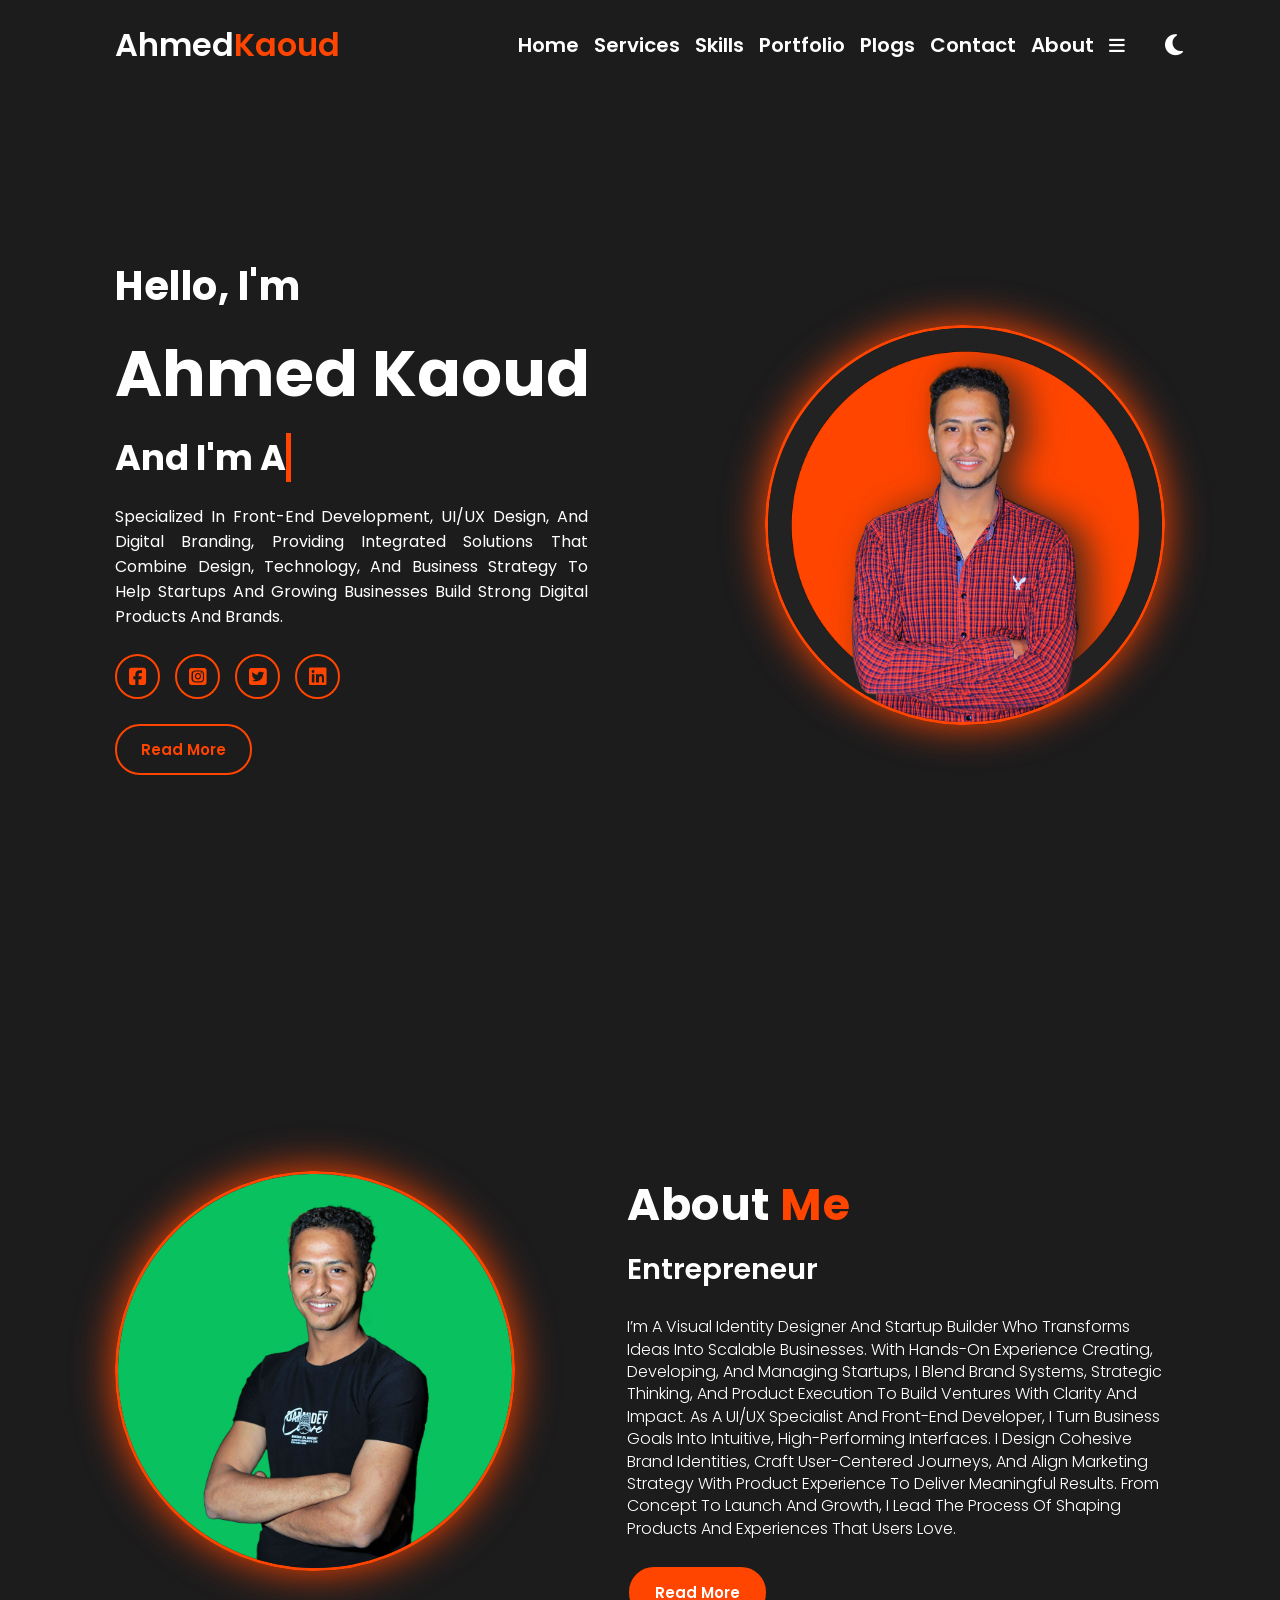
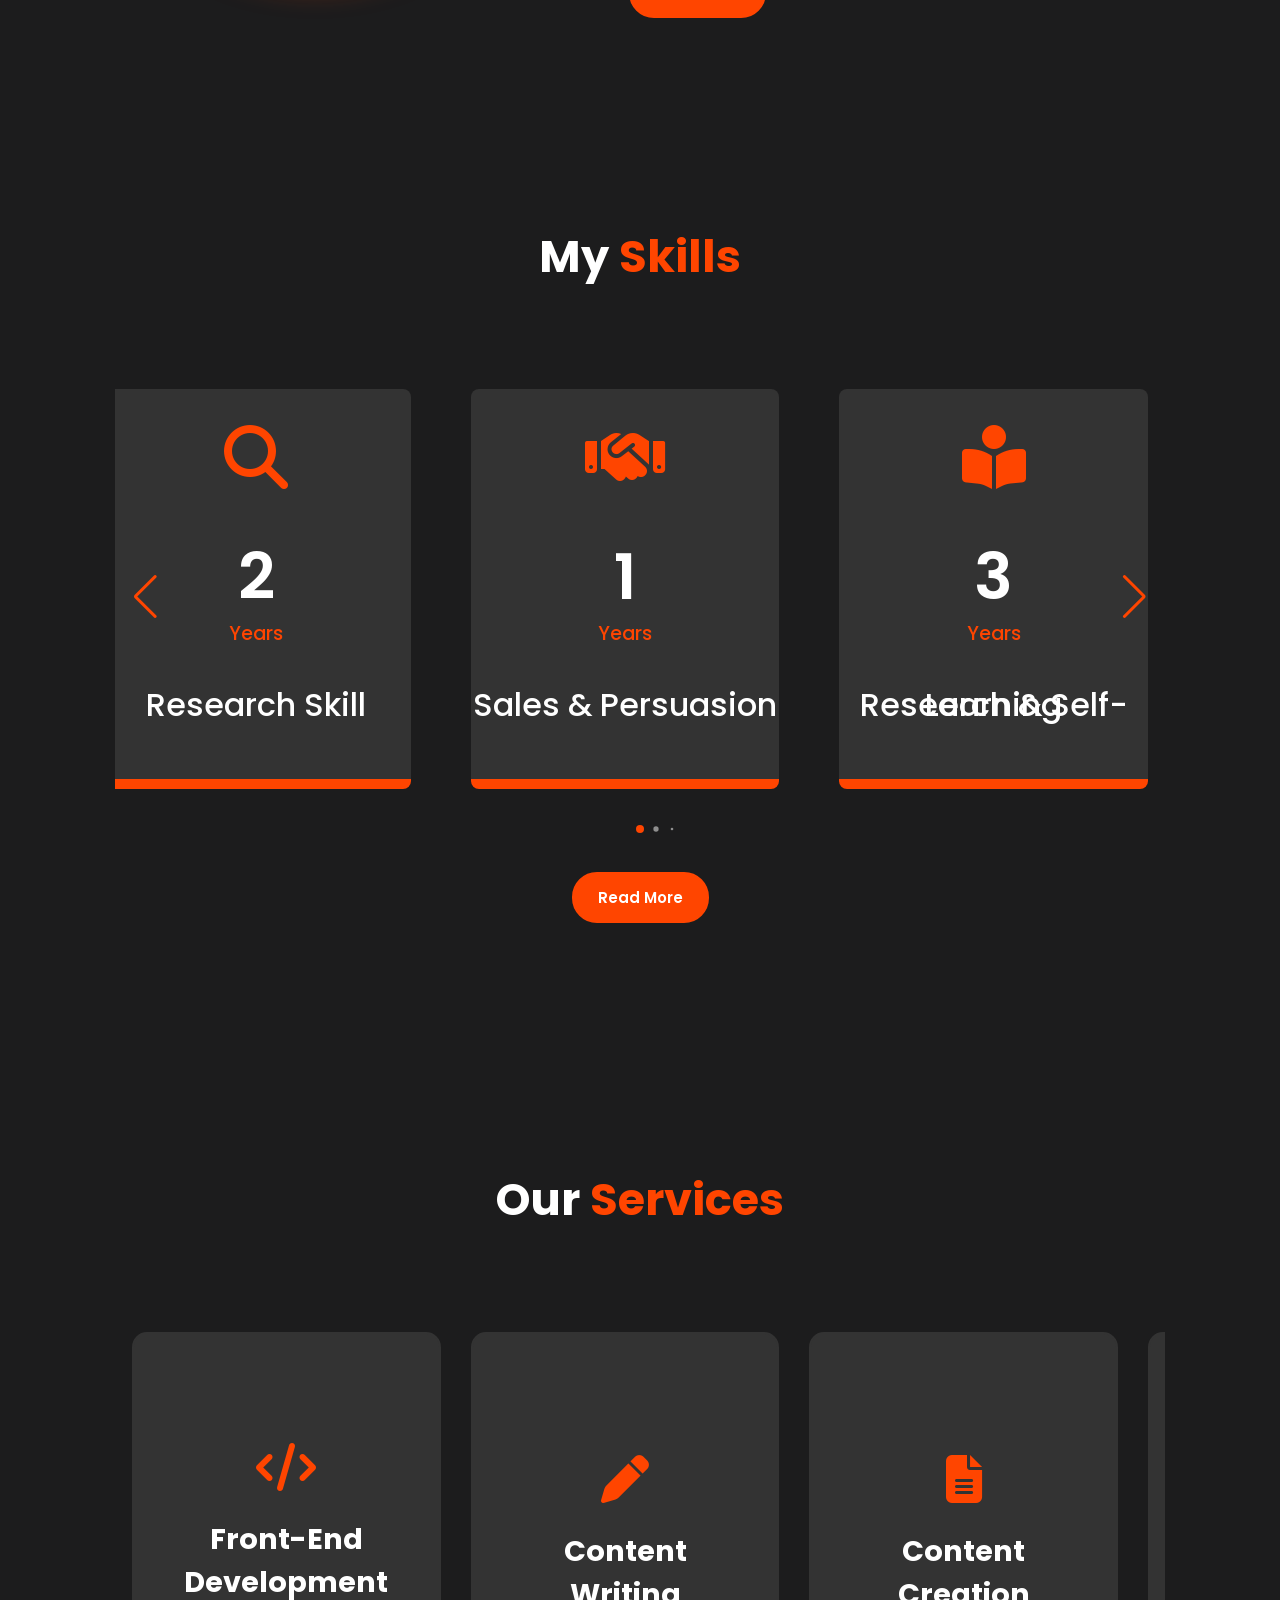
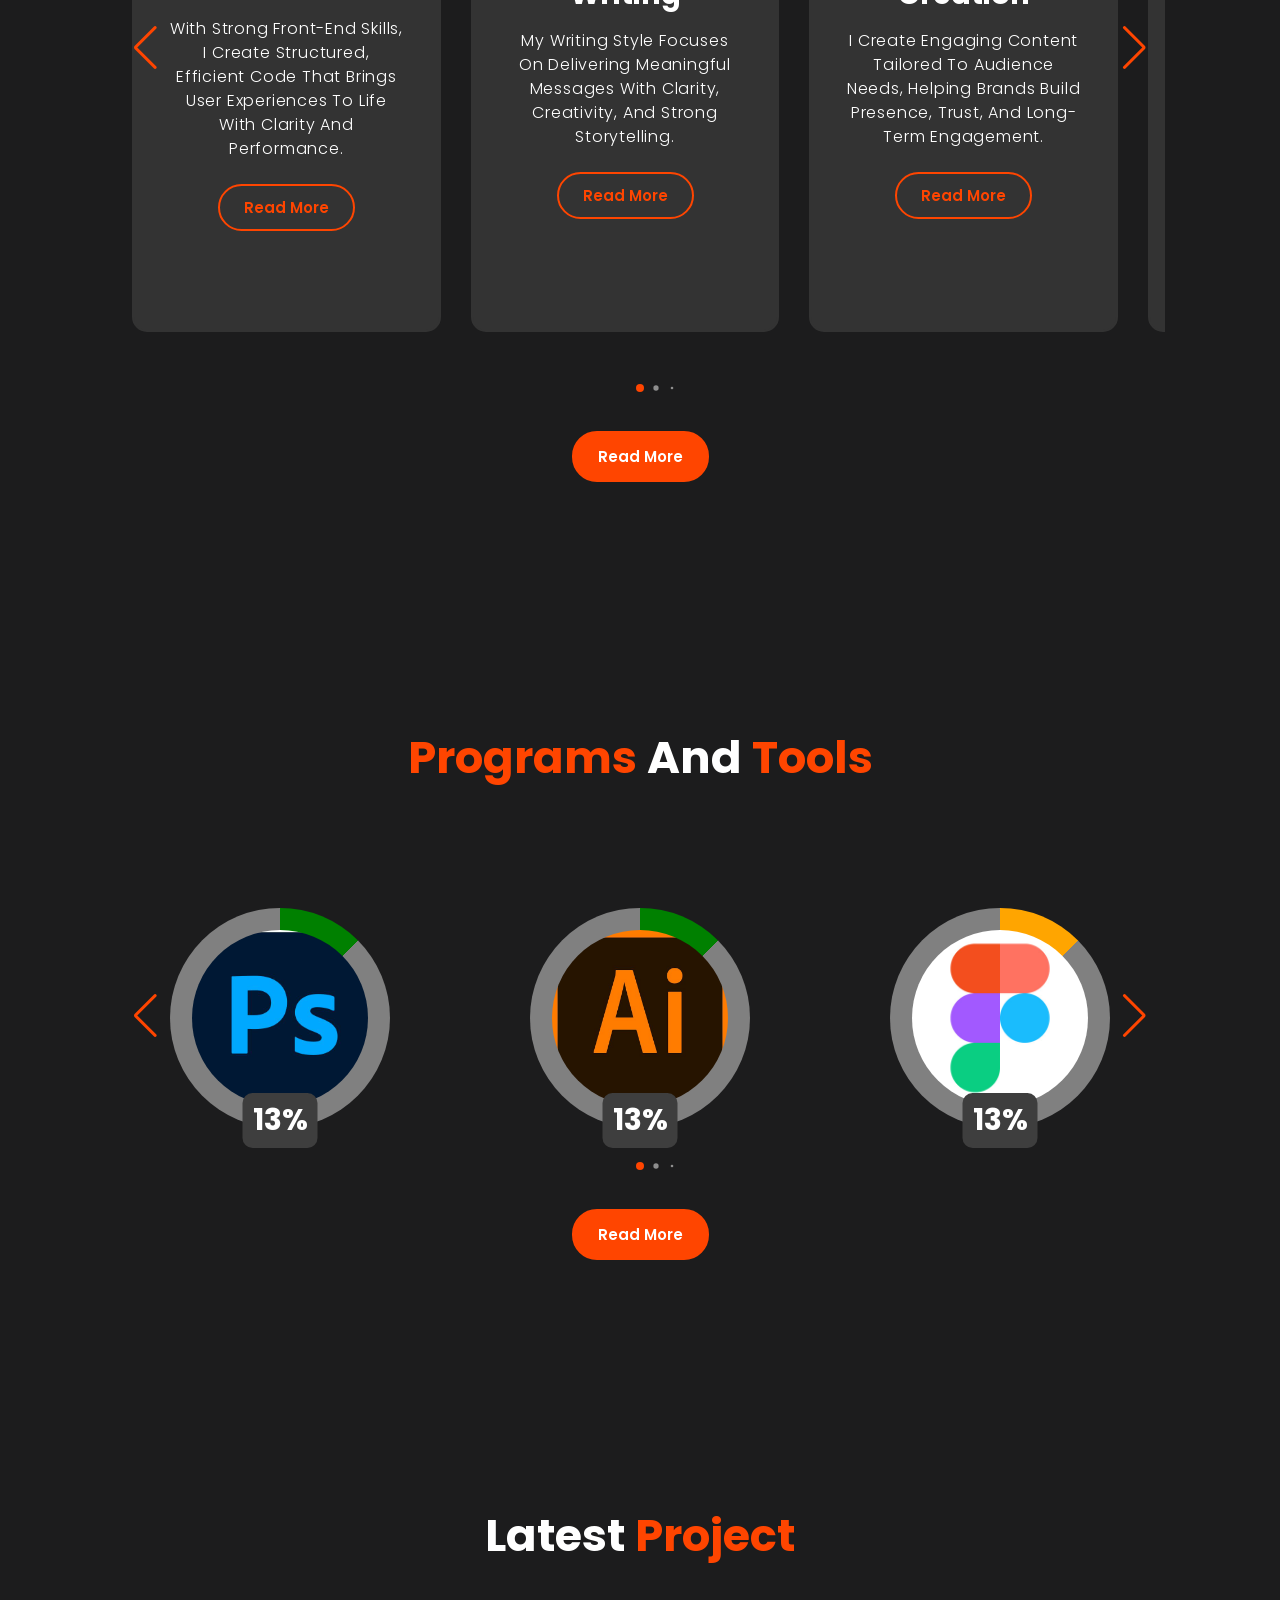
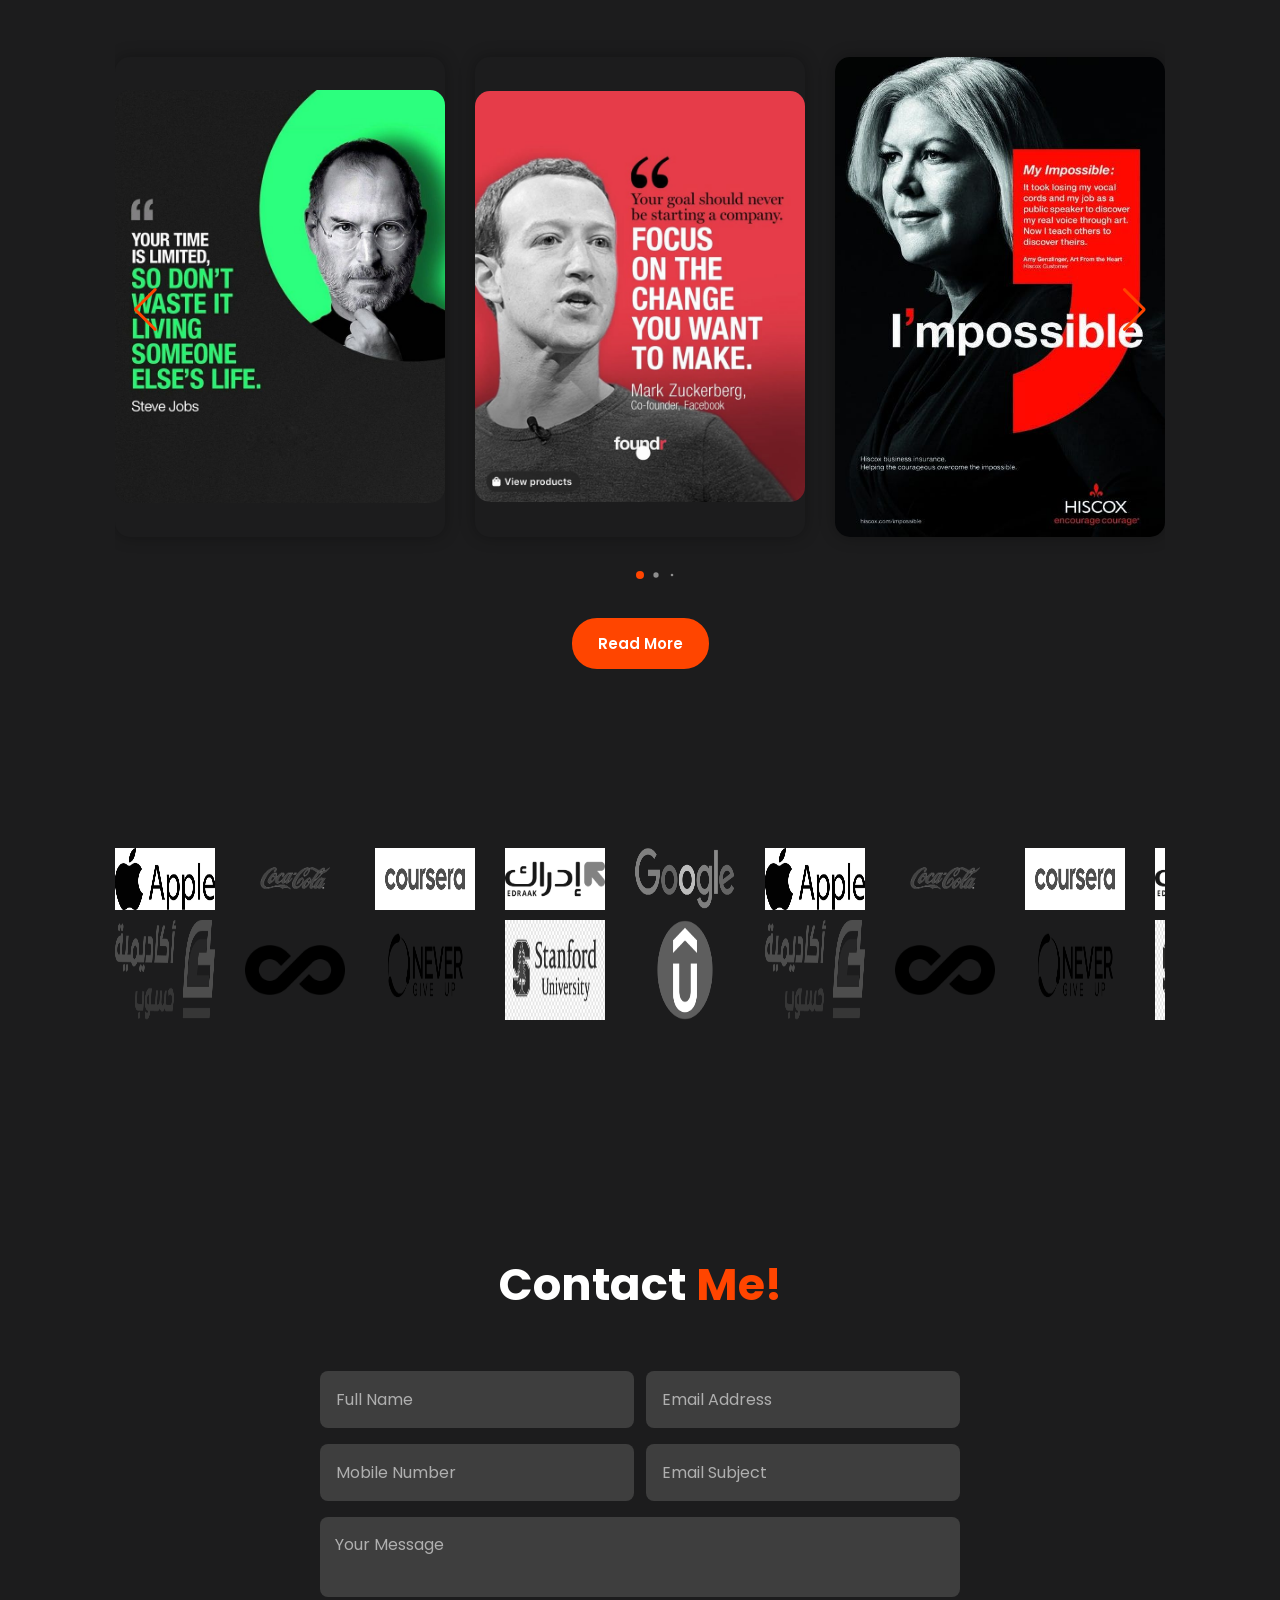
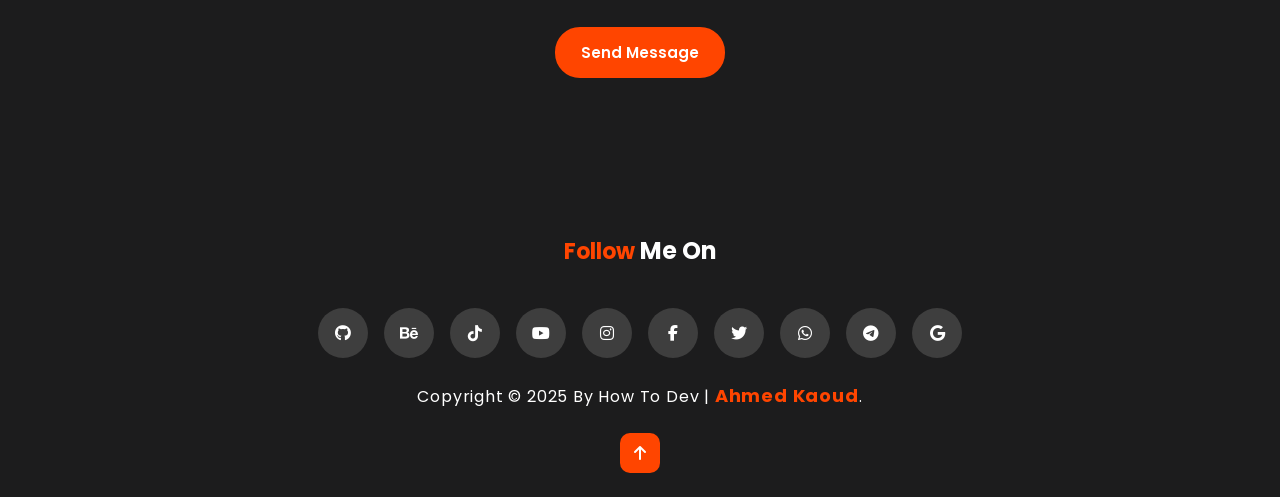
<file: index.html>
<!-- الموقع القديم -->
<!DOCTYPE html>
<html lang="en">
    <head>
        <meta charset="UTF-8">
        <meta name="viewport" content="width=device-width, initial-scale=1.0">
        <title>Ahmed Kaoud</title>
            <!-- ملف css الخاص بالثوابت -->
            <link rel="stylesheet" href="assets/css/all.css/all.css">
            <!-- ملف تنسيق skills -->
            <link rel="stylesheet" href="assets/css/lists/list_skills/style.css">
        <!-- ملف css الرئيسي -->
        <link rel="stylesheet" href="assets/css/home/home.css">
        <!-- ملف css الخاص بالسلايدر -->
        <link rel="stylesheet" href="assets/css/all.css/swiper-bundle.min.css">
        <!-- رابط مكتبة سلايدر css -->
        <link rel="stylesheet" href="https://unpkg.com/swiper/swiper-bundle.min.css" />
        <!-- رابط مكتبة الايقونات -->
        <link rel="stylesheet" href="https://cdnjs.cloudflare.com/ajax/libs/font-awesome/6.7.1/css/all.min.css" />
        <!-- ملف ايقونة الموقع التي تظهر في نافظة المتصفح -->
        <link rel="icon" href="">
        <meta name="description" content="">
        <meta name="keywords" content="">
        <meta name="robots" content="index, follow">
        <meta name="author" content="Ahmed Kaoud">
        <!-- عناصر المشاركة -->
        <meta property="og:title" content="Ahmed Kaoud">
        <meta property="og:image" content="">
        <meta property="og:image:type" content="image/png">
        <meta property="og:image:width" content="436">
        <meta property="og:image:height" content="228">
        <meta property="og:description" content="">
        <meta property="og:url" content="">
        <meta property="og:type" content="">
        <!-- Logout Modal CSS -->
        <link rel="stylesheet" href="./assets/css/logout-modal.css" />
    </head>
    <body>
        <!-- header -->
        <header>
            <div class="container">
                <nav>
                    <!-- Logo -->
                    <div class="logo">
                        <a href="#">Ahmed<span>Kaoud</span></a>
                    </div>
                    <!-- list-darkmode-menu -->
                    <div class="list-darkmode-menu">
                        <!-- list -->
                        <ul style="display:flex; align-items:center; gap:15px; list-style:none;">
                            <li><a href="index.html">Home</a></li>
                            <li><a href="list_experiences.html">Services</a></li>
                            <li><a href="list_skills.html">Skills</a></li>
                            <li class="heddin"><a href="list_work.html">Portfolio</a></li>
                            <li ><a href="blogs.html">Plogs</a></li>
                            <li class="heddin"><a href="#contact">Contact</a></li>
                            <li class="heddin"><a href="about.html">About</a></li>
                                <!-- menu screen -->
                            <div class="menu_screen">
                                <i class="fa fa-bars" aria-hidden="true" style="color: white;"></i>
                                <ul class="menu_screen_list" style="display:none;">
                                    <li><a href="#contact">Contact</a></li>
                                    <li><a href="about.html">About</a></li>
                                    <li><a href="list_work.html">Portfolio</a></li>
                                 </ul>
                             </div>
                        </ul>
                        <!-- زر الوضع -->
                        <label class="mode">
                            <input type="checkbox" checked="checked" id="darkModeButton"/>
                            <i class="fa-solid fa-sun"></i>
                            <i class="fa-solid fa-moon"></i>
                        </label>
                        <!-- زر القائمة -->
                        <button class="hamburger">
                            <div class="bar"></div>
                        </button>
                    </div>
                </nav>
            </div>
        </header>
        <!-- الواجهة الرئيسية للموقع -->
        <section id="home" class="home">
        <div class="container">
        <div class="home-info">
            <div class="left">
                <h3>hello, I'm</h3>
                <h1>Ahmed Kaoud</h1>
                <h4>And I'm a <span id="multiple"></span></h4>
                <!-- <p>Specialized in web development, graphic design, and digital marketing; creator of content, pioneer in business, and Chief Executive Officer of Duroobx Educational Academy.</p> -->
                <p>Specialized in front-end development, UI/UX design, and digital branding, providing integrated solutions that combine design, technology, and business strategy to help startups and growing businesses build strong digital products and brands.</p>
                <div class="social">
                <a target="_blank" href="https://www.facebook.com/share/15nQ9gTgBS/"><i class="fa-brands fa-square-facebook"></i></a>
                <a target="_blank" href="https://www.instagram.com/a7medka3oud?igsh=MWt4ZjdmczA4czh6ag=="><i class="fa-brands fa-square-instagram"></i></a>
                <a target="_blank" href="https://x.com/a7medka3oud?t=_A5jmuHr7HmIzL0HLKx5Rg&s=09"><i class="fa-brands fa-square-twitter"></i></a>
                <a target="_blank" href="#"><i class="fa-brands fa-linkedin"></i></a>
            </div>
             <a href="./assets/fils/my_cv.pdf" target="_blank" class="btn">
            <button>Read More</button>
            </a>       
            </div>
            <div class="right">
                <div class="profile">
                    <img src="./assets/images/about/my_image.jpg" alt="">
                </div>
            </div>
        </div>
        </div>
        </section>
        <!-- about me -->
        <section id="about" class="about">
        <div class="container">
        <d class="about-wrapper">
            <div class="about-left">
                <div class="about-img">
                    <img src="./assets/images/about/my_image2.jpg" alt="">
                </div>
            </div>
            <div class="about-right">
                <div class="about-info">
                    <h2>About <span>Me</span></h2>
                    <h3>Entrepreneur</h3>
                    <p>I’m a visual identity designer and startup builder who transforms ideas into scalable businesses. With hands-on experience creating, developing, and managing startups, I blend brand systems, strategic thinking, and product execution to build ventures with clarity and impact.
                        As a UI/UX specialist and front-end developer, I turn business goals into intuitive, high-performing interfaces. I design cohesive brand identities, craft user-centered journeys, and align marketing strategy with product experience to deliver meaningful results. From concept to launch and growth, I lead the process of shaping products and experiences that users love.</p>
                    <!-- <button class="button"><a href="about.html"></a>Read More</button> -->
                    <a href="about.html" target="_blank" id="btn">
                        <button>Read More</button>
                    </a>
                    
                </div>
            </div>
        </d>
        </div>
        </section>
        <!--my skills-->
        <section class="skills">
        <h2>my <span>skills</span></h2>
        <div class="skills-content swiper swiper-container"> <!--هنا-->
        <div class="skills-wrapper swiper-wrapper">
            <div class="skills-box swiper-slide">
                <div class="front">
                    <i class="fa-solid fa-gears"></i>
                    <div class="center-years">
                        <span class="num" data-val="3">000</span>
                        <span class="years">years</span>
                    </div>
                    <span class="text">Strategic Thinking</span>
                </div>
                <div class="back">
                    <i class="fa-solid fa-gears"></i>
                    <h3>Strategic Thinking</h3>
                    <p>Strategic Thinking enables me to analyze complex situations, anticipate future challenges, and develop clear, effective plans that drive long-term success. I use this skill to align decisions with overall goals and ensure every action contributes to sustainable growth.</p>
                </div>
            </div>
            <div class="skills-box swiper-slide">
                <div class="front">
                    <i class="fa-brands fa-black-tie"></i>
                    <div class="center-years">
                        <span class="num" data-val="3">000</span>
                        <span class="years">years</span>
                    </div>
                    <span class="text">Leadership</span>
                </div>
                <div class="back">
                    <i class="fa-brands fa-black-tie"></i>
                    <h3>Leadership</h3>
                    <p>Leadership allows me to guide teams with clarity, motivate individuals to perform at their best, and create an environment where collaboration and growth thrive. I focus on empowering others, setting clear direction, and driving projects toward successful outcomes.</p>
                </div>
            </div>
            <div class="skills-box swiper-slide">
                <div class="front">
                    <i class="fa-solid fa-circle-exclamation"></i>
                    <div class="center-years">
                        <span class="num" data-val="3">000</span>
                        <span class="years">years</span>
                    </div>
                    <span class="text">Problem Solving</span>
                </div>
                <div class="back">
                    <i class="fa-solid fa-circle-exclamation"></i>
                    <h3>Problem Solving</h3>
                    <p>Problem-solving enables me to analyze challenges from multiple perspectives, identify root causes, and develop effective solutions that improve performance and drive consistent results.</p>
                </div>
            </div>
            <div class="skills-box swiper-slide">
                <div class="front">
                    <i class="fa-solid fa-comments"></i>
                    <div class="center-years">
                        <span class="num" data-val="5">000</span>
                        <span class="years">years</span>
                    </div>
                    <span class="text">communication</span>
                </div>
                <div class="back">
                    <i class="fa-solid fa-comments"></i>
                    <h3>Communication</h3>
                    <p>With strong communication skills, I collaborate confidently, share ideas seamlessly, and create an environment where teamwork and understanding thrive.</p>
                </div>
            </div>
            <div class="skills-box swiper-slide">
                <div class="front">
                    <i class="fa-solid fa-magnifying-glass"></i>
                    <div class="center-years">
                        <span class="num" data-val="4">000</span>
                        <span class="years">years</span>
                    </div>
                    <span class="text">research skill</span>
                </div>
                <div class="back">
                    <i class="fa-solid fa-magnifying-glass"></i>
                    <h3>research skill</h3>
                    <p>مهارة في التواصل الفعال مع الفريق.</p>
                </div>
            </div>
            <div class="skills-box swiper-slide">
                <div class="front">
                    <i class="fa-solid fa-handshake"></i>
                    <div class="center-years">
                        <span class="num" data-val="3">000</span>
                        <span class="years">years</span>
                    </div>
                    <span class="text">Sales & Persuasion</span>
                </div>
                <div class="back">
                    <i class="fa-solid fa-handshake"></i>
                    <h3>Sales & Persuasion</h3>
                    <p>Sales and persuasion skills enable me to understand customer needs, communicate value effectively, and guide clients toward confident purchasing decisions that benefit both sides.</p>
                </div>
            </div>
            <div class="skills-box swiper-slide">
                <div class="front">
                    <i class="fa-solid fa-book-open-reader"></i>
                    <div class="center-years">
                        <span class="num" data-val="6">000</span>
                        <span class="years">years</span>
                    </div>
                    <span class="text">Research & Self-Learning</span>
                </div>
                <div class="back">
                    <i class="fa-solid fa-book-open-reader"></i>
                    <h3>Research & Self-Learning</h3>
                    <p>With strong research and self-learning abilities, I stay curious, seek reliable information, and continuously develop my skills to keep growing both personally and professionally.</p>
                </div>
            </div>
            <div class="skills-box  swiper-slide">
                <div class="front">
                    <i class="fa-solid fa-compass-drafting"></i>
                    <div class="center-years">
                        <span class="num" data-val="3">000</span>
                        <span class="years">years</span>
                    </div>
                    <span class="text">Design Thinking</span>
                </div>
                <div class="back">
                    <i class="fa-solid fa-compass-drafting"></i>
                    <h3>Design Thinking</h3>
                    <p>Through a Design Thinking approach, I use creative design to explore problems from multiple angles, prototype innovative ideas, and refine solutions that balance aesthetics, usability, and real-world impact.</p>
                </div>
            </div>
            <div class="skills-box swiper-slide">
                <div class="front">
                    <i class="fa-brands fa-html5"></i>
                    <div class="center-years">
                        <span class="num" data-val="2">000</span>
                        <span class="years">years</span>
                    </div>
                    <span class="text">HTML</span>
                </div>
                <div class="back">
                    <i class="fa-brands fa-html5"></i>
                    <h3>HTML</h3>
                    <p>I use HTML to build well-structured, accessible, and responsive web pages. My understanding of semantic markup helps improve usability, SEO performance, and overall front-end quality.</p>
                </div>
            </div>
            <div class="skills-box swiper-slide">
                <div class="front">
                    <i class="fa-brands fa-css3-alt"></i>
                    <div class="center-years">
                        <span class="num" data-val="2">000</span>
                        <span class="years">years</span>
                    </div>
                    <span class="text">CSS</span>
                </div>
                <div class="back">
                    <i class="fa-brands fa-css3-alt"></i>
                    <h3>CSS</h3>
                    <p>With strong CSS skills, I bring ideas to life through precise styling, smooth animations, and responsive design systems that adapt seamlessly to any screen.</p>
                </div>
            </div>
            <div class="skills-box swiper-slide">
                <div class="front">
                    <i class="fa-brands fa-react"></i>
                    <div class="center-years">
                        <span class="num" data-val="2">000</span>
                        <span class="years">years</span>
                    </div>
                    <span class="text">React</span>
                </div>
                <div class="back">
                    <i class="fa-brands fa-react"></i>
                    <h3>React</h3>
                    <p>I use React to build dynamic, scalable, and high-performance web applications. With a strong understanding of components, state management, and reusable UI structures, I deliver efficient and maintainable front-end solutions.</p>
                </div>
            </div>

            <!-- باقي الشرائح هنا -->
        </div>
            <!-- أزرار التنقل -->
            <div class="swiper-button-next">
                <i class="ri-arrow-right-s-line"></i>
            </div>
            <div class="swiper-button-prev">
                <i class="ri-arrow-left-s-line"></i>
            </div>
            <!-- نقاط التصفح -->
            <div class="swiper-pagination"></div>
        </div>
        <!-- <button>view all</button> -->
        <a href="list_skills.html" target="_blank" id="btn">
            <button>Read More</button>
        </a>
        </section>
        <!-- my services -->
        <section id="services" class="services">
        <h2>Our <span>services</span></h2>
        <div class="card_container swiper">
        <div class="services-wrapper swiper-container">    <!--هنا-->
            <div class="services-box swiper-wrapper">
            <div class="box swiper-slide">
                <div class="icon">
                    <i class="fa-solid fa-pen-fancy"></i>
                </div>
                <h3>Graphic Design</h3>
                <p>I provide creative graphic design solutions that transform ideas into visually compelling designs, helping brands communicate clearly and stand out in competitive markets.</p>

                <div class="services-btn">
                    <button onclick="window.location.href='./services/graphic_design.html'">
                    Read More
                    </button>
                </div>
            </div>
            <div class="box swiper-slide">
                <div class="icon">
                    <i class="fa-solid fa-chart-column"></i>
                </div>
                <h3>Digital Marketing</h3>
                <p>I provide creative graphic design solutions that transform ideas into visually compelling designs, helping brands communicate clearly and stand out in competitive markets.</p>
                <div class="services-btn">
                    <button>Read More</button>
                </div>
            </div>
            <div class="box swiper-slide">
                <div class="icon">
                    <i class="fa-solid fa-code"></i>
                </div>
                <h3>Front-End Development</h3>
                <p>With strong front-end skills, I create structured, efficient code that brings user experiences to life with clarity and performance.</p>
                <div class="services-btn">
                    <button>Read More</button>
                </div>
            </div>
            <div class="box swiper-slide">
                <div class="icon">
                    <i class="fa-solid fa-pen"></i>
                </div>
                <h3>Content Writing</h3>
                <p>My writing style focuses on delivering meaningful messages with clarity, creativity, and strong storytelling.</p>
                <div class="services-btn">
                    <button>Read More</button>
                </div>
            </div>
            <div class="box swiper-slide">
                <div class="icon">
                    <i class="fa-sharp fa-solid fa-file-lines"></i>
                </div>
                <h3>Content Creation</h3>
                <p>I create engaging content tailored to audience needs, helping brands build presence, trust, and long-term engagement.</p>
                <div class="services-btn">
                    <button>Read More</button>
                </div>
            </div>
            <div class="box swiper-slide">
                <div class="icon">
                    <i class="fa-solid fa-film"></i>
                </div>
                <h3>Video Editing</h3>
                <p>I edit videos with a strong focus on storytelling, pacing, and visual flow to create professional, impactful content.</p>
                <div class="services-btn">
                    <button>Read More</button>
                </div>
            </div>
            <div class="box swiper-slide">
            <div class="icon">
                <i class="fa-solid fa-earth-americas"></i>
            </div>
            <h3>Startup Creation & Development</h3>
            <p>I help entrepreneurs create and develop successful startups by transforming ideas into structured business models, building strong brand foundations, and guiding them through strategy, planning, and early-stage execution. My goal is to support scalable growth and long-term sustainability.</p>
            <div class="services-btn">
                <button>Read More</button>
            </div>
            </div>
            
            </div>
            <!-- navigation buttons -->
            <div class="swiper-button-prev">
                <i class="ri-arrow-left-s-line"></i>
            </div>
            <div class="swiper-button-next">
                <i class="ri-arrow-right-s-line"></i>
            </div>
            <!-- pagination -->
            <div class="swiper-pagination"></div>
            </div>
        </div>
        <a href="list_experiences.html" target="_blank" id="btn">
            <button>Read More</button>
        </a>
        </div>
        </section>
        <!-- tools -->
        <section class="Tools">
        <h2><span>Programs</span> And <span>Tools</span></h2>
        <!-- السلايدر -->
        <div class="swiper portfolio-wrapper swiper-container">
        <!-- العناصر البرامج والادوات -->
        <div class="swiper-wrapper">
            <!-- الشريحة الأولى -->
            <div class="swiper-slide">
                <div class="progress-circle" data-percentage="85">
                    <div class="image-container">
                        <img src="./assets/images/programs and tools/Photoshop.jpeg" alt="Photoshop">
                    </div>
                    <span class="percentage-text">0%</span>
                </div>
            </div>

            <!-- الشريحة الثانية -->
            <div class="swiper-slide">
                <div class="progress-circle" data-percentage="82">
                    <div class="image-container">
                        <img src="./assets/images/programs and tools/illustrator.jpeg" alt="illustrator">
                    </div>
                    <span class="percentage-text">0%</span>
                </div>
            </div>

            <!-- الشريحة الثالثة -->
            <div class="swiper-slide">
                <div class="progress-circle" data-percentage="75">
                    <div class="image-container">
                        <img src="./assets/images/programs and tools/Figma.jpeg" alt="Figma">
                    </div>
                    <span class="percentage-text">0%</span>
                </div>
            </div>
            <!-- الشريحة الرابعة -->
            <div class="swiper-slide">
                <div class="progress-circle" data-percentage="60">
                    <div class="image-container">
                        <img src="./assets/images/programs and tools/Git Hub.jpeg" alt="Git Hub">
                    </div>
                    <span class="percentage-text">0%</span>
                </div>
            </div>
            <!-- الشريحة الخامسة -->
            <div class="swiper-slide">
                <div class="progress-circle" data-percentage="90">
                    <div class="image-container">
                        <img src="./assets/images/programs and tools/Premiere.jpeg" alt="Notion">
                    </div>
                    <span class="percentage-text">0%</span>
                </div>
            </div>
            <!-- الشريحة السالسة -->
            <div class="swiper-slide">
                <div class="progress-circle" data-percentage="50">
                    <div class="image-container">
                        <img src="./assets/images/programs and tools/ChatGPT.jpeg" alt="Canva">
                    </div>
                    <span class="percentage-text">0%</span>
                </div>
            </div>
            <!-- الشريحة السابعة -->
            <div class="swiper-slide">
                <div class="progress-circle" data-percentage="80">
                    <div class="image-container">
                        <img src="./assets/images/programs and tools/Git.jpeg" alt="ChatGPT">
                    </div>
                    <span class="percentage-text">0%</span>
                </div>
            </div>
            <!-- الشريحة الثامنة -->
            <div class="swiper-slide">
                <div class="progress-circle" data-percentage="60">
                    <div class="image-container">
                        <img src="./assets/images/programs and tools/Canva.jpeg" alt="Git">
                    </div>
                    <span class="percentage-text">0%</span>
                </div>
            </div>
            <!-- الشريحة التاسعة -->
            <div class="swiper-slide">
                <div class="progress-circle" data-percentage="60">
                    <div class="image-container">
                        <img src="./assets/images/programs and tools/Notion.jpeg" alt="Premiere">
                    </div>
                    <span class="percentage-text">0%</span>
                </div>
            </div>
            <!-- الشريحة العاشرة -->
            <div class="swiper-slide">
                <div class="progress-circle" data-percentage="30">
                    <div class="image-container">
                        <img src="./assets/images/programs and tools/Semrush.jpeg" alt="Semrush">
                    </div>
                    <span class="percentage-text">0%</span>
                </div>
            </div>
        </div>

        <!-- Pagination -->
        <div class="swiper-pagination"></div>

        <!-- Navigation buttons -->
        <div class="swiper-button-next"></div>
        <div class="swiper-button-prev"></div>
        </div>
        <a href="list_tools.html" target="_blank" id="btn">
        <button>Read More</button>
        </a>
        </section>
        <!-- my portfolio -->
        <section id="portfolio" class="portfolio">
        <h2>latest <span>project</span></h2>
        <div class="container_portfolio swiper">
        <div class="portfolio-wrapper swiper-container"> <!-- card__content -->
            <div class="portfolio-boxes swiper-wrapper">
                <div class="portfolio-box swiper-slide"> <!--.card__article-->
                    <img src="../assets/images/my_portfolio/Steve Jobs.jpeg" alt="">
                    <div class="portfolio-info">
                        <h4>Web Design</h4>
                        <p>Lorem ipsum dolor sit amet, consectetur adipisicing elit. Rem amet quisquam explicabo praesentium corrupti esse quaerat maiores nulla sunt facilis.</p>
                        <a href="#"><i class="fa-solid fa-up-right-from-square"></i></a>
                    </div>
                </div>
                <div class="portfolio-box swiper-slide">
                    <img src="../assets/images/my_portfolio/mark.jpeg" alt="">
                    <div class="portfolio-info">
                        <h4>Web Design</h4>
                        <p>Lorem ipsum dolor sit amet, consectetur adipisicing elit. Rem amet quisquam explicabo praesentium corrupti esse quaerat maiores nulla sunt facilis.</p>
                        <a href="#"><i class="fa-solid fa-up-right-from-square"></i></a>
                    </div>
                </div>
                <div class="portfolio-box swiper-slide">
                    <img src="../assets/images/my_portfolio/women.jpeg" alt="">
                    <div class="portfolio-info">
                        <h4>Web Design</h4>
                        <p>Lorem ipsum dolor sit amet, consectetur adipisicing elit. Rem amet quisquam explicabo praesentium corrupti esse quaerat maiores nulla sunt facilis.</p>
                        <a href="#"><i class="fa-solid fa-up-right-from-square"></i></a>
                    </div>
                </div>
                <div class="portfolio-box swiper-slide">
                    <img src="../assets/images/my_portfolio/انفوجرافيك كيف تبني صورتك الذاتية؟.jpeg" alt="">
                    <div class="portfolio-info">
                        <h4>Web Design</h4>
                        <p>Lorem ipsum dolor sit amet, consectetur adipisicing elit. Rem amet quisquam explicabo praesentium corrupti esse quaerat maiores nulla sunt facilis.</p>
                        <a href="#"><i class="fa-solid fa-up-right-from-square"></i></a>
                    </div>
                </div>
                <div class="portfolio-box swiper-slide">
                    <img src="../assets/images/my_portfolio/اقتباس.jpeg" alt="">
                    <div class="portfolio-info">
                        <h4>Web Design</h4>
                        <p>Lorem ipsum dolor sit amet, consectetur adipisicing elit. Rem amet quisquam explicabo praesentium corrupti esse quaerat maiores nulla sunt facilis.</p>
                        <a href="#"><i class="fa-solid fa-up-right-from-square"></i></a>
                    </div>
                </div>
                <div class="portfolio-box swiper-slide">
                    <img src="../assets/images/my_portfolio/Post design social media.jpeg" alt="">
                    <div class="portfolio-info">
                        <h4>Web Design</h4>
                        <p>Lorem ipsum dolor sit amet, consectetur adipisicing elit. Rem amet quisquam explicabo praesentium corrupti esse quaerat maiores nulla sunt facilis.</p>
                        <a href="#"><i class="fa-solid fa-up-right-from-square"></i></a>
                    </div>
                </div>
                <div class="portfolio-box swiper-slide">
                    <img src="../assets/images/my_portfolio/post.jpeg" alt="">
                    <div class="portfolio-info">
                        <h4>Web Design</h4>
                        <p>Lorem ipsum dolor sit amet, consectetur adipisicing elit. Rem amet quisquam explicabo praesentium corrupti esse quaerat maiores nulla sunt facilis.</p>
                        <a href="#"><i class="fa-solid fa-up-right-from-square"></i></a>
                    </div>
                </div>    
            </div>
                <!-- Pagination -->
            <div class="swiper-pagination"></div>
            <!-- Navigation buttons -->
            <div class="swiper-button-next"></div>
            <div class="swiper-button-prev"></div>
        </div>
        </div>
            <!-- <div class="button">
            <input type="button" value="View All">
            </div> -->

            <a href="list_work.html" target="_blank" id="btn">
                <button>Read More</button>
            </a>

        <!-- </div> -->

        </section>
        <!-- clients -->
        <section class="logo-container">
        <div class="logo-ticker ticker-1">
        <div class="logos">
            <img src="./assets/images/clients/apple.jpg" alt="Client 1">
            <img src="./assets/images/clients/cocacola.png" alt="Client 2">
            <img src="./assets/images/clients/Coursera.png" alt="Client 3">
            <img src="./assets/images/clients/Edrak.png" alt="Client 4">
            <img src="./assets/images/clients/Google.png" alt="Client 5">


            <img src="./assets/images/clients/apple.jpg" alt="Client 1">
            <img src="./assets/images/clients/cocacola.png" alt="Client 2">
            <img src="./assets/images/clients/Coursera.png" alt="Client 3">
            <img src="./assets/images/clients/Edrak.png" alt="Client 4">
            <img src="./assets/images/clients/Google.png" alt="Client 5">
        </div>
        </div>

        <div class="logo-ticker ticker-2">
        <div class="logos">
            <img src="./assets/images/clients/HsoubAcademy.png" alt="Client 6">
            <img src="./assets/images/clients/infinity.png" alt="Client 7">
            <img src="./assets/images/clients/never.png" alt="Client 8">
            <img src="./assets/images/clients/stanford.png" alt="Client 9">
            <img src="./assets/images/clients/Udemy.png" alt="Client 10">


            <img src="./assets/images/clients/HsoubAcademy.png" alt="Client 6">
            <img src="./assets/images/clients/infinity.png" alt="Client 7">
            <img src="./assets/images/clients/never.png" alt="Client 8">
            <img src="./assets/images/clients/stanford.png" alt="Client 9">
            <img src="./assets/images/clients/Udemy.png" alt="Client 10">
        </div>
        </div>
        </section>
        <!-- customer reviews -->
        <section id="contact" class="contact">
        <div class="container">
        <h2>Contact <span>Me!</span></h2>
        <!-- فورم ارسال الرسائل -->
       <form id="contactForm" method="POST" action="/send-email">
            <div class="input-box">
                <input type="text" placeholder="Full Name" required name="name">
                <input type="email" placeholder="Email Address" required name="email">
            </div>
            <div class="input-box">
                <input type="tel" placeholder="Mobile Number" name="phone">
                <input type="text" placeholder="Email Subject" name="subject">
            </div>
            <textarea name="message" id="" placeholder="Your Message"></textarea>
            <button type="submit">Send Message</button>
        </form>
        </div>
        </section>
        <!-- scroll -->
        <div id="progress">
        <span id="progress-value">
        <i class="fa-solid fa-arrow-up"></i>
        </span>
        </div>
       <!-- footer -->
        <footer class="footer">
        <div class="container">
        <div class="footer-wrapper">
            <h2 class="footer-title"><span>follow</span> me on</h2>
            <!-- إضافة قسم أيقونات التواصل الاجتماعي -->
            <div class="social-icons">
                <a href="#" class="social-icon github" target="_blank"><i class="fab fa-github"></i></a>
                <a href="#" class="social-icon behance" target="_blank"><i class="fab fa-behance"></i></a>
                <a href="#" class="social-icon tiktok" target="_blank"><i class="fab fa-tiktok"></i></a>
                <a href="#" class="social-icon youtube" target="_blank"><i class="fab fa-youtube"></i></a>
                <a href="https://www.instagram.com/a7medka3oud?igsh=MWt4ZjdmczA4czh6ag==" class="social-icon instagram" target="_blank"><i class="fab fa-instagram"></i></a>
                <a href="https://www.facebook.com/share/15nQ9gTgBS/" class="social-icon facebook" target="_blank"><i class="fab fa-facebook-f"></i></a>
                <a href="https://x.com/a7medka3oud?t=_A5jmuHr7HmIzL0HLKx5Rg&s=09" class="social-icon twitter" target="_blank"><i class="fab fa-twitter"></i></a>
                <a href="#" class="social-icon whatsapp" target="_blank"><i class="fab fa-whatsapp"></i></a>
                <a href="#" class="social-icon telegram" target="_blank"><i class="fab fa-telegram-plane"></i></a>
                <a href="#" class="social-icon gmail" target="_blank"><i class="fab fa-google"></i></a>
            </div>
            <div class="footer-info">
                <p>Copyright &copy; 2025 by How To Dev | <span>Ahmed Kaoud</span>.</p>
            </div>
            <div class="iconTop">
                <a href="#home">
                    <i class="fa-solid fa-arrow-up"></i>
                </a>
            </div>
        </div>
        </div>
        </footer>

        <!-- ملف جافا سكريبت الاساسي -->
        <script src="assets/js/all.js/all.js"></script>
        <script src="assets/js/home.js"></script>
        <!-- ملف جافا سكريبت مكتبة سلايدر -->
        <script src="assets/js/all.js/swiper-bundle.min.js"></script>
        <!-- رابط مكتبة السلايدر رابط خارجي -->
        <script src="https://unpkg.com/swiper/swiper-bundle.min.js"></script>
        <!-- ملف جافا سكريبت للمصادقة -->
        <script src="assets/js/auth.js"></script>
        <!-- Logout Modal Script -->
        <script src="assets/js/logout-modal.js"></script>
<script>
    const seeMoreBtn = document.getElementById("seeMoreBtn");
    const seeMoreMenu = document.getElementById("seeMoreMenu");

    seeMoreBtn.addEventListener("click", (e)=>{
        e.preventDefault();
        seeMoreMenu.style.display =
            seeMoreMenu.style.display === "flex" ? "none" : "flex";
    });

    // إغلاق عند الضغط خارج القائمة
    document.addEventListener("click",(e)=>{
        if(!seeMoreBtn.contains(e.target) && !seeMoreMenu.contains(e.target)){
            seeMoreMenu.style.display = "none";
        }
    });



    //



    
</script>

<script>
    document.addEventListener("DOMContentLoaded", function () {
        // Delay to ensure auth.js elements are present before we manipulate them
        setTimeout(() => {
            const menuScreenList = document.querySelector(".menu_screen_list");
            const mobileMenuUl = document.querySelector(".list-darkmode-menu ul");
            
            function updateMenuLinks() {
                const isDesktop = window.innerWidth >= 992;
                const token = localStorage.getItem("token");
                const user = JSON.parse(localStorage.getItem("user") || "null");

                // 1. Hide auth.js generated elements (we manage auth links manually now for both views)
                const authJsElements = document.querySelectorAll("header nav .user-info, header nav .login-link");
                authJsElements.forEach(el => el.style.display = "none");

                // 2. Clear OUR previously injected links to prevent duplication
                document.querySelectorAll(".dynamic-auth-link").forEach(el => el.remove());

                const defaultImg = "https://res.cloudinary.com/ddqlt5oqu/image/upload/v1764967019/default_pi1ur8.webp";
                const imgSrc = (user && user.image) ? user.image : defaultImg;
                
                let html = "";
                
                if (isDesktop) {
                    // --- DESKTOP VIEW (>= 992px) ---
                    // Inject into .menu_screen_list
                    
                    if (token) {
                        html += `
                            <li class="dynamic-auth-link" style="display:flex; align-items:center; gap:10px;">
                                <img src="${imgSrc}" alt="Profile" style="width:30px; height:30px; border-radius:50%; object-fit:cover; border:2px solid var(--color);">
                                <a href="profile.html">Profile</a>
                            </li>
                            <li class="dynamic-auth-link"><a href="#" id="desktop-logout">Logout</a></li>
                        `;
                    } else {
                        html += `<li class="dynamic-auth-link"><a href="login.html">Login</a></li>`;
                    }
                    
                    if (menuScreenList) {
                        menuScreenList.insertAdjacentHTML('beforeend', html);
                    }
                    
                    if (token) {
                        document.getElementById("desktop-logout")?.addEventListener("click", handleLogout);
                    }

                } else {
                    // --- MOBILE VIEW (< 992px) ---
                    // Inject into .list-darkmode-menu ul (the active slide menu)
                    
                    if (token) {
                         // Using inline flex to align image and text nicely in the mobile list
                        html += `
                            <li class="dynamic-auth-link mobile-link" style="display:flex; align-items:center; gap:10px; margin-top: 10px;">
                                <img src="${imgSrc}" alt="Profile" style="width:30px; height:30px; border-radius:50%; object-fit:cover; border:2px solid var(--color);">
                                <a href="profile.html">Profile</a>
                            </li>
                            <li class="dynamic-auth-link mobile-link"><a href="#" id="mobile-logout">Logout</a></li>
                        `;
                    } else {
                        html += `<li class="dynamic-auth-link mobile-link"><a href="login.html">Login</a></li>`;
                    }

                    if (mobileMenuUl) {
                        mobileMenuUl.insertAdjacentHTML('beforeend', html);
                    }

                    if (token) {
                        document.getElementById("mobile-logout")?.addEventListener("click", handleLogout);
                    }
                }
            }

            function handleLogout(e) {
                e.preventDefault();
                localStorage.removeItem("token");
                localStorage.removeItem("user");
                window.location.href = "index.html";
            }

            // Initial Run
            updateMenuLinks();

            // Resize Listener
            window.addEventListener("resize", updateMenuLinks);
            
        }, 100); // 100ms delay to be safe
    });
</script>
    </body>
</html>
</file>
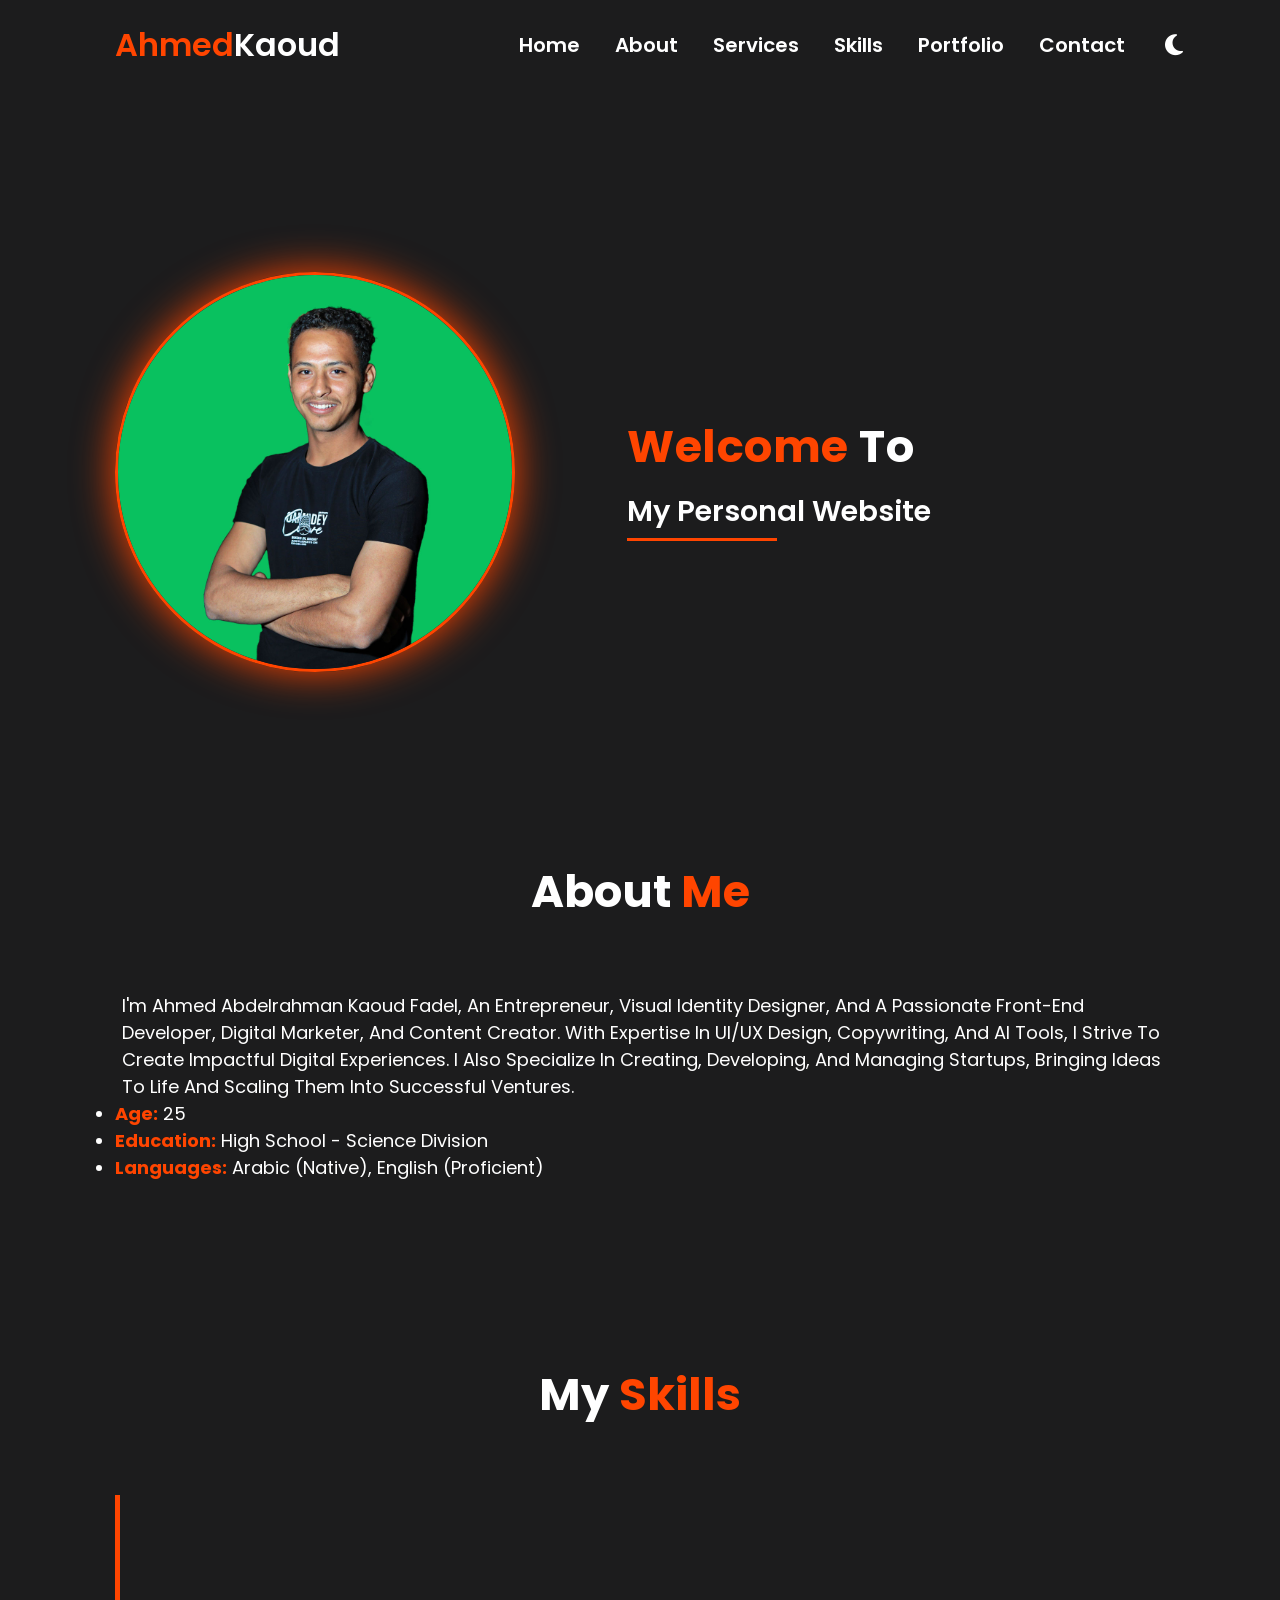
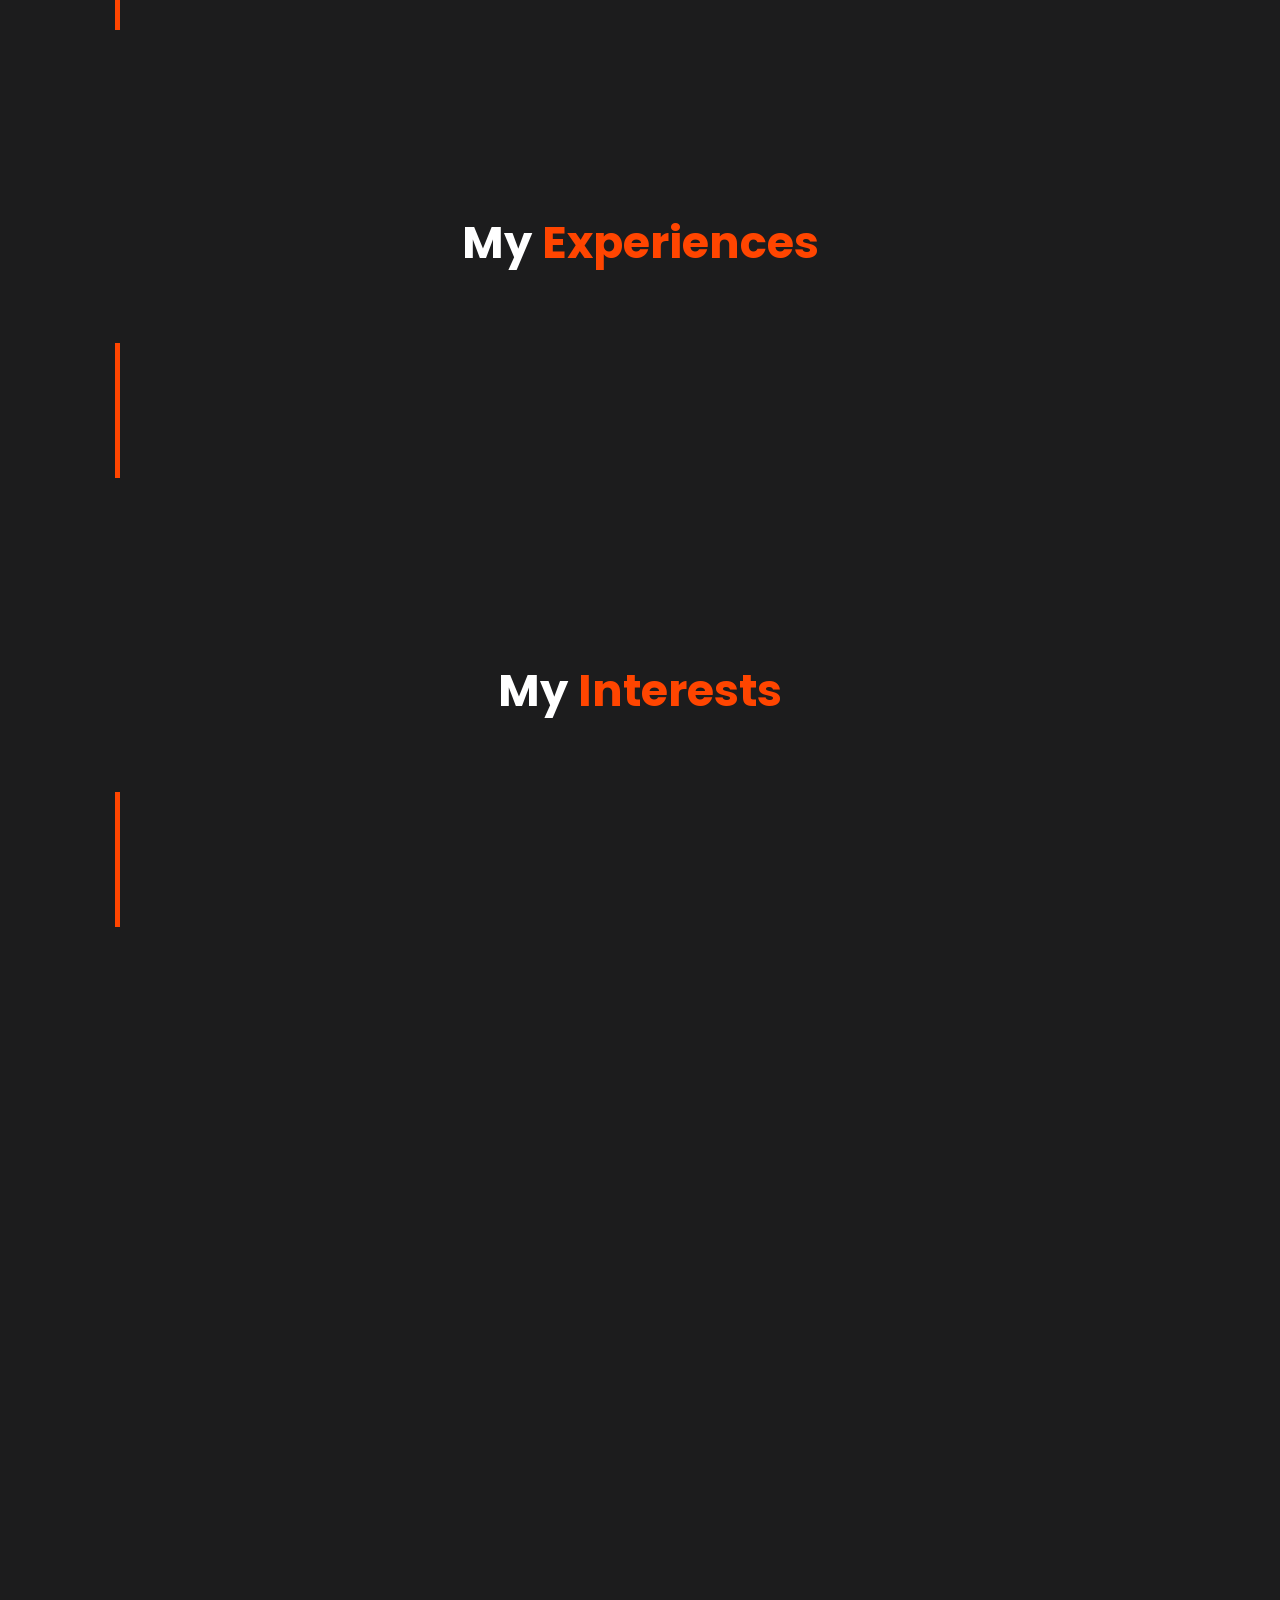
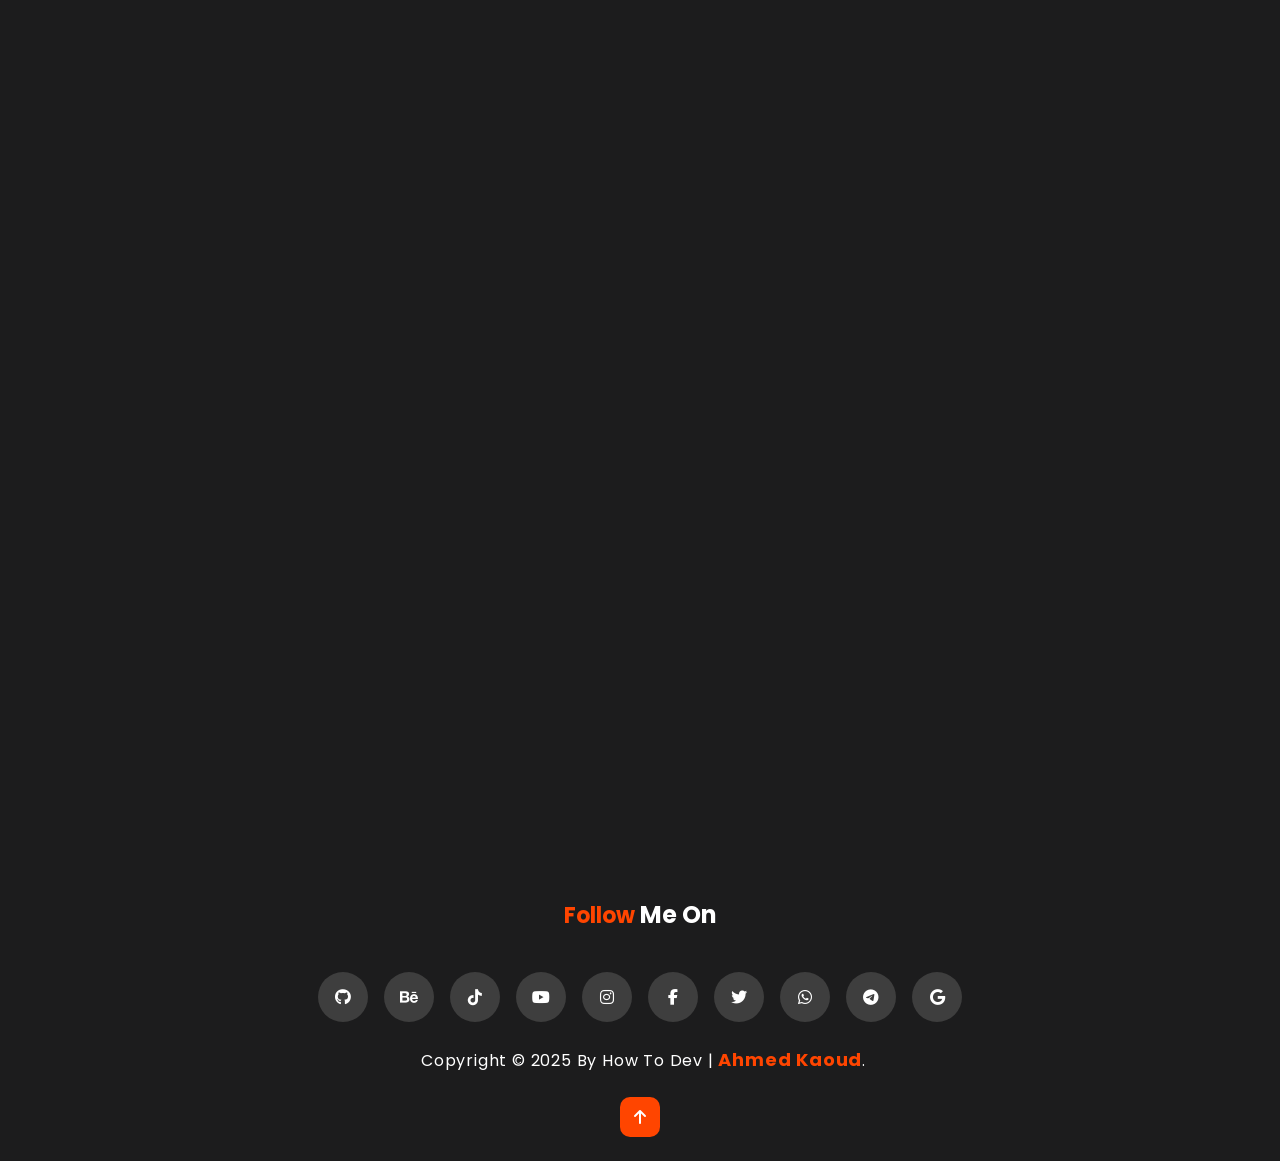
<file: about.html>
<!DOCTYPE html>
<html lang="en">
    <head>
        <meta charset="UTF-8">
        <meta name="viewport" content="width=device-width, initial-scale=1.0">
        <title>Ahmed Kaoud</title>
        <!-- ملف css الخاص بالثوابت -->
        <link rel="stylesheet" href="assets/css/all.css/all.css">
        <!-- ملف css الرئيسي -->
        <link rel="stylesheet" href="assets/css/about/about.css">
        <meta name="description" content="">
        <meta name="keywords" content="">
        <meta name="robots" content="index, follow">
        <meta name="author" content="Ahmed Kaoud">
        <link rel="stylesheet" href="https://cdnjs.cloudflare.com/ajax/libs/font-awesome/6.7.1/css/all.min.css" />
        <!-- عناصر المشاركة -->
        <meta property="og:title" content="Ahmed Kaoud">
        <meta property="og:image" content="">
        <meta property="og:image:type" content="image/png">
        <meta property="og:image:width" content="436">
        <meta property="og:image:height" content="228">
        <meta property="og:description" content="">
        <meta property="og:url" content="">
        <meta property="og:type" content="">
    </head>
    <body>
        <header>
            <div class="container">
                <nav>
                    <!-- Logo -->
                    <div class="logo">
                        <a href="#"><span>Ahmed</span>Kaoud</a>
                    </div>
                    <!-- حاوية القائمة والوصع -->
                    <div class="list-darkmode-menu">
                        <!-- القائمة -->
                        <ul>
                            <li><a href="index.html">Home</a></li>
                            <li><a href="about.html">About</a></li>
                            <li><a href="list_experiences.html">Services</a></li>
                            <li><a href="list_skills.html">skills</a></li>
                            <li><a href="list_work.html">Portfolio</a></li>
                            <li><a href="index.html#contact">Contact</a></li>
                        </ul>
                        <!-- زر الوضع -->
                        <label class="mode">
                            <input type="checkbox" checked="checked" id="darkModeButton"/>
                            <i class="fa-solid fa-sun"></i>
                            <i class="fa-solid fa-moon"></i>
                        </label>
                        <!-- زر القائمة -->
                        <button class="hamburger">
                            <div class="bar"></div>
                        </button>
                    </div>
                </nav>
            </div>
        </header>
        <section id="about" class="about">
            <div class="container">
                <div class="about-wrapper">
                    <div class="about-left">
                        <div class="about-img">
                            <img src="./assets/images/about/my_image2.jpg" alt="My Picture">
                        </div>
                    </div>
                    <div class="about-right">
                        <div class="about-info">
                            <h2><span>Welcome</span> to</h2>
                            <h3>My Personal Website</h3>
                            <div class="border-left"></div>
                            <p class="typing-text">I am a visual identity designer and brand specialist, marketing strategist, UI/UX designer, and front-end expert — crafting cohesive brands and intuitive digital experiences with impact.</p>
                        </div>
                    </div>
                    
                </div>
            </div>
        </section>
        <section class="about-me fade-slide-up" data-delay="300">
            <h2>About <span>Me</span></h2>
            <div class="content fade-slide-up" data-delay="400">
                <p>I'm Ahmed Abdelrahman Kaoud Fadel, an Entrepreneur, Visual Identity Designer, and a passionate Front-End Developer, Digital Marketer, and Content Creator. With expertise in UI/UX Design, Copywriting, and AI tools, I strive to create impactful digital experiences. I also specialize in creating, developing, and managing startups, bringing ideas to life and scaling them into successful ventures.</p>
                <ul class="fade-slide-up" data-delay="500">
                    <li><strong>Age:</strong> 25</li>
                    <li><strong>Education:</strong> High School - Science Division</li>
                    <li><strong>Languages:</strong> Arabic (Native), English (Proficient)</li>
                </ul>
            </div>
        </section>
        <section class="skills">
            <h2 class="fade-slide-up">My <span>Skills</span></h2>
        <div class="border-animation">
            <p>Art Director</p>
            <p>Digital Marketing & Media Buying</p>
            <p>Copywriting & Content Creation</p>
            <p>UI/UX Design</p>
            <p>HTML, CSS, JavaScript</p>
        </div>
        </section>
        <section class="experience">
            <h2 class="fade-slide-up">My <span>Experiences</span></h2>
        <div class="border-animation">
            <p>Startup Founder</p>
            <p>Graphic Designer</p>
            <p>Front-End Developer</p>
            <p>AI Tools Expert</p>
            <p>Digital Marketer & Account Manager</p>
        </div>
        </section>
        <section class="interests">
            <h2 class="fade-slide-up">My <span>Interests</span></h2>
        <div class="border-animation">
            <p>Traveling & Exploration</p>
            <p>Education & Learning</p>
            <p>Business Management</p>
            <p>Investing & Entrepreneurship</p>
            <p>Conducting Educational Seminars</p>
        </div>
        </section>
        <!-- <section class="interests">
            <h2 class="fade-slide-up">My <span>Interests</span></h2>
        <div class="border-animation">
            <p>Traveling & Exploration</p>
            <p>Education & Learning</p>
            <p>Business Management</p>
            <p>Investing & Entrepreneurship</p>
            <p>Conducting Educational Seminars</p>
        </div>
        </section> -->
        <section class="certificates fade-slide-up" data-delay="1200">
            <h2>My <span>Certificates</span></h2>
            <div class="certificate-gallery fade-slide-up" data-delay="1300">
                <img src="./assets/images/about/yyy.jpeg" alt="Google Digital Marketing Certificate">
                <img src="./assets/images/about/yyy.jpeg" alt="Google Digital Marketing Certificate">
                <img src="./assets/images/about/yyy.jpeg" alt="Google Digital Marketing Certificate">
                <img src="./assets/images/about/yyy.jpeg" alt="Google Digital Marketing Certificate">
                <img src="./assets/images/about/yyy.jpeg" alt="Google Digital Marketing Certificate">
                <img src="./assets/images/about/yyy.jpeg" alt="Google Digital Marketing Certificate">
                <img src="./assets/images/about/yyy.jpeg" alt="Google Digital Marketing Certificate">
                <img src="./assets/images/about/yyy.jpeg" alt="Google Digital Marketing Certificate">
            </div>
        </section>
        <section class="contact fade-slide-up" data-delay="1400">
            <h2>my<span> cv</span></h2>
            <div class="cv fade-slide-up" data-delay="1500">
                <div>
                    <a href="cv.pdf " download id="btn">
                        <button>Download My CV</button>
                    </a>
                </div>
                <div>
                    <a href="index.html#contact" download id="btn">
                        <button>contact me</button>
                    </a>
                </div>
            </div>
            <p id="p">Feel free to reach out for collaborations, inquiries, or opportunities.</p>
        </section>
        <!-- scroll -->
        <div id="progress">
        <span id="progress-value">
            <i class="fa-solid fa-arrow-up"></i>
        </span>
        </div>
        <!--footer-->
        <footer class="footer">
            <div class="container">
                <div class="footer-wrapper">
                    <h2 class="footer-title"><span>follow</span> me on</h2>
                    <!-- إضافة قسم أيقونات التواصل الاجتماعي -->
                    <div class="social-icons">
                        <a href="#" class="social-icon github" target="_blank"><i class="fab fa-github"></i></a>
                        <a href="#" class="social-icon behance" target="_blank"><i class="fab fa-behance"></i></a>
                        <a href="#" class="social-icon tiktok" target="_blank"><i class="fab fa-tiktok"></i></a>
                        <a href="#" class="social-icon youtube" target="_blank"><i class="fab fa-youtube"></i></a>
                        <a href="#" class="social-icon instagram" target="_blank"><i class="fab fa-instagram"></i></a>
                        <a href="#" class="social-icon facebook" target="_blank"><i class="fab fa-facebook-f"></i></a>
                        <a href="#" class="social-icon twitter" target="_blank"><i class="fab fa-twitter"></i></a>
                        <a href="#" class="social-icon whatsapp" target="_blank"><i class="fab fa-whatsapp"></i></a>
                        <a href="#" class="social-icon telegram" target="_blank"><i class="fab fa-telegram-plane"></i></a>
                        <a href="#" class="social-icon gmail" target="_blank"><i class="fab fa-google"></i></a>
                    </div>
                    <div class="footer-info">
                        <p>Copyright &copy; 2025 by How To Dev | <span>Ahmed Kaoud</span>.</p>
                    </div>
                    <div class="iconTop">
                        <a href="#about">
                            <i class="fa-solid fa-arrow-up"></i>
                        </a>
                    </div>
                </div>
            </div>
        </footer>
        <!-- ملف جافا سكريبت الخاص بالثوابت  -->
        <script src="assets/js/all.js/all.js"></script>
        <!-- ملف جافا سكريبت الاساسي -->
        <script src="assets/js/about.js"></script>
        <!-- ملف جافا سكريبت الخاص بالسلار اليدوي -->
        <!-- <script src="../assets/js/slider/slider.js"></script> -->
        <!-- ملف جافا سكريبت الربط -->
        <!-- <script src="../assets/js/slider/swiper-bundle.min.js"></script> -->
    </body>
</html>
</file>
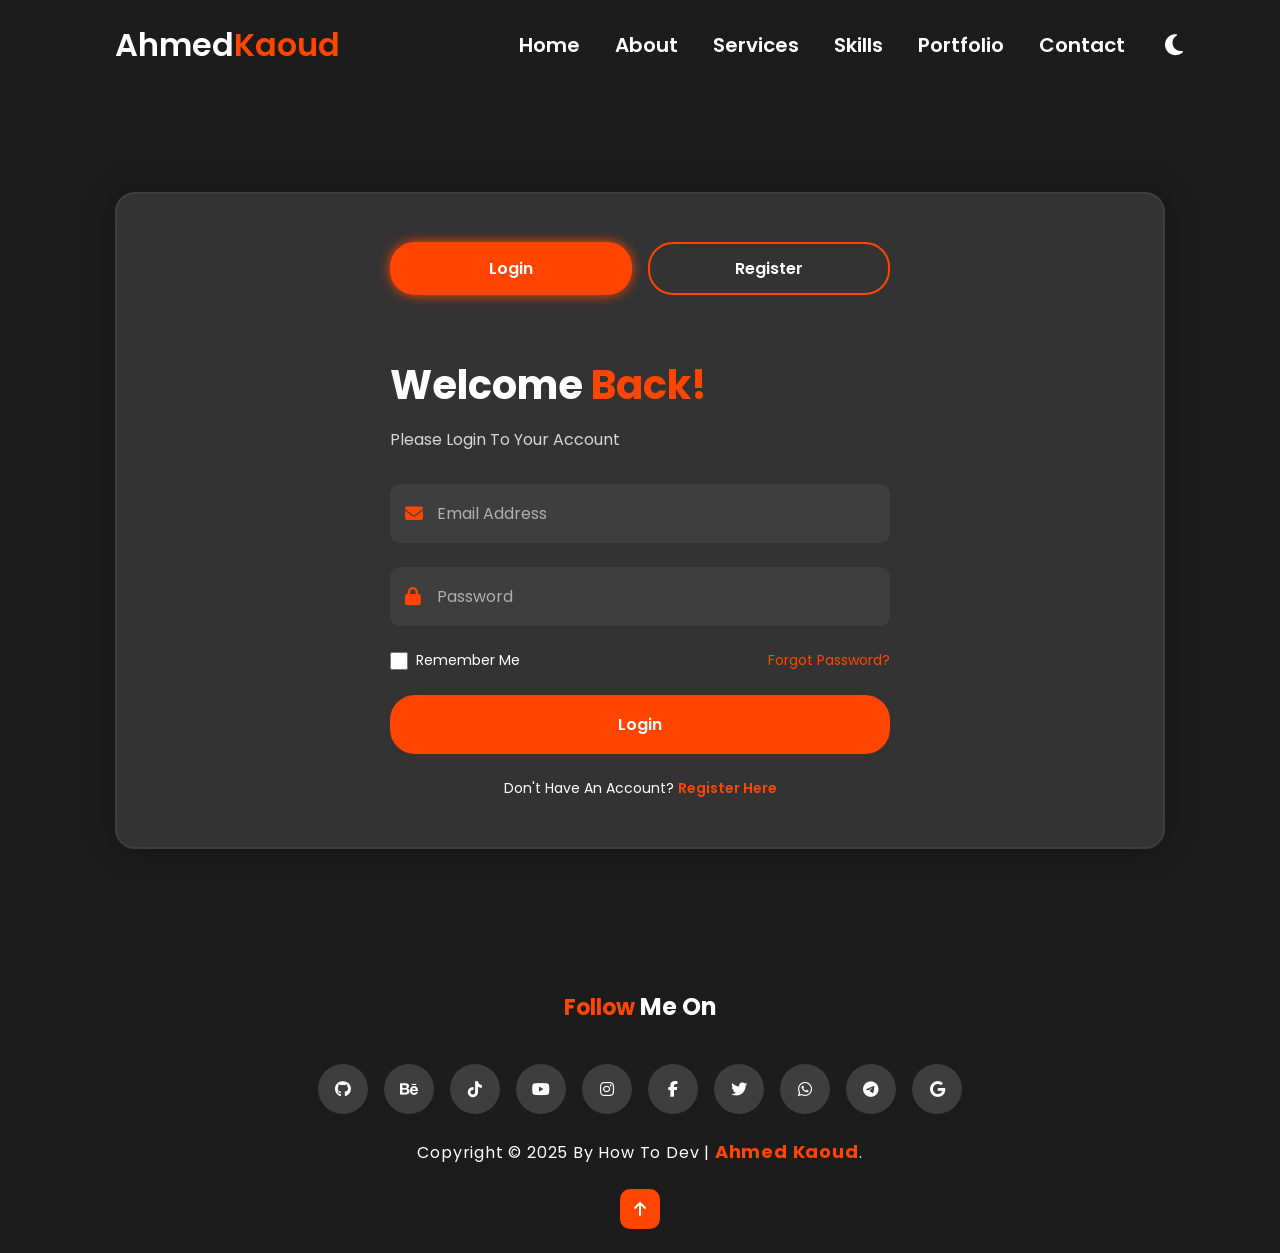
<file: blog-details.html>
<!DOCTYPE html>
<html lang="en">
  <head>
    <meta charset="UTF-8" />
    <meta name="viewport" content="width=device-width, initial-scale=1.0" />
    <title>Blog Details | Ahmed Kaoud</title>
    <!-- Main Site CSS -->
    <link rel="stylesheet" href="assets/css/all.css/all.css" />
    <link rel="stylesheet" href="assets/css/home/home.css" />
    <!-- Blog Details Specific CSS -->
    <link rel="stylesheet" href="assets/css/blog-details.css" />
    <!-- Font Awesome -->
    <link
      rel="stylesheet"
      href="https://cdnjs.cloudflare.com/ajax/libs/font-awesome/6.7.1/css/all.min.css"
    />
  </head>
  <body>
    <header>
      <div class="container">
        <nav>
          <div class="logo">
            <a href="index.html">Ahmed<span>Kaoud</span></a>
          </div>
          <div class="list-darkmode-menu">
            <ul>
              <li><a href="index.html">Home</a></li>
              <li><a href="blogs.html">Blogs</a></li>
            </ul>
            <label class="mode">
              <input type="checkbox" id="darkModeButton" />
              <i class="fa-solid fa-sun"></i>
              <i class="fa-solid fa-moon"></i>
            </label>
          </div>
        </nav>
      </div>
    </header>

    <section class="blog-details-section">
      <div class="container">
        <div class="details-wrapper">
          <button id="back-btn" class="back-btn">
            <i class="fa-solid fa-arrow-left"></i> Back to Blogs
          </button>

          <div id="blog-content" class="blog-content hidden">
            <h1 id="blog-title"></h1>
            <div class="blog-meta">
              <span id="blog-date"></span>
            </div>

            <div class="blog-image-container">
              <img id="blog-image" src="" alt="Blog Image" />
            </div>

            <div class="blog-description">
              <p id="blog-description-text"></p>
            </div>

            <div class="blog-author">
              <p>Written by: <span id="blog-footer"></span></p>
            </div>
          </div>

          <div id="loading" class="loading">Loading details...</div>
        </div>
      </div>
    </section>

    <!-- Footer -->
    <footer class="footer">
      <div class="container">
        <div class="footer-wrapper">
          <p>Copyright &copy; 2025 by How To Dev | <span>Ahmed Kaoud</span>.</p>
        </div>
      </div>
    </footer>

    <script src="assets/js/blog-details.js"></script>
  </body>
</html>
</file>
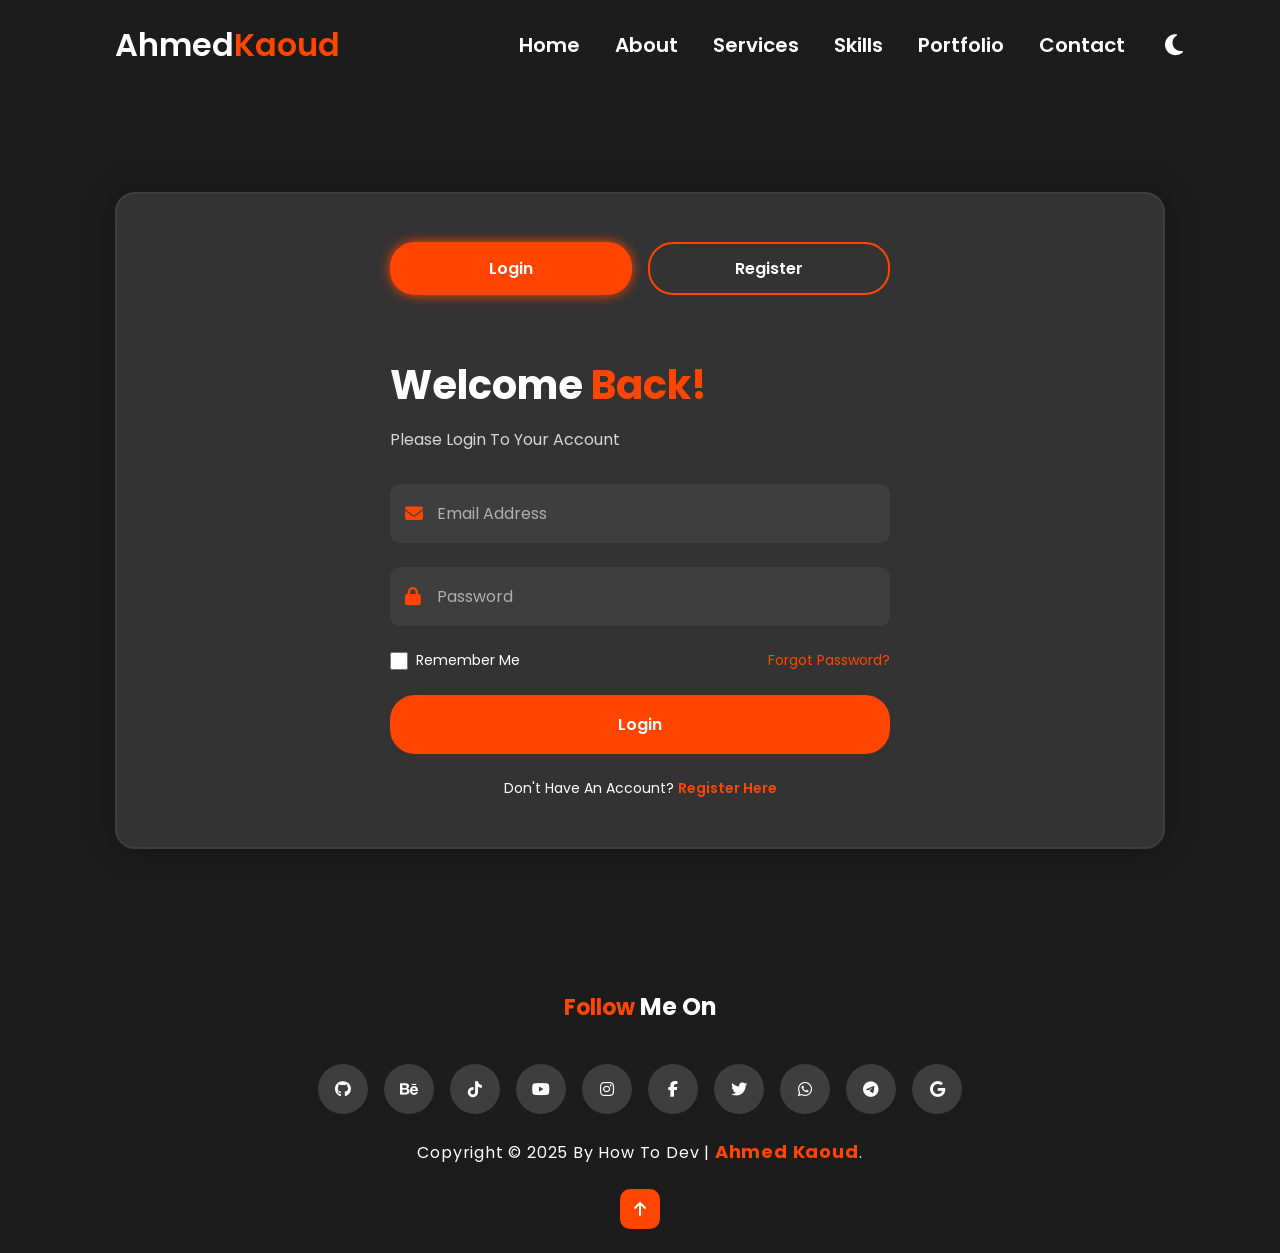
<file: blogs.html>
<!DOCTYPE html>
<html lang="en">
  <head>
    <meta charset="UTF-8" />
    <meta name="viewport" content="width=device-width, initial-scale=1.0" />
    <title>Blogs | Ahmed Kaoud</title>
    <!-- Main Site CSS -->
    <link rel="stylesheet" href="assets/css/all.css/all.css" />
    <link rel="stylesheet" href="assets/css/home/home.css" />
    <!-- Blogs Specific CSS -->
    <link rel="stylesheet" href="assets/css/blogs.css" />
    <!-- Font Awesome -->
    <link
      rel="stylesheet"
      href="https://cdnjs.cloudflare.com/ajax/libs/font-awesome/6.7.1/css/all.min.css"
    />
  </head>
  <body>
    <header>
      <div class="container">
        <nav>
          <div class="logo">
            <a href="index.html">Ahmed<span>Kaoud</span></a>
          </div>
          <div class="list-darkmode-menu">
            <ul>
              <li><a href="index.html">Home</a></li>
              <li><a href="blogs.html" class="active">Blogs</a></li>
            </ul>
            <label class="mode">
              <input type="checkbox" id="darkModeButton" />
              <i class="fa-solid fa-sun"></i>
              <i class="fa-solid fa-moon"></i>
            </label>
          </div>
        </nav>
      </div>
    </header>

    <section class="blogs-section">
      <div class="container">
        <h2>Latest <span>Blogs</span></h2>
        <div id="blogs-container" class="blogs-grid">
          <!-- Blogs will be loaded here -->
          <div class="loading">Loading blogs...</div>
        </div>
      </div>
    </section>

    <!-- Footer -->
    <footer class="footer">
      <div class="container">
        <div class="footer-wrapper">
          <p>Copyright &copy; 2025 by How To Dev | <span>Ahmed Kaoud</span>.</p>
        </div>
      </div>
    </footer>

    <script src="assets/js/blogs.js"></script>
    <!-- Auth Script for consistency if needed, but we'll handle auth in blogs.js as requested -->
  </body>
</html>
</file>
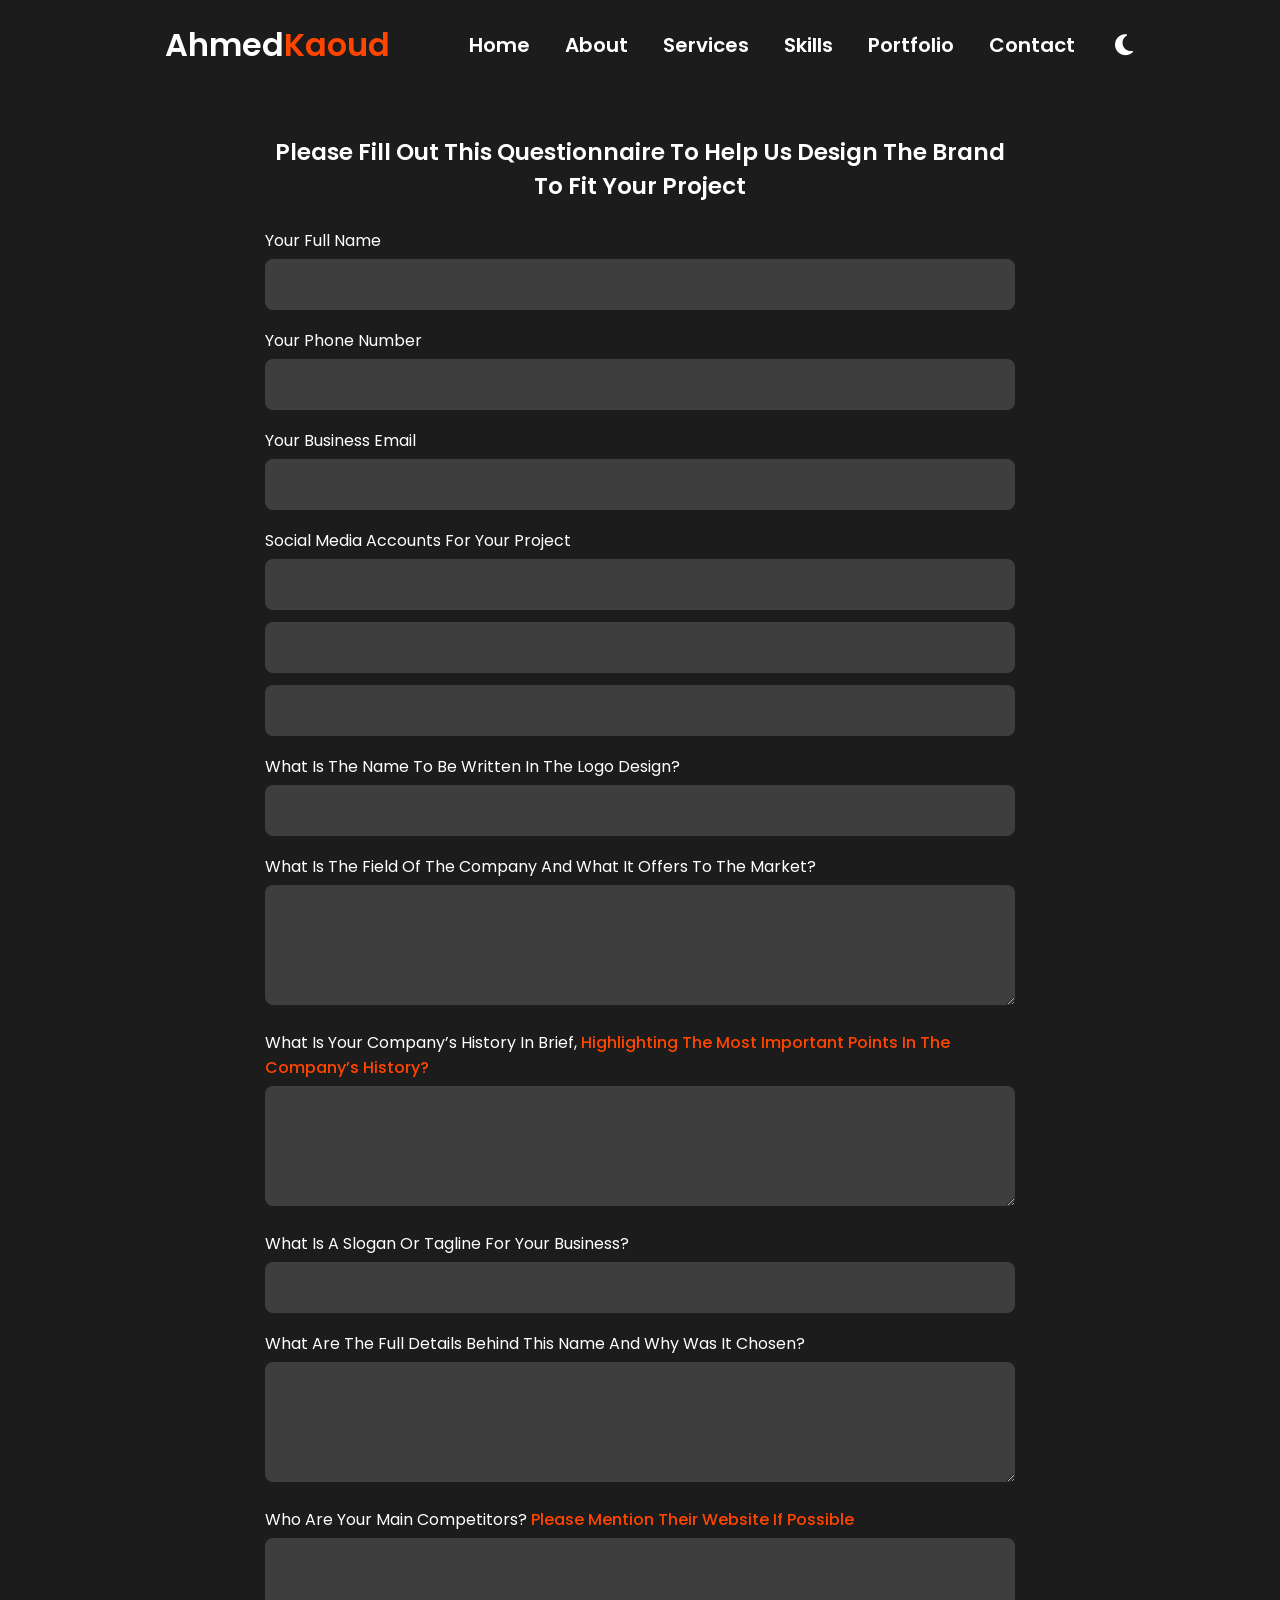
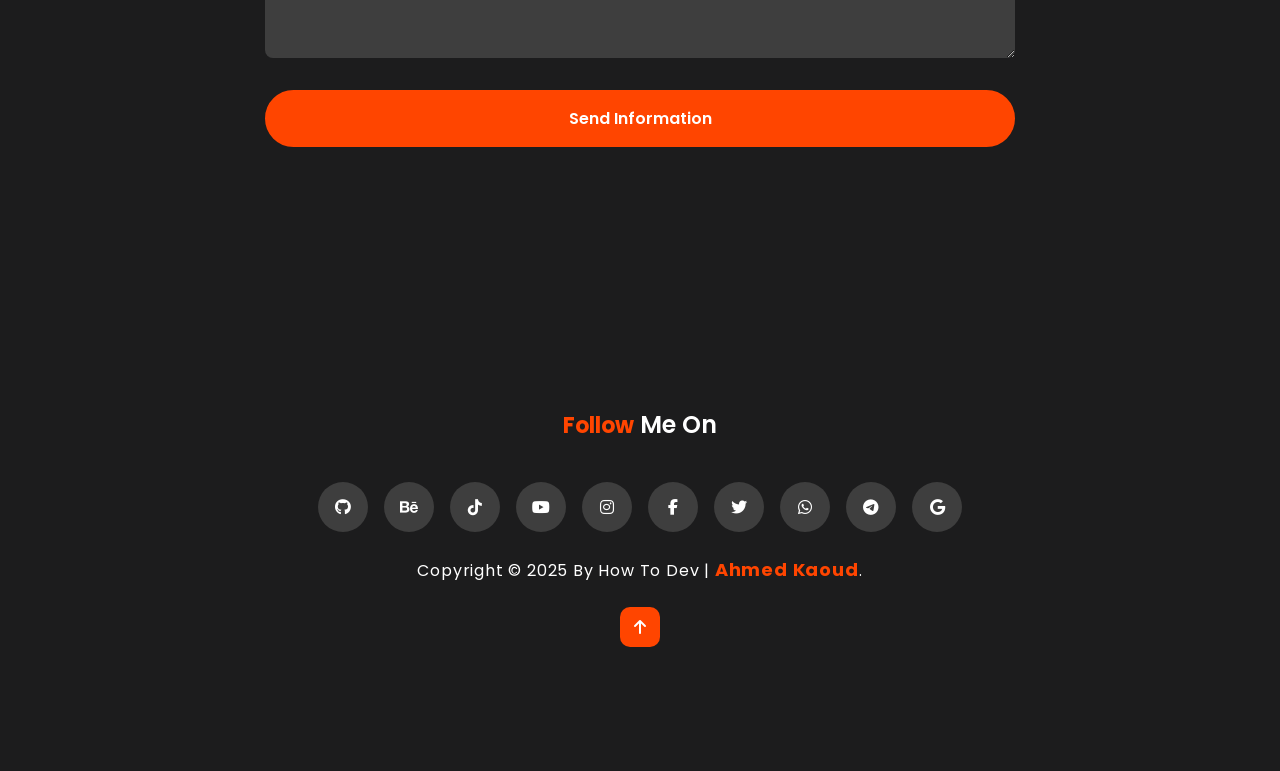
<file: brief.html>
<!DOCTYPE html>
<html lang="en">
<head>
    <meta charset="UTF-8">
    <meta name="viewport" content="width=device-width, initial-scale=1.0">
    <title>Brand Brief Form</title>
    <link rel="stylesheet" href="assets/css/all.css/all.css">
    <link rel="stylesheet" href="assets/css/brief/brief.css">
    <!-- رابط مكتبة الايقونات -->
    <link rel="stylesheet" href="https://cdnjs.cloudflare.com/ajax/libs/font-awesome/6.7.1/css/all.min.css" />
</head>
<body>
<!-- header -->
        <header>
        <div class="container">
        <nav>
            <!-- Logo -->
            <div class="logo">
                <a href="#">Ahmed<span>Kaoud</span></a>
            </div>
            <!-- حاوية القائمة والوصع -->
            <div class="list-darkmode-menu">
                <!-- القائمة -->
                <ul>
                    <li><a href="index.html">Home</a></li>
                    <li><a href="about.html">About</a></li>
                    <li><a href="list_experiences.html">Services</a></li>
                    <li><a href="list_skills.html">skills</a></li>
                    <li><a href="list_work.html">Portfolio</a></li>
                    <li><a href="#contact">Contact</a></li>
                </ul>
                <!-- زر الوضع -->
                <label class="mode">
                    <input type="checkbox" checked="checked" id="darkModeButton"/>
                    <i class="fa-solid fa-sun"></i>
                    <i class="fa-solid fa-moon"></i>
                </label>
                <!-- زر القائمة -->
                <button class="hamburger">
                    <div class="bar"></div>
                </button>
            </div>
        </nav>
        </div>
        </header>
    <div class="container" id="brief">
        <h2>Please fill out this questionnaire to help us design the brand to fit your project</h2>
        <form>

            <label>your full name</label>
            <input type="text" required name="">

            <label for="">your phone Number</label>
            <input type="tel" >

            <label>Your business email</label>
            <input type="email" required name="">

            <label>Social media accounts for your project</label>
            <input type="url" required name="" class="so">
            <input type="url" required name="" class="so" >
            <input type="url" required name="" class="so3">

            <label>What is the name to be written in the logo design?</label>
            <input type="text" required name="">

            <label>What is the field of the company and what it offers to the market?</label>
            <textarea></textarea>

            <label>What is your company’s history in brief, <span>highlighting the most important points in the company’s history?</span></label>
            <textarea></textarea>

            <label>What is a slogan or tagline for your business?</label>
            <input type="text" required name="">

            <label>What are the full details behind this name and why was it chosen?</label>
            <textarea></textarea>

            <label>Who are your main competitors? <span>Please mention their website if possible</span></label>
            <textarea></textarea>
            <button type="submit">Send information </button>
        </form>
    </div>
    <!-- footer -->
        <footer class="footer">
        <div class="container">
        <div class="footer-wrapper">
            <h2 class="footer-title"><span>follow</span> me on</h2>
            <!-- إضافة قسم أيقونات التواصل الاجتماعي -->
            <div class="social-icons">
                <a href="#" class="social-icon github" target="_blank"><i class="fab fa-github"></i></a>
                <a href="#" class="social-icon behance" target="_blank"><i class="fab fa-behance"></i></a>
                <a href="#" class="social-icon tiktok" target="_blank"><i class="fab fa-tiktok"></i></a>
                <a href="#" class="social-icon youtube" target="_blank"><i class="fab fa-youtube"></i></a>
                <a href="https://www.instagram.com/a7medka3oud?igsh=MWt4ZjdmczA4czh6ag==" class="social-icon instagram" target="_blank"><i class="fab fa-instagram"></i></a>
                <a href="https://www.facebook.com/share/15nQ9gTgBS/" class="social-icon facebook" target="_blank"><i class="fab fa-facebook-f"></i></a>
                <a href="https://x.com/a7medka3oud?t=_A5jmuHr7HmIzL0HLKx5Rg&s=09" class="social-icon twitter" target="_blank"><i class="fab fa-twitter"></i></a>
                <a href="#" class="social-icon whatsapp" target="_blank"><i class="fab fa-whatsapp"></i></a>
                <a href="#" class="social-icon telegram" target="_blank"><i class="fab fa-telegram-plane"></i></a>
                <a href="#" class="social-icon gmail" target="_blank"><i class="fab fa-google"></i></a>
            </div>
            <div class="footer-info">
                <p>Copyright &copy; 2025 by How To Dev | <span>Ahmed Kaoud</span>.</p>
            </div>
            <div class="iconTop">
                <a href="#brief">
                    <i class="fa-solid fa-arrow-up"></i>
                </a>
            </div>
        </div>
        </div>
        </footer>
        <script src="assets/js/all.js/all.js"></script>
</body>
</html>
</file>
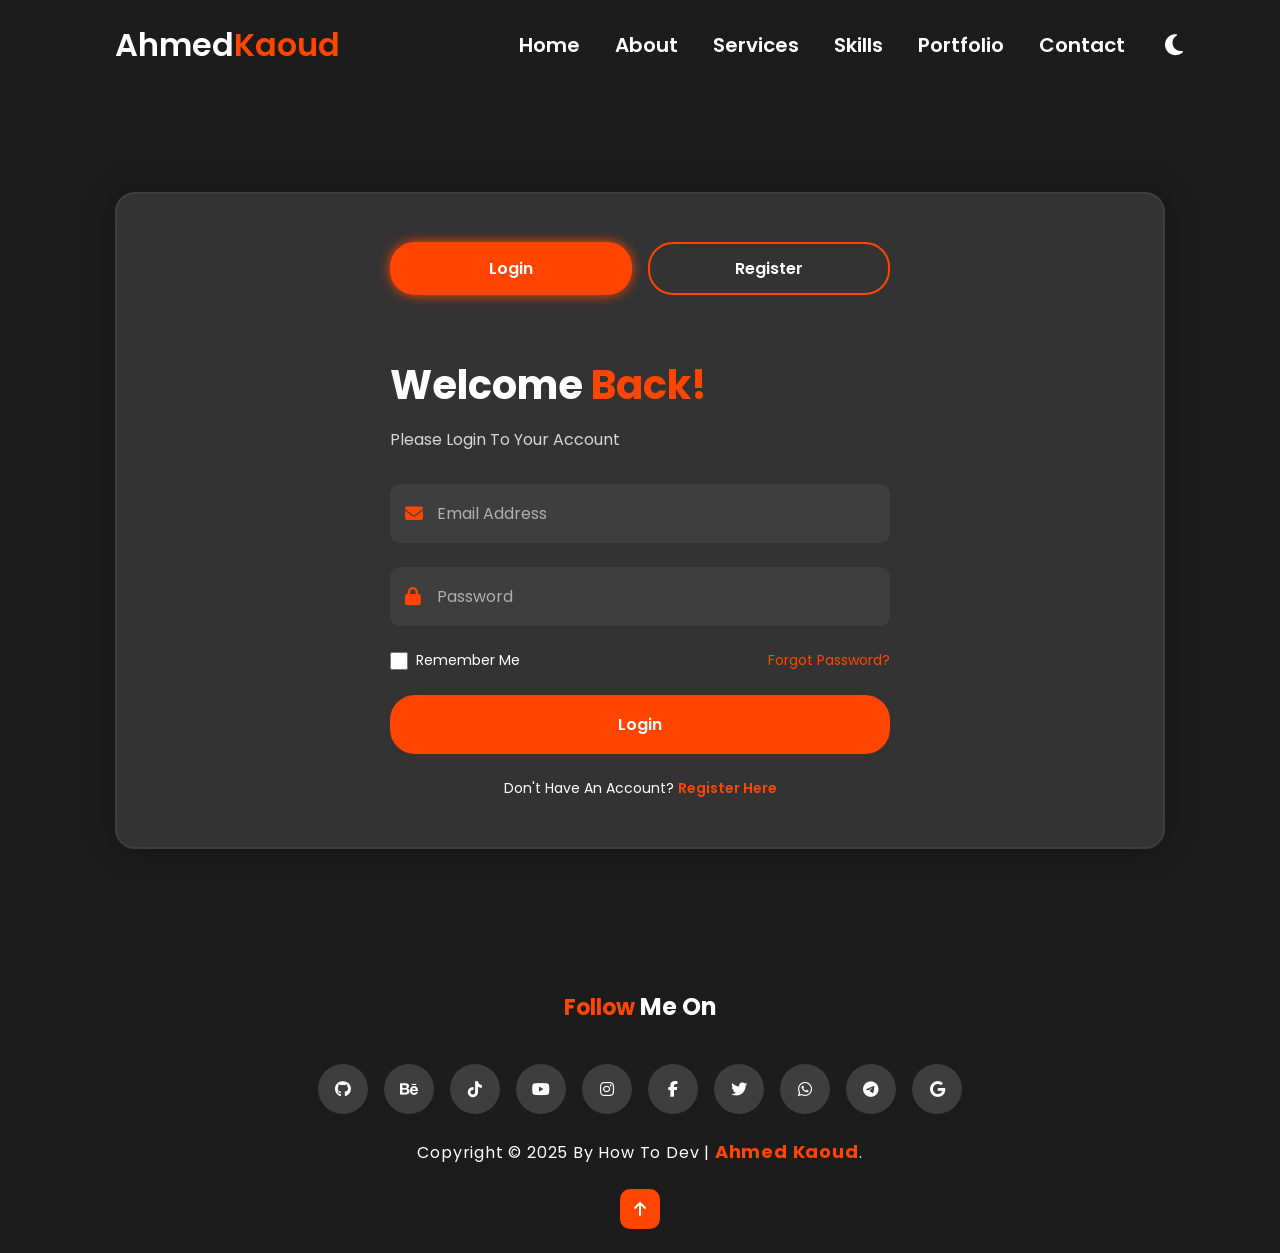
<file: dashboard.html>
<!DOCTYPE html>
<html lang="en">
  <head>
    <meta charset="UTF-8" />
    <meta name="viewport" content="width=device-width, initial-scale=1.0" />
    <link rel="stylesheet" href="style.css" />
    <title>Document</title>
    <link
      rel="stylesheet"
      href="https://cdnjs.cloudflare.com/ajax/libs/font-awesome/6.0.0-beta3/css/all.min.css"
    />
    <link rel="stylesheet" href="assets/css/logout-modal.css" />
  </head>
  <body>
    <div class="menu">
      <ul>
        <li class="profile">
          <div class="img-box">
            <img
              src="Image/cheerful_man_with_hands_crossed_transparent_background_g_1_3_1.jpg"
              alt="image profile"
            />
          </div>
          <h2>Ahmed kaoud</h2>
        </li>
        <hr />
        <li>
          <a class="active" href="#">
            <i class="fas fa-home"></i>
            <p>dashboard</p>
          </a>
        </li>
         <li>
          <a href="index.html">
            <i class="fas fa-home"></i>
            <p>Home</p>
          </a>
        </li>
        <li>
          <a href="dashboard_users.html">
            <i class="fas fa-user-group"></i>
            <p>clients</p>
          </a>
        </li>
       
        <li>
          <a href="#">
            <i class="fas fa-table"></i>
            <p>products</p>
          </a>
        </li>
        <li>
          <a href="#">
            <i class="fas fa-chart-pie"></i>
            <p>charts</p>
          </a>
        </li>
        <li>
          <a href="dashboard_plogs.html">
            <i class="fas fa-pen"></i>
            <p>posts</p>
          </a>
        </li>
        <li>
          <a href="#">
            <i class="fas fa-star"></i>
            <p>favorite</p>
          </a>
        </li>
        <li>
          <a href="#">
            <i class="fas fa-cog"></i>
            <p>settings</p>
          </a>
        </li>

        <!-- logout -->
        <li class="log-out">
          <a href="#">
            <i class="fas fa-sign-out"></i>
            <p>log out</p>
          </a>
        </li>
      </ul>
    </div>
    <div class="content">
      <div class="title-info">
        <p>dashboard</p>
        <i class="fas fa-chart-bar"></i>
      </div>
      <div class="data-info">
        <div class="box">
          <i class="fas fa-user"></i>
          <div class="data">
            <p>user</p>
            <span class="user_count">100</span>
          </div>
        </div>
        <div class="box">
          <i class="fas fa-pen"></i>
          <div class="data">
            <p>posts</p>
            <span class="post_count">260</span>
          </div>
        </div>
        <div class="box">
          <i class="fas fa-table"></i>
          <div class="data">
            <p>products</p>
            <span>130</span>
          </div>
        </div>
        <div class="box">
          <i class="fas fa-dollar"></i>
          <div class="data">
            <p>revenwe</p>
            <span>82%</span>
          </div>
        </div>
      </div>
      <div class="title-info">
        <p>products</p>
        <i class="fas fa-table"></i>
      </div>

      <table>
        <thead>
          <tr>
            <th>product</th>
            <th>price</th>
            <th>count</th>
          </tr>
        </thead>
        <tbody>
          <tr>
            <td>tv</td>
            <td><span class="price">$123</span></td>
            <td><span class="count">265</span></td>
          </tr>
          <tr>
            <td>tv</td>
            <td><span class="price">$123</span></td>
            <td><span class="count">265</span></td>
          </tr>
          <tr>
            <td>tv</td>
            <td><span class="price">$123</span></td>
            <td><span class="count">265</span></td>
          </tr>
          <tr>
            <td>tv</td>
            <td><span class="price">$123</span></td>
            <td><span class="count">265</span></td>
          </tr>
          <tr>
            <td>tv</td>
            <td><span class="price">$123</span></td>
            <td><span class="count">265</span></td>
          </tr>
        </tbody>
      </table>
    </div>

    <!-- Authentication Script -->
    <script src="assets/js/auth.js"></script>
    <script src="assets/js/dashboard/dashboard.js"></script>
    <script src="assets/js/logout-modal.js"></script>
    <script>
      // Check authentication and role on page load
      document.addEventListener("DOMContentLoaded", function () {
        const userStr = localStorage.getItem("user");

        if (!userStr) {
          // Not logged in, redirect to login
          alert("Please login to access the dashboard");
          window.location.href = "login.html";
          return;
        }

        const user = JSON.parse(userStr);

        // Check if user has admin or owner role
        if (user.role !== "admin" && user.role !== "owner") {
          // Not authorized, redirect to home
          alert("Access denied. Admin or Owner role required.");
          window.location.href = "index.html";
          return;
        }
      });
    </script>
  </body>
</html>
</file>
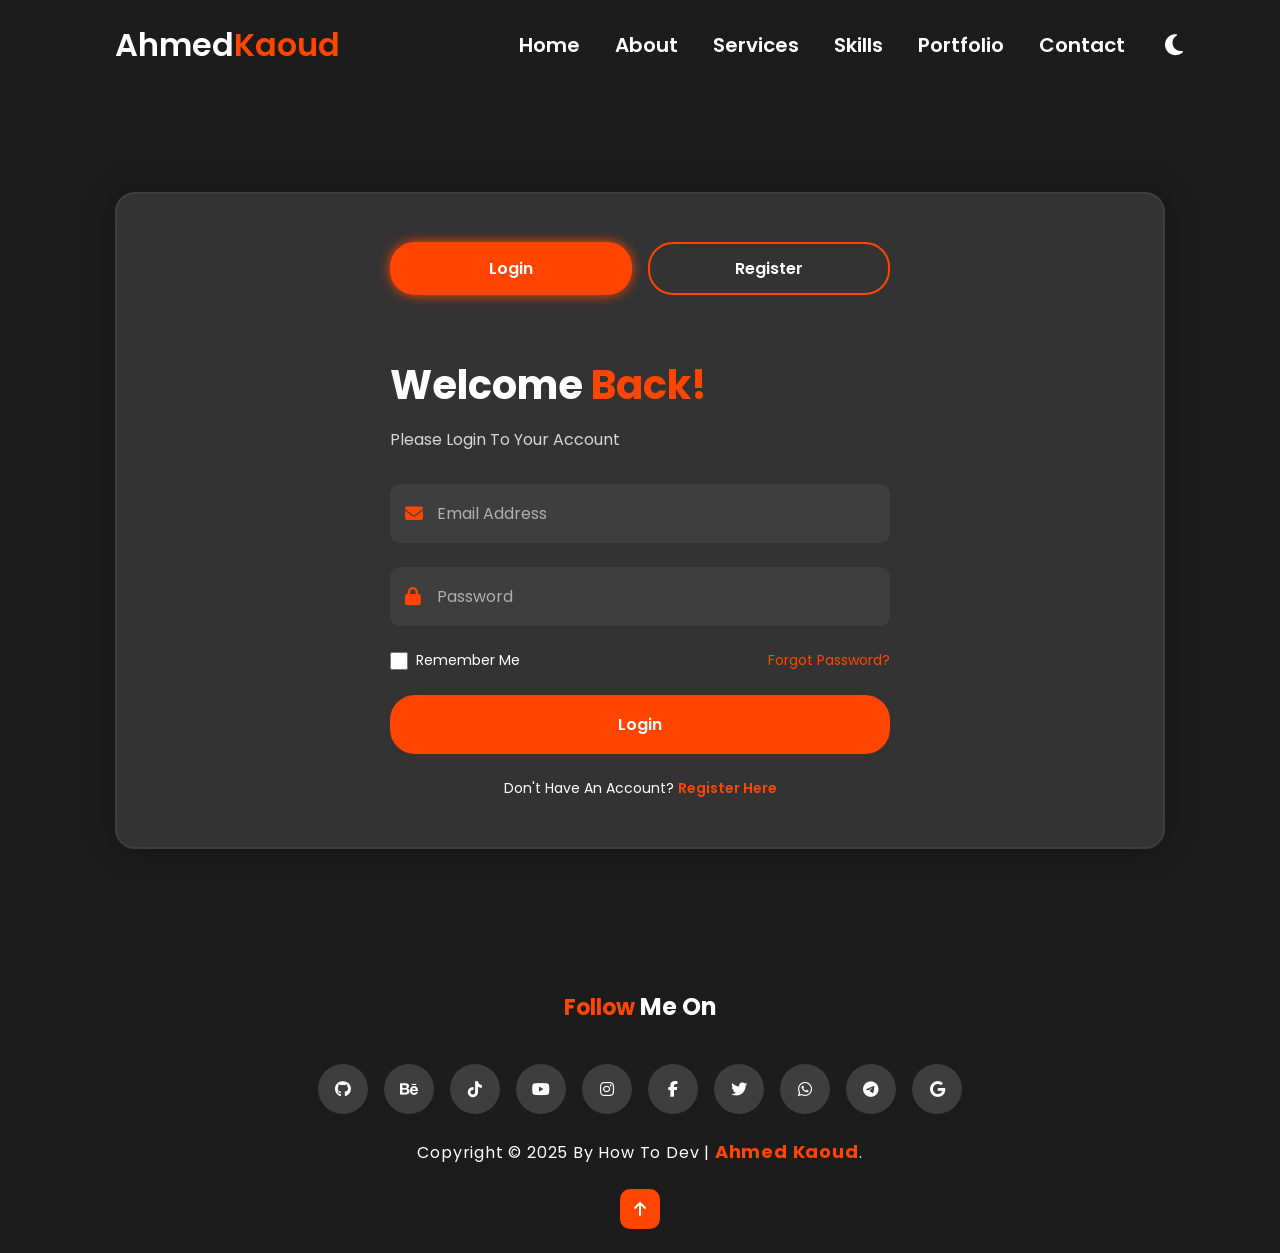
<file: dashboard_users.html>
<!DOCTYPE html>
<html lang="en">
  <head>
    <meta charset="UTF-8" />
    <meta name="viewport" content="width=device-width, initial-scale=1.0" />
    <link rel="stylesheet" href="style.css" />
    <link rel="stylesheet" href="assets/css/dashboard_users.css" />
    <title>Users Management - Dashboard</title>
    <link
      rel="stylesheet"
      href="https://cdnjs.cloudflare.com/ajax/libs/font-awesome/6.0.0-beta3/css/all.min.css"
    />
    <link rel="stylesheet" href="assets/css/logout-modal.css" />
  </head>
  <body>
    <div class="menu">
      <ul>
        <li class="profile">
          <div class="img-box">
            <img
              src="Image/cheerful_man_with_hands_crossed_transparent_background_g_1_3_1.jpg"
              alt="image profile"
            />
          </div>
          <h2>Ahmed kaoud</h2>
        </li>
        <hr />
        <li>
          <a href="dashboard.html">
            <i class="fas fa-home"></i>
            <p>dashboard</p>
          </a>
        </li>
         <li>
          <a href="index.html">
            <i class="fas fa-home"></i>
            <p>Home</p>
          </a>
        </li>
        <li>
          <a class="active" href="dashboard_users.html">
            <i class="fas fa-user-group"></i>
            <p>clients</p>
          </a>
        </li>
        
        <li>
          <a href="#">
            <i class="fas fa-table"></i>
            <p>products</p>
          </a>
        </li>
        <li>
          <a href="#">
            <i class="fas fa-chart-pie"></i>
            <p>charts</p>
          </a>
        </li>
        <li>
          <a href="dashboard_plogs.html">
            <i class="fas fa-pen"></i>
            <p>posts</p>
          </a>
        </li>
        <li>
          <a href="#">
            <i class="fas fa-star"></i>
            <p>favorite</p>
          </a>
        </li>
        <li>
          <a href="#">
            <i class="fas fa-cog"></i>
            <p>settings</p>
          </a>
        </li>
        <li class="log-out">
          <a href="#">
            <i class="fas fa-sign-out"></i>
            <p>log out</p>
          </a>
        </li>
      </ul>
    </div>
    <div class="content">
      <div class="title-info">
        <p>Users Management</p>
        <i class="fas fa-user-group"></i>
      </div>

      <!-- User Form Section (Only visible for owner) -->
      <div class="user-form-container" id="userFormContainer">
        <h3 id="formTitle">Create New User</h3>
        <form id="userForm">
          <div class="form-grid">
            <div class="form-group">
              <label for="userName">Name</label>
              <input type="text" id="userName" name="name" required />
            </div>
            <div class="form-group">
              <label for="userEmail">Email</label>
              <input type="email" id="userEmail" name="email" required />
            </div>
            <div class="form-group">
              <label for="userPassword">Password</label>
              <input
                type="password"
                id="userPassword"
                name="password"
                required
                minlength="6"
              />
            </div>
            <div class="form-group">
              <label for="userRole">Role</label>
              <select id="userRole" name="role" required>
                <option value="user">User</option>
                <option value="admin">Admin</option>
                <option value="owner">Owner</option>
              </select>
            </div>
            <div class="form-group">
              <label for="userImage">Profile Image (Optional)</label>
              <input type="file" id="userImage" name="image" accept="image/*" />
              <small style="color: #666; font-size: 12px"
                >Leave empty to use default image</small
              >
            </div>
          </div>
          <!-- Image Preview -->
          <div
            id="imagePreviewContainer"
            style="display: none; margin-top: 15px"
          >
            <label>Image Preview:</label>
            <div style="display: flex; align-items: center; gap: 15px">
              <img
                id="imagePreview"
                src=""
                alt="Preview"
                style="
                  width: 80px;
                  height: 80px;
                  border-radius: 50%;
                  object-fit: cover;
                  border: 2px solid #ddd;
                "
              />
              <button
                type="button"
                id="clearImageBtn"
                class="btn btn-secondary"
                style="padding: 8px 16px"
              >
                <i class="fas fa-times"></i> Clear Image
              </button>
            </div>
          </div>
          <div class="form-actions">
            <button type="submit" class="btn btn-primary" id="submitBtn">
              <i class="fas fa-user-plus"></i> Create User
            </button>
            <button
              type="button"
              class="btn btn-secondary"
              id="cancelBtn"
              style="display: none"
            >
              <i class="fas fa-times"></i> Cancel
            </button>
          </div>
        </form>
      </div>

      <!-- Users Table Section -->
      <div class="title-info">
        <p>All Users</p>
        <i class="fas fa-users"></i>
      </div>

      <div class="table-container">
        <table id="usersTable">
          <thead>
            <tr>
              <th>#</th>
              <th>Image</th>
              <th>Name</th>
              <th>Email</th>
              <th>Role</th>
              <th>Actions</th>
            </tr>
          </thead>
          <tbody id="usersTableBody">
            <tr>
              <td colspan="6" class="loading-cell">
                <i class="fas fa-spinner fa-spin"></i> Loading users...
              </td>
            </tr>
          </tbody>
        </table>
      </div>
    </div>

    <!-- Authentication Script -->
    <script src="assets/js/auth.js"></script>
    <script src="assets/js/dashboard/dashboard.js"></script>
    <script src="assets/js/dashboard_users.js"></script>
    <script src="assets/js/logout-modal.js"></script>
  </body>
</html>
</file>
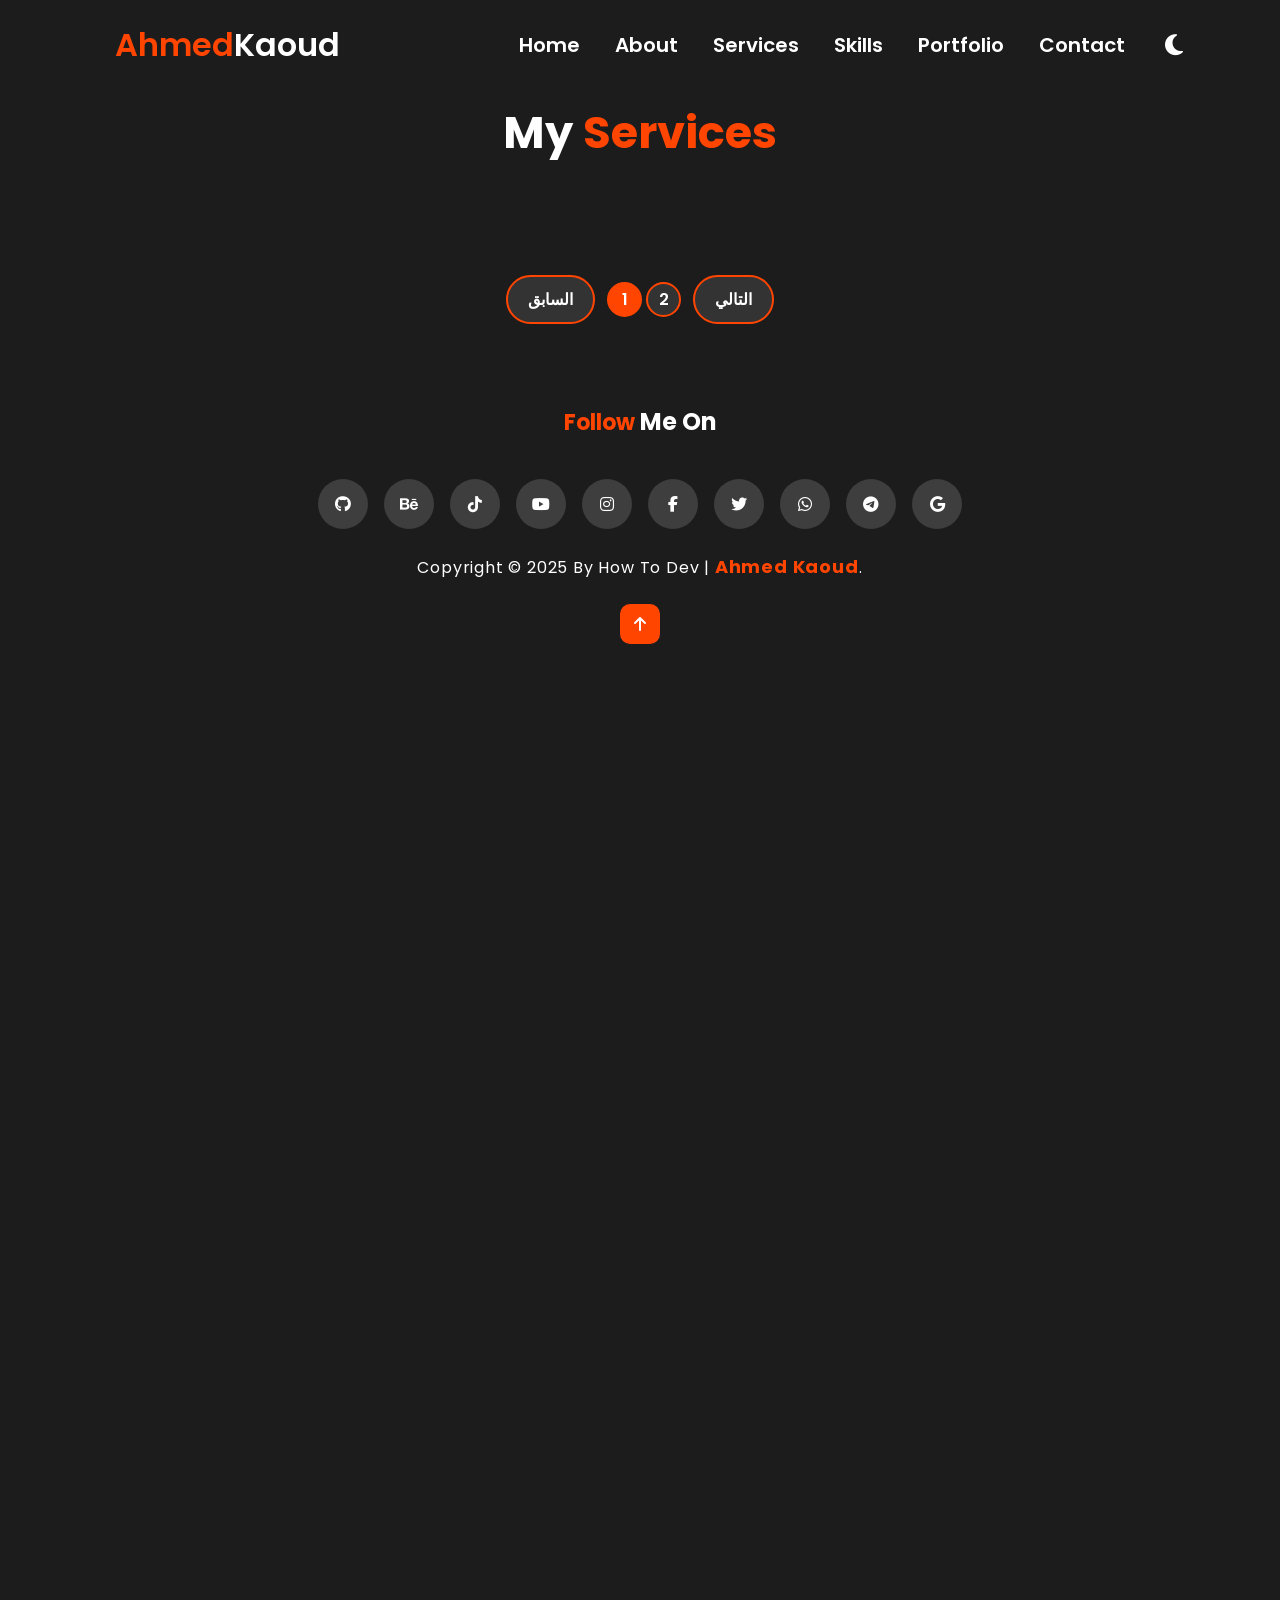
<file: list_experiences.html>
<!DOCTYPE html>
<html lang="ar">
    <head>
        <meta charset="UTF-8">
        <meta name="viewport" content="width=device-width, initial-scale=1.0">
        <title>Ahmed Kaoud</title>
            <!-- ملف css الخاص بالثوابت -->
            <link rel="stylesheet" href="assets/css/all.css/all.css">
        <!-- ملف css الرئيسي -->
        <link rel="stylesheet" href="assets/css/lists/list_experiences/experiences.css">
        <meta name="description" content="">
        <meta name="keywords" content="">
        <meta name="robots" content="index, follow">
        <meta name="author" content="Ahmed Kaoud">
        <link rel="stylesheet" href="https://cdnjs.cloudflare.com/ajax/libs/font-awesome/6.7.1/css/all.min.css" />
        <!-- عناصر المشاركة -->
        <meta property="og:title" content="Ahmed Kaoud">
        <meta property="og:image" content="">
        <meta property="og:image:type" content="image/png">
        <meta property="og:image:width" content="436">
        <meta property="og:image:height" content="228">
        <meta property="og:description" content="">
        <meta property="og:url" content="">
        <meta property="og:type" content="">
    </head>
    <body>
    <!-- header -->
    <header>
    <div class="container">
        <nav>
            <!-- Logo -->
            <div class="logo">
                <a href="#"><span>Ahmed</span>Kaoud</a>
            </div>
            <!-- حاوية القائمة والوصع -->
            <div class="list-darkmode-menu">
                <!-- القائمة -->
                <ul>
                    <li><a href="index.html">Home</a></li>
                    <li><a href="about.html">About</a></li>
                    <li><a href="list_experiences.html">Services</a></li>
                    <li><a href="list_skills.html">skills</a></li>
                    <li><a href="list_work.html">Portfolio</a></li>
                    <li><a href="index.html#contact">Contact</a></li>
                </ul>
                <!-- زر الوضع -->
                <label class="mode">
                    <input type="checkbox" checked="checked" id="darkModeButton"/>
                    <i class="fa-solid fa-sun"></i>
                    <i class="fa-solid fa-moon"></i>
                </label>
                <!-- زر القائمة -->
                <button class="hamburger">
                    <div class="bar"></div>
                </button>
            </div>
        </nav>
    </div>
    </header>
    <section id="services" class="services">
        <h2>my <span>services</span></h2>
        <div class="services-box">
            <div class="box">
                <div class="icon">
                    <i class="fa-solid fa-code"></i>
                </div>
                <h3>Web Development</h3>
                <p>Lorem ipsum dolor, sit amet consectetur adipisicing elit. Corrupti nihil ratione quidem incidunt iste eligendi odio, fugit laborum dolorum eaque.</p>
                <div class="services-btn">
                    <button>Read More</button>
                </div>
            </div>
            <div class="box">
                <div class="icon">
                    <i class="fa-solid fa-pen-fancy"></i>
                </div>
                <h3>Graphic Design</h3>
                <p>Lorem ipsum dolor, sit amet consectetur adipisicing elit. Corrupti nihil ratione quidem incidunt iste eligendi odio, fugit laborum dolorum eaque.</p>
                <div class="services-btn">
                    <button>Read More</button>
                </div>
            </div>
            <div class="box">
                <div class="icon">
                    <i class="fa-solid fa-chart-column"></i>
                </div>
                <h3>Digital Marketing</h3>
                <p>Lorem ipsum dolor, sit amet consectetur adipisicing elit. Corrupti nihil ratione quidem incidunt iste eligendi odio, fugit laborum dolorum eaque.</p>
                <div class="services-btn">
                    <button>Read More</button>
                </div>
            </div>
            <div class="box">
                <div class="icon">
                    <i class="fa-solid fa-code"></i>
                </div>
                <h3>Web Development</h3>
                <p>Lorem ipsum dolor, sit amet consectetur adipisicing elit. Corrupti nihil ratione quidem incidunt iste eligendi odio, fugit laborum dolorum eaque.</p>
                <div class="services-btn">
                    <button>Read More</button>
                </div>
            </div>
            <div class="box">
                <div class="icon">
                    <i class="fa-solid fa-pen-fancy"></i>
                </div>
                <h3>Graphic Design</h3>
                <p>Lorem ipsum dolor, sit amet consectetur adipisicing elit. Corrupti nihil ratione quidem incidunt iste eligendi odio, fugit laborum dolorum eaque.</p>
                <div class="services-btn">
                    <button>Read More</button>
                </div>
            </div>
            <div class="box">
                <div class="icon">
                    <i class="fa-solid fa-chart-column"></i>
                </div>
                <h3>Digital Marketing</h3>
                <p>Lorem ipsum dolor, sit amet consectetur adipisicing elit. Corrupti nihil ratione quidem incidunt iste eligendi odio, fugit laborum dolorum eaque.</p>
                <div class="services-btn">
                    <button>Read More</button>
                </div>
            </div>
            <div class="box">
                <div class="icon">
                    <i class="fa-solid fa-code"></i>
                </div>
                <h3>Web Development</h3>
                <p>Lorem ipsum dolor, sit amet consectetur adipisicing elit. Corrupti nihil ratione quidem incidunt iste eligendi odio, fugit laborum dolorum eaque.</p>
                <div class="services-btn">
                    <button>Read More</button>
                </div>
            </div>
            <div class="box">
                <div class="icon">
                    <i class="fa-solid fa-pen-fancy"></i>
                </div>
                <h3>Graphic Design</h3>
                <p>Lorem ipsum dolor, sit amet consectetur adipisicing elit. Corrupti nihil ratione quidem incidunt iste eligendi odio, fugit laborum dolorum eaque.</p>
                <div class="services-btn">
                    <button>Read More</button>
                </div>
            </div>
            <div class="box">
                <div class="icon">
                    <i class="fa-solid fa-chart-column"></i>
                </div>
                <h3>Digital Marketing</h3>
                <p>Lorem ipsum dolor, sit amet consectetur adipisicing elit. Corrupti nihil ratione quidem incidunt iste eligendi odio, fugit laborum dolorum eaque.</p>
                <div class="services-btn">
                    <button>Read More</button>
                </div>
            </div>
            <div class="box">
                <div class="icon">
                    <i class="fa-solid fa-code"></i>
                </div>
                <h3>Web Development</h3>
                <p>Lorem ipsum dolor, sit amet consectetur adipisicing elit. Corrupti nihil ratione quidem incidunt iste eligendi odio, fugit laborum dolorum eaque.</p>
                <div class="services-btn">
                    <button>Read More</button>
                </div>
            </div>
            <div class="box">
                <div class="icon">
                    <i class="fa-solid fa-pen-fancy"></i>
                </div>
                <h3>Graphic Design</h3>
                <p>Lorem ipsum dolor, sit amet consectetur adipisicing elit. Corrupti nihil ratione quidem incidunt iste eligendi odio, fugit laborum dolorum eaque.</p>
                <div class="services-btn">
                    <button>Read More</button>
                </div>
            </div>
            <div class="box">
                <div class="icon">
                    <i class="fa-solid fa-chart-column"></i>
                </div>
                <h3>Digital Marketing</h3>
                <p>Lorem ipsum dolor, sit amet consectetur adipisicing elit. Corrupti nihil ratione quidem incidunt iste eligendi odio, fugit laborum dolorum eaque.</p>
                <div class="services-btn">
                    <button>Read More</button>
                </div>
            </div>
            <div class="box">
                <div class="icon">
                    <i class="fa-solid fa-code"></i>
                </div>
                <h3>Web Development</h3>
                <p>Lorem ipsum dolor, sit amet consectetur adipisicing elit. Corrupti nihil ratione quidem incidunt iste eligendi odio, fugit laborum dolorum eaque.</p>
                <div class="services-btn">
                    <button>Read More</button>
                </div>
            </div>
            <div class="box">
                <div class="icon">
                    <i class="fa-solid fa-pen-fancy"></i>
                </div>
                <h3>Graphic Design</h3>
                <p>Lorem ipsum dolor, sit amet consectetur adipisicing elit. Corrupti nihil ratione quidem incidunt iste eligendi odio, fugit laborum dolorum eaque.</p>
                <div class="services-btn">
                    <button>Read More</button>
                </div>
            </div>
            <div class="box">
                <div class="icon">
                    <i class="fa-solid fa-chart-column"></i>
                </div>
                <h3>Digital Marketing</h3>
                <p>Lorem ipsum dolor, sit amet consectetur adipisicing elit. Corrupti nihil ratione quidem incidunt iste eligendi odio, fugit laborum dolorum eaque.</p>
                <div class="services-btn">
                    <button>Read More</button>
                </div>
            </div>
        </div>
    </section>
    <div id="pagination">
        <button id="prev-btn">السابق</button>
        <span id="page-indicators"></span>
        <button id="next-btn">التالي</button>
    </div>
    <!-- scroll -->
    <div id="progress">
        <span id="progress-value">
            <i class="fa-solid fa-arrow-up"></i>
        </span>
    </div>
    <!-- footer -->
    <footer class="footer">
    <div class="container">
        <div class="footer-wrapper">
            <h2 class="footer-title"><span>follow</span> me on</h2>
            <!-- إضافة قسم أيقونات التواصل الاجتماعي -->
            <div class="social-icons">
                <a href="#" class="social-icon github" target="_blank"><i class="fab fa-github"></i></a>
                <a href="#" class="social-icon behance" target="_blank"><i class="fab fa-behance"></i></a>
                <a href="#" class="social-icon tiktok" target="_blank"><i class="fab fa-tiktok"></i></a>
                <a href="#" class="social-icon youtube" target="_blank"><i class="fab fa-youtube"></i></a>
                <a href="#" class="social-icon instagram" target="_blank"><i class="fab fa-instagram"></i></a>
                <a href="#" class="social-icon facebook" target="_blank"><i class="fab fa-facebook-f"></i></a>
                <a href="#" class="social-icon twitter" target="_blank"><i class="fab fa-twitter"></i></a>
                <a href="#" class="social-icon whatsapp" target="_blank"><i class="fab fa-whatsapp"></i></a>
                <a href="#" class="social-icon telegram" target="_blank"><i class="fab fa-telegram-plane"></i></a>
                <a href="#" class="social-icon gmail" target="_blank"><i class="fab fa-google"></i></a>
            </div>
            <div class="footer-info">
                <p>Copyright &copy; 2025 by How To Dev | <span>Ahmed Kaoud</span>.</p>
            </div>
            <div class="iconTop">
                <a href="#services">
                    <i class="fa-solid fa-arrow-up"></i>
                </a>
            </div>
        </div>
    </div>
    </footer>
    <!-- ملف جافا سكريبت الخاص بالثوابت  -->
    <script src="assets/js/all.js/all.js"></script>
    <!-- ملف جافا سكريبت الاساسي -->
    <script src="assets/js/listes/list_experiences.js"></script>
    </body>
</html>
</file>
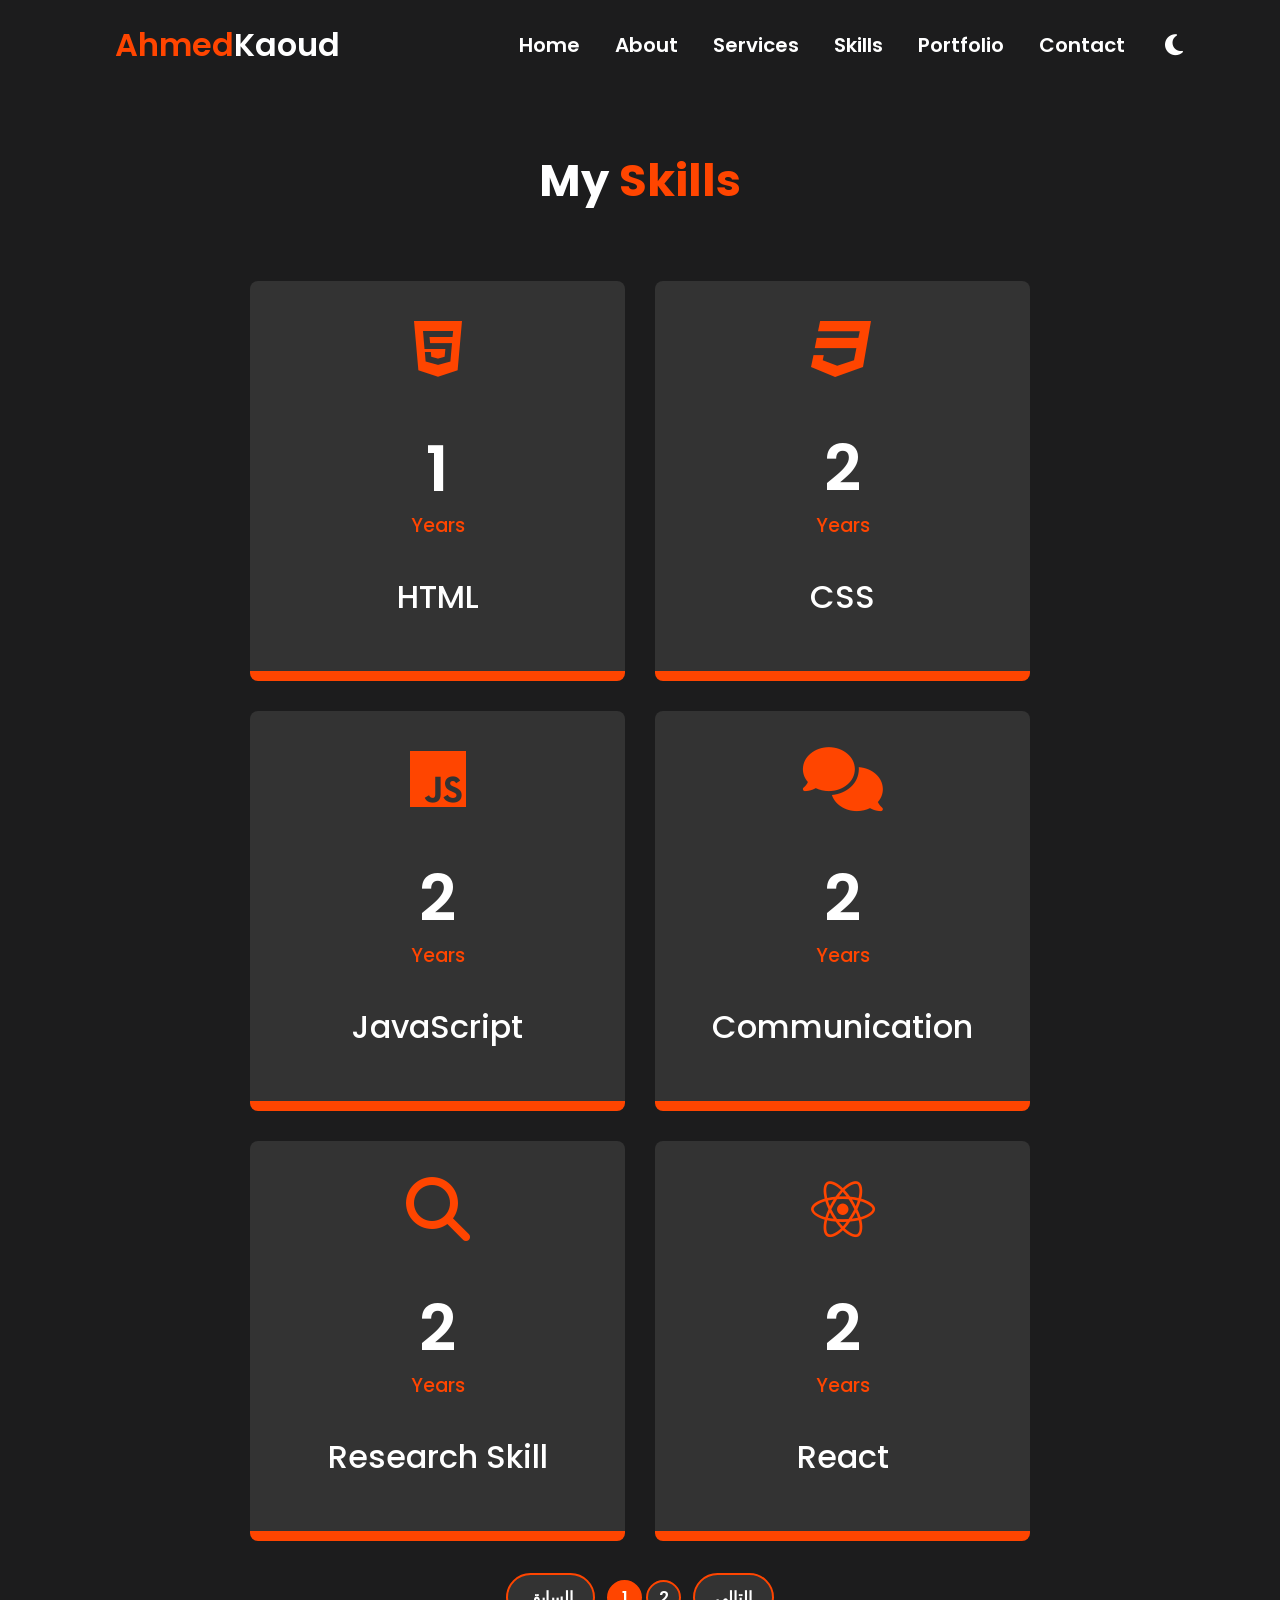
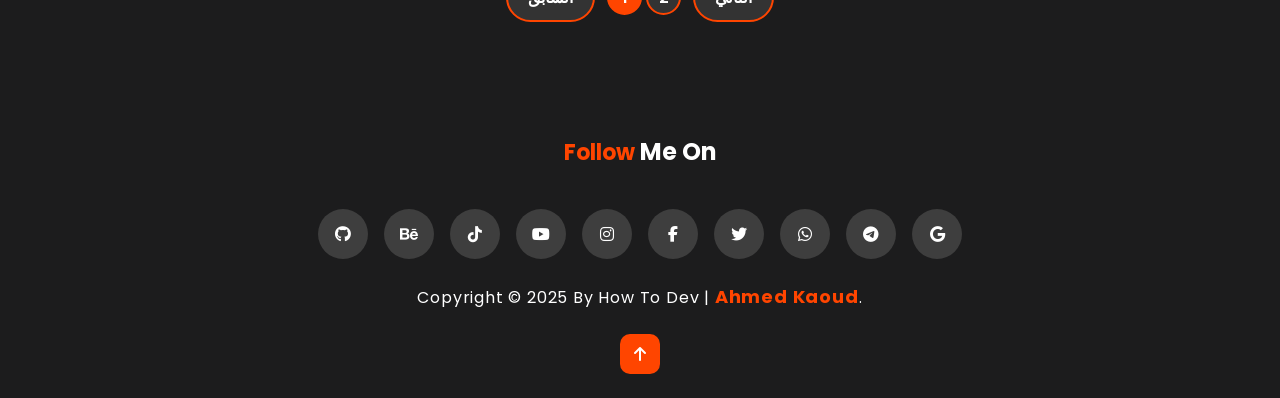
<file: list_skills.html>
<!DOCTYPE html>
<html lang="ar">
    <head>
        <meta charset="UTF-8">
        <meta name="viewport" content="width=device-width, initial-scale=1.0">
        <title>Ahmed Kaoud</title>
        <link rel="stylesheet" href="./assets/css/all.css/all.css">
        <link rel="stylesheet" href="./assets/css/lists/list_skills/style.css">
        <meta name="description" content="">
        <meta name="keywords" content="">
        <meta name="robots" content="index, follow">
        <meta name="author" content="Ahmed Kaoud">
        <link rel="stylesheet" href="https://cdnjs.cloudflare.com/ajax/libs/font-awesome/6.7.1/css/all.min.css" />
        <!-- عناصر المشاركة -->
        <meta property="og:title" content="Ahmed Kaoud">
        <meta property="og:image" content="">
        <meta property="og:image:type" content="image/png">
        <meta property="og:image:width" content="436">
        <meta property="og:image:height" content="228">
        <meta property="og:description" content="">
        <meta property="og:url" content="">
        <meta property="og:type" content="">
    </head>
    <body>
        <header>
            <div class="container">
                <nav>
                    <!-- Logo -->
                    <div class="logo">
                        <a href="#"><span>Ahmed</span>Kaoud</a>
                    </div>
                    <!-- حاوية القائمة والوصع -->
                    <div class="list-darkmode-menu">
                        <!-- القائمة -->
                        <ul>
                            <li><a href="index.html">Home</a></li>
                            <li><a href="about.html">About</a></li>
                            <li><a href="list_experiences.html">Services</a></li>
                            <li><a href="list_skills.html">skills</a></li>
                            <li><a href="list_work.html">Portfolio</a></li>
                            <li><a href="index.html#contact">Contact</a></li>
                        </ul>
                        <!-- زر الوضع -->
                        <label class="mode">
                            <input type="checkbox" checked="checked" id="darkModeButton"/>
                            <i class="fa-solid fa-sun"></i>
                            <i class="fa-solid fa-moon"></i>
                        </label>
                        <!-- زر القائمة -->
                        <button class="hamburger">
                            <div class="bar"></div>
                        </button>
                    </div>
                </nav>
            </div>
            </header>
        <!-- skills -->
        <section class="skills">
            <h2>my <span>skills</span></h2>
            <div class="skills-content">
                <div class="skills-wrapper">
                    <div class="skills-box">
                        <div class="front">
                            <i class="fa-brands fa-html5"></i>
                            <div class="center-years">
                                <span class="num" data-val="2">000</span>
                                <span class="years">years</span>
                            </div>
                            <span class="text">HTML</span>
                        </div>
                        <div class="back">
                            <i class="fa-brands fa-html5"></i>
                            <h3>HTML</h3>
                            <p>مهارة في تطوير الهيكل الأساسي للمواقع.</p>
                        </div>
                    </div>
                    <div class="skills-box">
                        <div class="front">
                            <i class="fa-brands fa-css3"></i>
                            <div class="center-years">
                                <span class="num" data-val="3">000</span>
                                <span class="years">years</span>
                            </div>
                            <span class="text">CSS</span>
                        </div>
                        <div class="back">
                            <i class="fa-brands fa-css3"></i>
                            <h3>CSS</h3>
                            <p>Lorem ipsum dolor sit amet, consectetur adipisicing elit. Numquam perspiciatis reprehenderit, expedita atque accusantium voluptatem! Dolores, repudiandae magni, velit unde accusantium.</p>
                        </div>
                    </div>
                    <div class="skills-box">
                        <div class="front">
                            <i class="fa-brands fa-js"></i>
                            <div class="center-years">
                                <span class="num" data-val="3">000</span>
                                <span class="years">years</span>
                            </div>
                            <span class="text">JavaScript</span>
                        </div>
                        <div class="back">
                            <i class="fa-brands fa-js"></i>
                            <h3>JavaScript</h3>
                            <p>Lorem ipsum dolor sit, amet consectetur adipisicing elit. Deleniti eveniet esse delectus eum distinctio accusantium, optio porro iure libero nihil possimus doloremque animi quod quidem, minima fugit quaerat dolore voluptate.</p>
                        </div>
                    </div>
                    <div class="skills-box">
                        <div class="front">
                            <i class="fa-solid fa-comments"></i>
                            <div class="center-years">
                                <span class="num" data-val="3">000</span>
                                <span class="years">years</span>
                            </div>
                            <span class="text">communication</span>
                        </div>
                        <div class="back">
                            <i class="fa-solid fa-comments"></i>
                            <h3>Communication</h3>
                            <p>مهارة في التواصل الفعال مع الفريق.</p>
                        </div>
                    </div>
                    <div class="skills-box">
                        <div class="front">
                            <i class="fa-solid fa-magnifying-glass"></i>
                            <div class="center-years">
                                <span class="num" data-val="3">000</span>
                                <span class="years">years</span>
                            </div>
                            <span class="text">research skill</span>
                        </div>
                        <div class="back">
                            <i class="fa-solid fa-magnifying-glass"></i>
                            <h3>research skill</h3>
                            <p>مهارة في التواصل الفعال مع الفريق.</p>
                        </div>
                    </div><div class="skills-box">
                        <div class="front">
                            <i class="fa-brands fa-react"></i>
                            <div class="center-years">
                                <span class="num" data-val="3">000</span>
                                <span class="years">years</span>
                            </div>
                            <span class="text">React</span>
                        </div>
                        <div class="back">
                            <i class="fa-brands fa-react"></i>
                            <h3>React</h3>
                            <p>مهارة في التواصل الفعال مع الفريق.</p>
                        </div>
                    </div><div class="skills-box">
                        <div class="front">
                            <i class="fas fa-utensils"></i>
                            <div class="center-years">
                                <span class="num" data-val="3">000</span>
                                <span class="years">years</span>
                            </div>
                            <span class="text">Meals Deliverd</span>
                        </div>
                        <div class="back">
                            <i class="fas fa-utensils"></i>
                            <h3>Meals Deliverd</h3>
                            <p>مهارة في التواصل الفعال مع الفريق.</p>
                        </div>














                        
                    </div><div class="skills-box">
                        <div class="front">
                            <i class="fa-solid fa-comments"></i>
                            <div class="center-years">
                                <span class="num" data-val="3">000</span>
                                <span class="years">years</span>
                            </div>
                            <span class="text">communication</span>
                        </div>
                        <div class="back">
                            <i class="fa-solid fa-comments"></i>
                            <h3>Communication</h3>
                            <p>مهارة في التواصل الفعال مع الفريق.</p>
                        </div>
                    </div><div class="skills-box">
                        <div class="front">
                            <i class="fa-solid fa-comments"></i>
                            <div class="center-years">
                                <span class="num" data-val="3">000</span>
                                <span class="years">years</span>
                            </div>
                            <span class="text">communication</span>
                        </div>
                        <div class="back">
                            <i class="fa-solid fa-comments"></i>
                            <h3>Communication</h3>
                            <p>مهارة في التواصل الفعال مع الفريق.</p>
                        </div>
                    </div>
                    <!-- باقي العناصر بنفس الهيكل -->
                </div>
                <div id="pagination">
                    <button id="prev-btn">السابق</button>
                    <span id="page-indicators"></span>
                    <button id="next-btn">التالي</button>
                </div>
            </div>
        </section>
        <!-- scroll -->
        <div id="progress">
            <span id="progress-value">
                <i class="fa-solid fa-arrow-up"></i>
            </span>
        </div>
        <!-- footer -->
        <footer class="footer">
            <div class="container">
                <div class="footer-wrapper">
                    <h2 class="footer-title"><span>follow</span> me on</h2>
                    <!-- إضافة قسم أيقونات التواصل الاجتماعي -->
                    <div class="social-icons">
                        <a href="#" class="social-icon github" target="_blank"><i class="fab fa-github"></i></a>
                        <a href="#" class="social-icon behance" target="_blank"><i class="fab fa-behance"></i></a>
                        <a href="#" class="social-icon tiktok" target="_blank"><i class="fab fa-tiktok"></i></a>
                        <a href="#" class="social-icon youtube" target="_blank"><i class="fab fa-youtube"></i></a>
                        <a href="#" class="social-icon instagram" target="_blank"><i class="fab fa-instagram"></i></a>
                        <a href="#" class="social-icon facebook" target="_blank"><i class="fab fa-facebook-f"></i></a>
                        <a href="#" class="social-icon twitter" target="_blank"><i class="fab fa-twitter"></i></a>
                        <a href="#" class="social-icon whatsapp" target="_blank"><i class="fab fa-whatsapp"></i></a>
                        <a href="#" class="social-icon telegram" target="_blank"><i class="fab fa-telegram-plane"></i></a>
                        <a href="#" class="social-icon gmail" target="_blank"><i class="fab fa-google"></i></a>
                    </div>
                    <div class="footer-info">
                        <p>Copyright &copy; 2025 by How To Dev | <span>Ahmed Kaoud</span>.</p>
                    </div>
                    <div class="iconTop">
                        <a href="#home">
                            <i class="fa-solid fa-arrow-up"></i>
                        </a>
                    </div>
                </div>
            </div>
        </footer>
        <script src="./assets/js/all.js/all.js"></script>
        <script src="./assets/js/listes/list_skills.js"></script>
    </body>
</html>
</file>
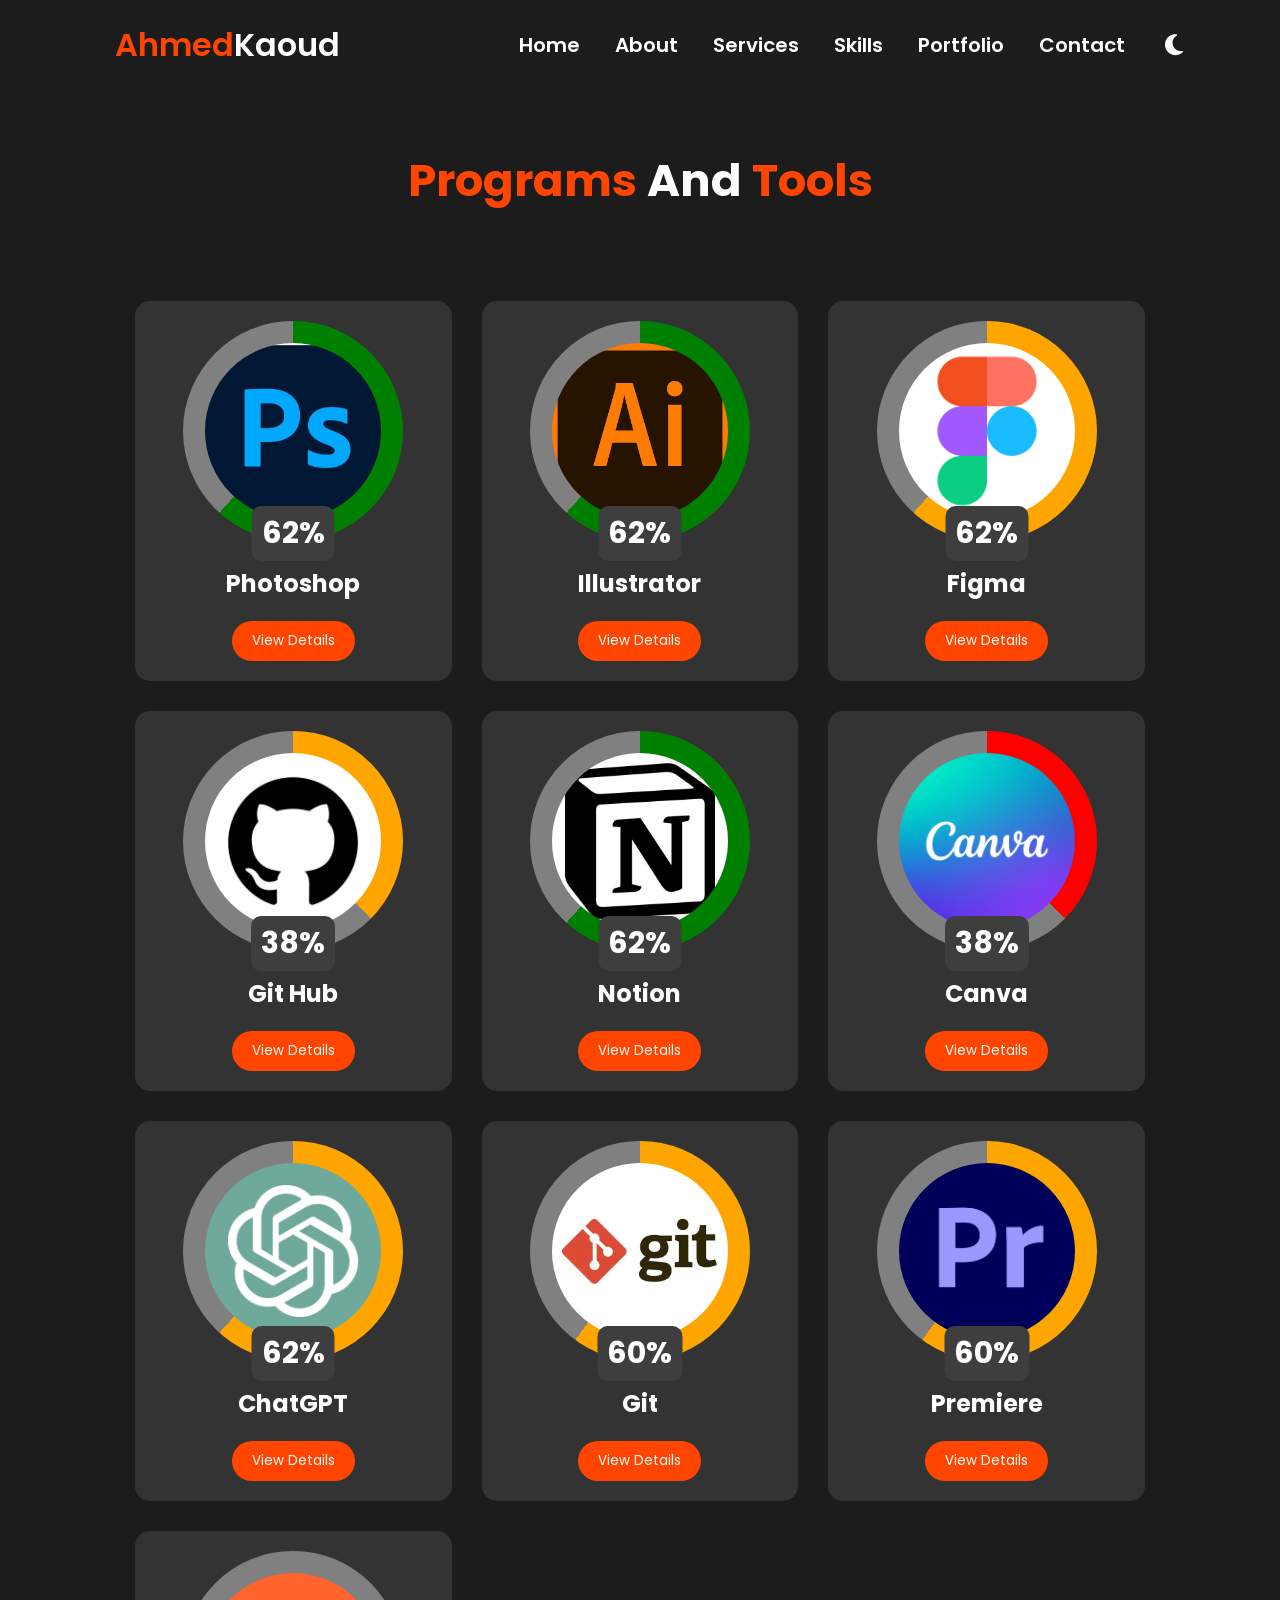
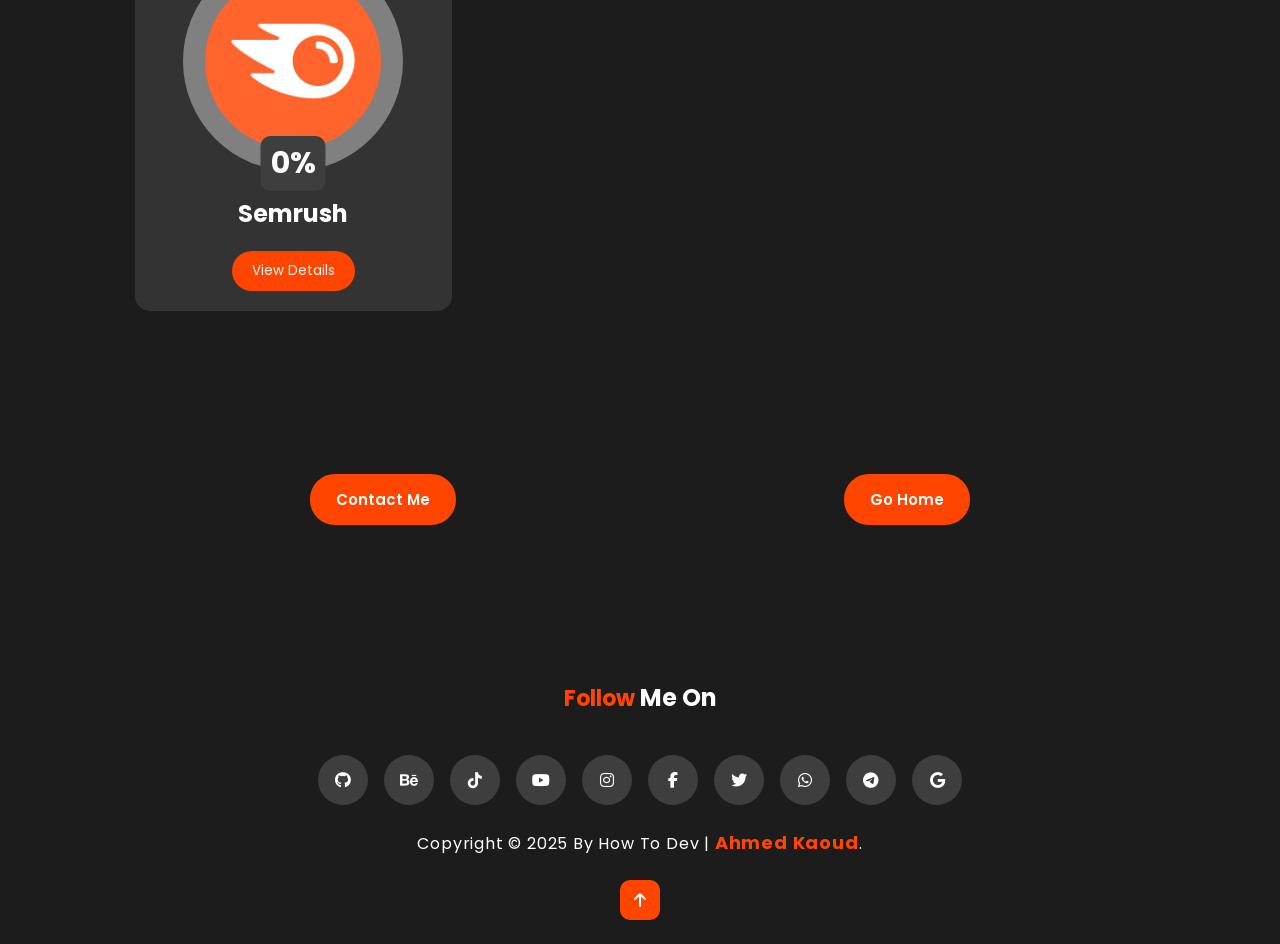
<file: list_tools.html>
<!DOCTYPE html>
<html lang="en">
    <head>
        <meta charset="UTF-8">
        <meta name="viewport" content="width=device-width, initial-scale=1.0">
        <title>Ahmed Kaoud</title>
        <link rel="stylesheet" href="./assets/css/all.css/all.css">
        <link rel="stylesheet" href="./assets/css/lists/list_tools/style.css">
        <link rel="stylesheet" href="https://cdnjs.cloudflare.com/ajax/libs/font-awesome/6.7.1/css/all.min.css" />
        <meta name="description" content="">
        <meta name="keywords" content="">
        <meta name="robots" content="index, follow">
        <meta name="author" content="Ahmed Kaoud">
        <meta property="og:title" content="Ahmed Kaoud">
        <meta property="og:image" content="">
        <meta property="og:image:type" content="image/png">
        <meta property="og:image:width" content="436">
        <meta property="og:image:height" content="228">
        <meta property="og:description" content="">
        <meta property="og:url" content="">
        <meta property="og:type" content="">
    </head>
    <body>
        <!-- header -->
        <header>
        <div class="container">
        <nav>
            <!-- Logo -->
            <div class="logo">
                <a href="#"><span>Ahmed</span>Kaoud</a>
            </div>
            <!-- حاوية القائمة والوصع -->
            <div class="list-darkmode-menu">
                <!-- القائمة -->
                <ul>
                    <li><a href="index.html">Home</a></li>
                    <li><a href="about.html">About</a></li>
                    <li><a href="list_experiences.html">Services</a></li>
                    <li><a href="list_skills.html">skills</a></li>
                    <li><a href="list_work.html">Portfolio</a></li>
                    <li><a href="index.html#contact">Contact</a></li>
                </ul>
                <!-- زر الوضع -->
                <label class="mode">
                    <input type="checkbox" checked="checked" id="darkModeButton"/>
                    <i class="fa-solid fa-sun"></i>
                    <i class="fa-solid fa-moon"></i>
                </label>
                <!-- زر القائمة -->
                <button class="hamburger">
                    <div class="bar"></div>
                </button>
            </div>
        </nav>
        </div>
        </header>
        <!-- قسم البرامج والادوات -->
        <section class="Tools">
        <h2><span>Programs</span> And <span>Tools</span></h2>
        <!-- العناصر البرامج والادوات -->
        <div class="tools-container">
            <!-- العنصر الأول -->
            <div class="tool-box">
                <div class="progress-circle" data-percentage="85">
                    <div class="image-container">
                        <img src="./assets/images/liste_tools/Photoshop.jpeg" alt="Photoshop">
                    </div>
                    <span class="percentage-text">0%</span>
                </div>
                <h3>Photoshop</h3>
                <button class="details-btn">View Details</button>
            </div>

            <!-- العنصر الثاني -->
            <div class="tool-box">
                <div class="progress-circle" data-percentage="82">
                    <div class="image-container">
                        <img src="./assets/images/liste_tools/illustrator.jpeg" alt="illustrator">
                    </div>
                    <span class="percentage-text">0%</span>
                </div>
                <h3>Illustrator</h3>
                <button class="details-btn">View Details</button>
            </div>

            <!-- العنصر الثالث -->
            <div class="tool-box">
                <div class="progress-circle" data-percentage="75">
                    <div class="image-container">
                        <img src="./assets/images/liste_tools/Figma.jpeg" alt="Figma">
                    </div>
                    <span class="percentage-text">0%</span>
                </div>
                <h3>Figma</h3>
                <button class="details-btn">View Details</button>
            </div>

            <!-- العنصر الرابع -->
            <div class="tool-box">
                <div class="progress-circle" data-percentage="60">
                    <div class="image-container">
                        <img src="./assets/images/liste_tools/Git Hub.jpeg" alt="Git Hub">
                    </div>
                    <span class="percentage-text">0%</span>
                </div>
                <h3>Git Hub</h3>
                <button class="details-btn">View Details</button>
            </div>

            <!-- العنصر الخامس -->
            <div class="tool-box">
                <div class="progress-circle" data-percentage="90">
                    <div class="image-container">
                        <img src="./assets/images/liste_tools/Notion.jpeg" alt="Notion">
                    </div>
                    <span class="percentage-text">0%</span>
                </div>
                <h3>Notion</h3>
                <button class="details-btn">View Details</button>
            </div>

            <!-- العنصر السادس -->
            <div class="tool-box">
                <div class="progress-circle" data-percentage="50">
                    <div class="image-container">
                        <img src="./assets/images/liste_tools/Canva.jpeg" alt="Canva">
                    </div>
                    <span class="percentage-text">0%</span>
                </div>
                <h3>Canva</h3>
                <button class="details-btn">View Details</button>
            </div>

            <!-- العنصر السابع -->
            <div class="tool-box">
                <div class="progress-circle" data-percentage="80">
                    <div class="image-container">
                        <img src="./assets/images/liste_tools/ChatGPT.jpeg" alt="ChatGPT">
                    </div>
                    <span class="percentage-text">0%</span>
                </div>
                <h3>ChatGPT</h3>
                <button class="details-btn">View Details</button>
            </div>

            <!-- العنصر الثامن -->
            <div class="tool-box">
                <div class="progress-circle" data-percentage="60">
                    <div class="image-container">
                        <img src="./assets/images/liste_tools/Git.jpeg" alt="Git">
                    </div>
                    <span class="percentage-text">0%</span>
                </div>
                <h3>Git</h3>
                <button class="details-btn">View Details</button>
            </div>

            <!-- العنصر التاسع -->
            <div class="tool-box">
                <div class="progress-circle" data-percentage="60">
                    <div class="image-container">
                        <img src="./assets/images/liste_tools/Premiere.jpeg" alt="Premiere">
                    </div>
                    <span class="percentage-text">0%</span>
                </div>
                <h3>Premiere</h3>
                <button class="details-btn">View Details</button>
            </div>

            <!-- العنصر العاشر -->
            <div class="tool-box">
                <div class="progress-circle" data-percentage="30">
                    <div class="image-container">
                        <img src="./assets/images/liste_tools/Semrush.jpeg" alt="Semrush">
                    </div>
                    <span class="percentage-text">0%</span>
                </div>
                <h3>Semrush</h3>
                <button class="details-btn">View Details</button>
            </div>
        </div>
        </section>
        <!-- ازرار التنقل بين الصفحات -->
        <section class="buttons">
        <div>
        <a href="list_experiences.html" target="_blank" id="btn">
            <button>contact me</button>
        </a>
        </div>
        <div>
            <a href="list_experiences.html" target="_blank" id="btn">
                <button>go home</button>
            </a>
            </div>
        </section>
        <!-- scroll -->
        <div id="progress">
        <span id="progress-value">
            <i class="fa-solid fa-arrow-up"></i>
        </span>
        </div>
        <!-- footer -->
        <footer class="footer">
        <div class="container">
            <div class="footer-wrapper">
                <h2 class="footer-title"><span>follow</span> me on</h2>
                <!-- إضافة قسم أيقونات التواصل الاجتماعي -->
                <div class="social-icons">
                    <a href="#" class="social-icon github" target="_blank"><i class="fab fa-github"></i></a>
                    <a href="#" class="social-icon behance" target="_blank"><i class="fab fa-behance"></i></a>
                    <a href="#" class="social-icon tiktok" target="_blank"><i class="fab fa-tiktok"></i></a>
                    <a href="#" class="social-icon youtube" target="_blank"><i class="fab fa-youtube"></i></a>
                    <a href="#" class="social-icon instagram" target="_blank"><i class="fab fa-instagram"></i></a>
                    <a href="#" class="social-icon facebook" target="_blank"><i class="fab fa-facebook-f"></i></a>
                    <a href="#" class="social-icon twitter" target="_blank"><i class="fab fa-twitter"></i></a>
                    <a href="#" class="social-icon whatsapp" target="_blank"><i class="fab fa-whatsapp"></i></a>
                    <a href="#" class="social-icon telegram" target="_blank"><i class="fab fa-telegram-plane"></i></a>
                    <a href="#" class="social-icon gmail" target="_blank"><i class="fab fa-google"></i></a>
                </div>
                <div class="footer-info">
                    <p>Copyright &copy; 2025 by How To Dev | <span>Ahmed Kaoud</span>.</p>
                </div>
                <div class="iconTop">
                    <a href="#home">
                        <i class="fa-solid fa-arrow-up"></i>
                    </a>
                </div>
            </div>
        </div>
        </footer>
        <script src="./assets/js/listes/liste_tools.js"></script>
        <script src="./assets/js/all.js/all.js"></script>
    </body>
</html>
</file>
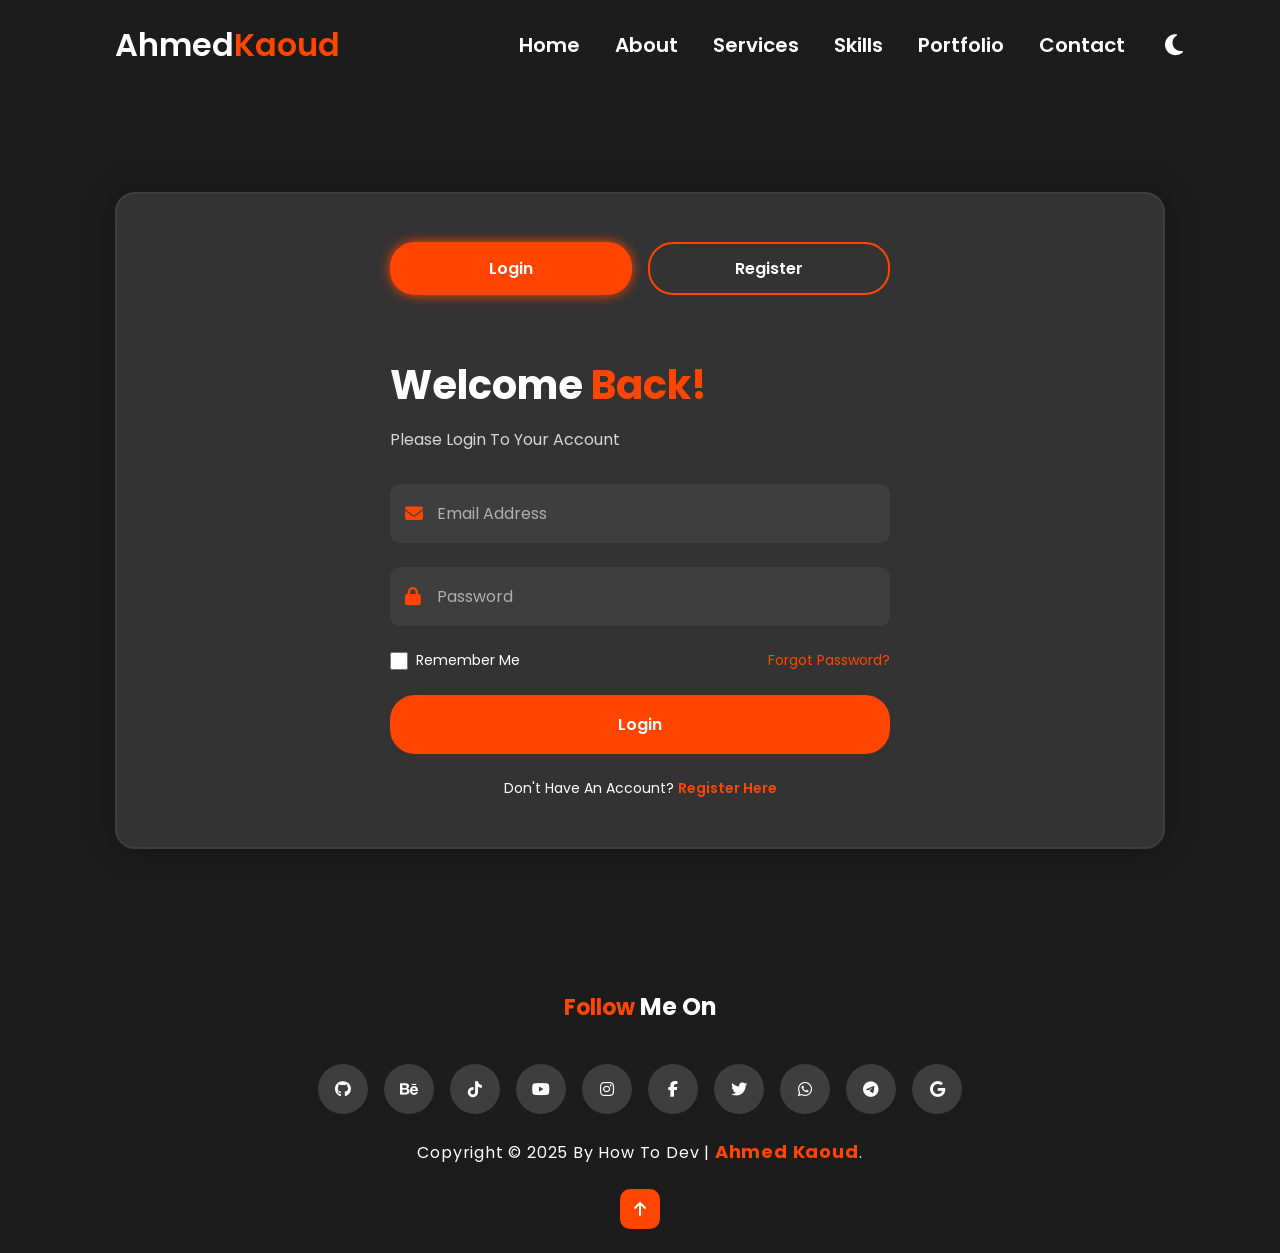
<file: login.html>
<!DOCTYPE html>
<html lang="en">
  <head>
    <meta charset="UTF-8" />
    <meta name="viewport" content="width=device-width, initial-scale=1.0" />
    <title>Login & Register - Ahmed Kaoud</title>
    <!-- ملف css الخاص بالثوابت -->
    <link rel="stylesheet" href="assets/css/all.css/all.css" />
    <!-- ملف css الخاص بصفحة تسجيل الدخول -->
    <link rel="stylesheet" href="assets/css/login/login.css" />
    <!-- رابط مكتبة الايقونات -->
    <link
      rel="stylesheet"
      href="https://cdnjs.cloudflare.com/ajax/libs/font-awesome/6.7.1/css/all.min.css"
    />
    <!-- ملف ايقونة الموقع التي تظهر في نافظة المتصفح -->
    <link rel="icon" href="" />
    <meta name="description" content="" />
    <meta name="keywords" content="" />
    <meta name="robots" content="index, follow" />
    <meta name="author" content="Ahmed Kaoud" />
  </head>
  <body>
    <!-- header -->
    <header>
      <div class="container">
        <nav>
          <!-- Logo -->
          <div class="logo">
            <a href="index.html">Ahmed<span>Kaoud</span></a>
          </div>
          <!-- حاوية القائمة والوصع -->
          <div class="list-darkmode-menu">
            <!-- القائمة -->
            <ul>
              <li><a href="index.html">Home</a></li>
              <li><a href="about.html">About</a></li>
              <li><a href="list_experiences.html">Services</a></li>
              <li><a href="list_skills.html">skills</a></li>
              <li><a href="list_work.html">Portfolio</a></li>
              <li><a href="index.html#contact">Contact</a></li>
            </ul>
            <!-- زر الوضع -->
            <label class="mode">
              <input type="checkbox" checked="checked" id="darkModeButton" />
              <i class="fa-solid fa-sun"></i>
              <i class="fa-solid fa-moon"></i>
            </label>
            <!-- زر القائمة -->
            <button class="hamburger">
              <div class="bar"></div>
            </button>
          </div>
        </nav>
      </div>
    </header>

    <!-- Login & Register Section -->
    <section class="auth-section">
      <div class="container">
        <div class="auth-wrapper">
          <!-- Form Container -->
          <div class="form-container">
            <div class="form-toggle">
              <button class="toggle-btn active" id="loginToggle">Login</button>
              <button class="toggle-btn" id="registerToggle">Register</button>
            </div>

            <!-- Login Form -->
            <div class="form-content active" id="loginForm">
              <h2>Welcome <span>Back!</span></h2>
              <p class="form-description">Please login to your account</p>
              <form id="loginFormElement">
                <div class="input-group">
                  <i class="fa-solid fa-envelope"></i>
                  <input
                    type="email"
                    id="loginEmail"
                    placeholder="Email Address"
                    required
                  />
                </div>
                <div class="input-group">
                  <i class="fa-solid fa-lock"></i>
                  <input
                    type="password"
                    id="loginPassword"
                    placeholder="Password"
                    required
                  />
                </div>
                <div class="form-options">
                  <label class="remember-me">
                    <input type="checkbox" id="rememberMe" />
                    <span>Remember me</span>
                  </label>
                  <a href="#" class="forgot-password">Forgot Password?</a>
                </div>
                <button type="submit" class="submit-btn">Login</button>
                <div class="form-footer">
                  <p>
                    Don't have an account?
                    <a href="#" id="switchToRegister">Register here</a>
                  </p>
                </div>
              </form>
            </div>

            <!-- Register Form -->
            <div class="form-content" id="registerForm">
              <h2>Create <span>Account</span></h2>
              <p class="form-description">Join us today and get started</p>
              <form id="registerFormElement">
                <div class="input-group">
                  <i class="fa-solid fa-user"></i>
                  <input
                    type="text"
                    id="registerName"
                    placeholder="Full Name"
                    required
                  />
                </div>
                <div class="input-group">
                  <i class="fa-solid fa-envelope"></i>
                  <input
                    type="email"
                    id="registerEmail"
                    placeholder="Email Address"
                    required
                  />
                </div>
                <div class="input-group">
                  <i class="fa-solid fa-lock"></i>
                  <input
                    type="password"
                    id="registerPassword"
                    placeholder="Password"
                    required
                  />
                </div>
                <div class="input-group">
                  <i class="fa-solid fa-lock"></i>
                  <input
                    type="password"
                    id="registerConfirmPassword"
                    placeholder="Confirm Password"
                    required
                  />
                </div>
                <div class="form-options">
                  <label class="remember-me">
                    <input type="checkbox" id="agreeTerms" required />
                    <span
                      >I agree to the <a href="#">Terms & Conditions</a></span
                    >
                  </label>
                </div>
                <button type="submit" class="submit-btn">Register</button>
                <div class="form-footer">
                  <p>
                    Already have an account?
                    <a href="#" id="switchToLogin">Login here</a>
                  </p>
                </div>
              </form>
            </div>

            <!-- Forgot Password Form -->
            <div class="form-content" id="forgotPasswordForm">
              <h2>Reset <span>Password</span></h2>
              <p class="form-description">Enter your email to receive OTP</p>

              <!-- Step 1: Email Input -->
              <form id="forgotPasswordEmailForm" class="forgot-step active">
                <div class="input-group">
                  <i class="fa-solid fa-envelope"></i>
                  <input
                    type="email"
                    id="forgotEmail"
                    placeholder="Email Address"
                    required
                  />
                </div>
                <button type="submit" class="submit-btn">Send OTP</button>
                <div class="form-footer">
                  <p>
                    Remember your password?
                    <a href="#" id="backToLogin">Login here</a>
                  </p>
                </div>
              </form>

              <!-- Step 2: OTP and New Password -->
              <form
                id="forgotPasswordResetForm"
                class="forgot-step"
                style="display: none"
              >
                <div class="input-group">
                  <i class="fa-solid fa-key"></i>
                  <input
                    type="text"
                    id="otpCode"
                    placeholder="Enter OTP Code"
                    required
                    maxlength="6"
                  />
                </div>
                <div class="input-group">
                  <i class="fa-solid fa-lock"></i>
                  <input
                    type="password"
                    id="newPassword"
                    placeholder="New Password"
                    required
                    minlength="6"
                  />
                </div>
                <div class="input-group">
                  <i class="fa-solid fa-lock"></i>
                  <input
                    type="password"
                    id="confirmNewPassword"
                    placeholder="Confirm New Password"
                    required
                    minlength="6"
                  />
                </div>
                <button type="submit" class="submit-btn">Reset Password</button>
                <div class="form-footer">
                  <p>
                    <a href="#" id="resendOTP">Resend OTP</a>
                  </p>
                </div>
              </form>
            </div>
          </div>
        </div>
      </div>
    </section>

    <!-- scroll -->
    <div id="progress">
      <span id="progress-value">
        <i class="fa-solid fa-arrow-up"></i>
      </span>
    </div>

    <!-- footer -->
    <footer class="footer">
      <div class="container">
        <div class="footer-wrapper">
          <h2 class="footer-title"><span>follow</span> me on</h2>
          <!-- إضافة قسم أيقونات التواصل الاجتماعي -->
          <div class="social-icons">
            <a href="#" class="social-icon github" target="_blank"
              ><i class="fab fa-github"></i
            ></a>
            <a href="#" class="social-icon behance" target="_blank"
              ><i class="fab fa-behance"></i
            ></a>
            <a href="#" class="social-icon tiktok" target="_blank"
              ><i class="fab fa-tiktok"></i
            ></a>
            <a href="#" class="social-icon youtube" target="_blank"
              ><i class="fab fa-youtube"></i
            ></a>
            <a
              href="https://www.instagram.com/a7medka3oud?igsh=MWt4ZjdmczA4czh6ag=="
              class="social-icon instagram"
              target="_blank"
              ><i class="fab fa-instagram"></i
            ></a>
            <a
              href="https://www.facebook.com/share/15nQ9gTgBS/"
              class="social-icon facebook"
              target="_blank"
              ><i class="fab fa-facebook-f"></i
            ></a>
            <a
              href="https://x.com/a7medka3oud?t=_A5jmuHr7HmIzL0HLKx5Rg&s=09"
              class="social-icon twitter"
              target="_blank"
              ><i class="fab fa-twitter"></i
            ></a>
            <a href="#" class="social-icon whatsapp" target="_blank"
              ><i class="fab fa-whatsapp"></i
            ></a>
            <a href="#" class="social-icon telegram" target="_blank"
              ><i class="fab fa-telegram-plane"></i
            ></a>
            <a href="#" class="social-icon gmail" target="_blank"
              ><i class="fab fa-google"></i
            ></a>
          </div>
          <div class="footer-info">
            <p>
              Copyright &copy; 2025 by How To Dev | <span>Ahmed Kaoud</span>.
            </p>
          </div>
          <div class="iconTop">
            <a href="#top">
              <i class="fa-solid fa-arrow-up"></i>
            </a>
          </div>
        </div>
      </div>
    </footer>

    <!-- ملف جافا سكريبت الاساسي -->
    <script src="assets/js/all.js/all.js"></script>
    <!-- ملف جافا سكريبت الخاص بصفحة تسجيل الدخول -->
    <script src="assets/js/login.js"></script>
  </body>
</html>
</file>
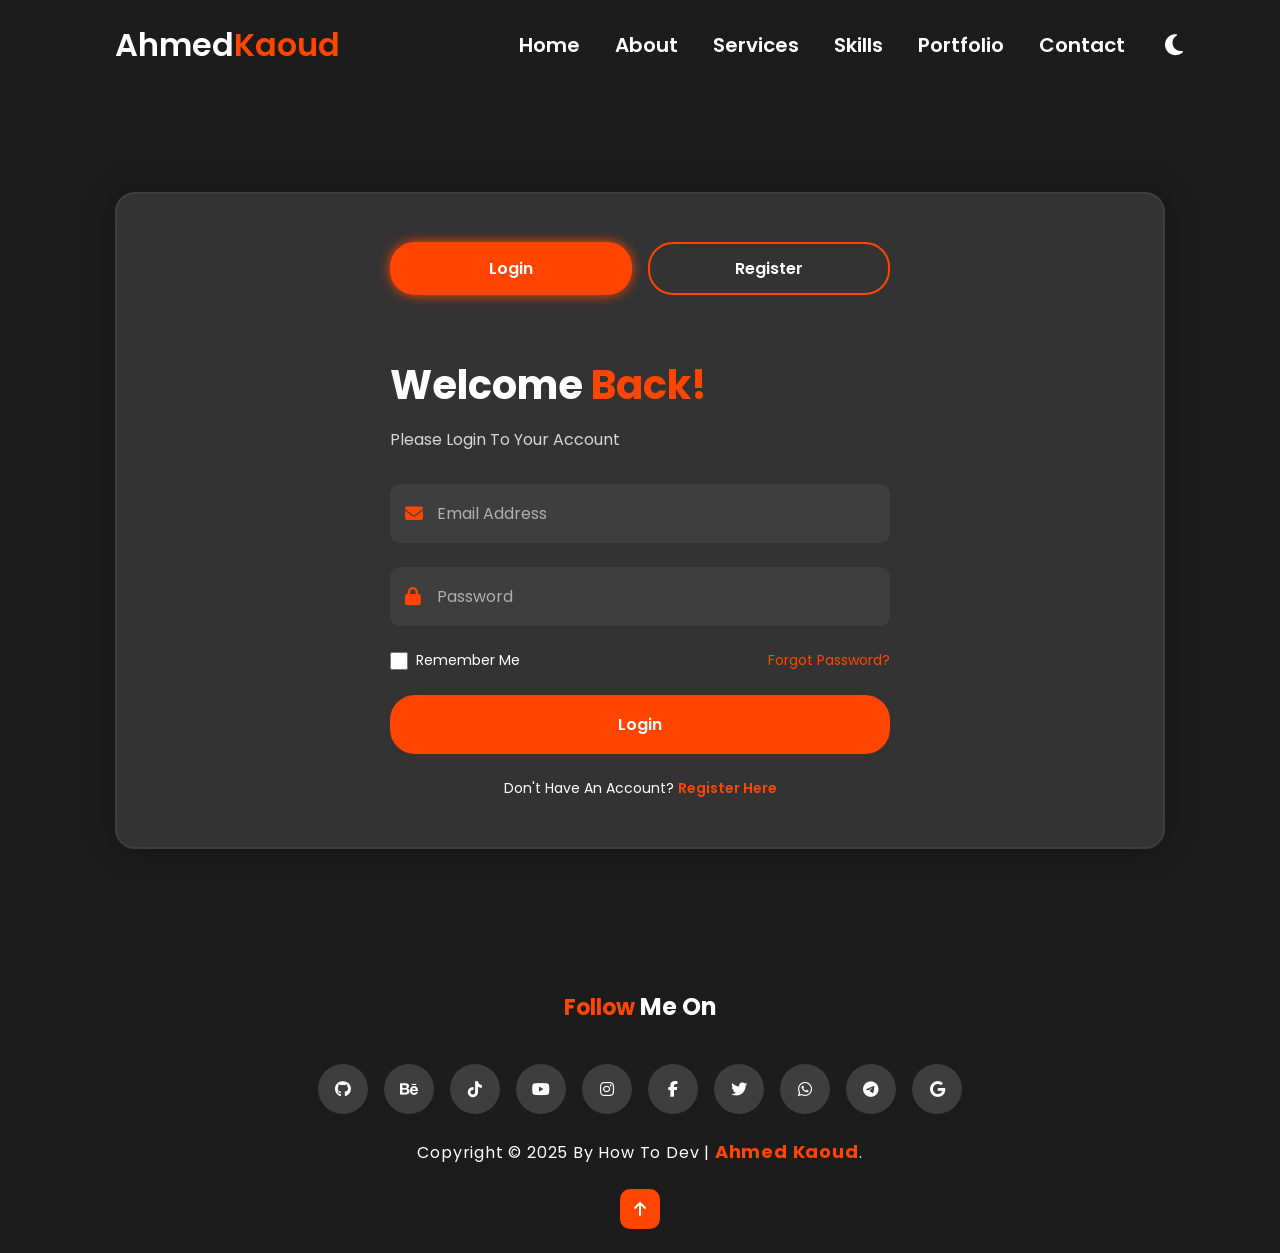
<file: profile.html>
<!DOCTYPE html>
<html lang="en">
  <head>
    <meta charset="UTF-8" />
    <meta name="viewport" content="width=device-width, initial-scale=1.0" />
    <title>User Profile - Ahmed Kaoud</title>
    <!-- Common CSS -->
    <link rel="stylesheet" href="assets/css/all.css/all.css" />
    <link rel="stylesheet" href="assets/css/home/home.css" />
    <link
      rel="stylesheet"
      href="https://cdnjs.cloudflare.com/ajax/libs/font-awesome/6.7.1/css/all.min.css"
    />
    <!-- Profile CSS -->
    <link rel="stylesheet" href="assets/css/profile.css" />
    <!-- Logout Modal CSS -->
    <link rel="stylesheet" href="assets/css/logout-modal.css" />
  </head>
  <body>
    <!-- Header (Same as index.html) -->
    <header>
      <div class="container">
        <nav>
          <!-- Logo -->
          <div class="logo">
            <a href="index.html">Ahmed<span>Kaoud</span></a>
          </div>
          <!-- list-darkmode-menu -->
          <div class="list-darkmode-menu">
            <!-- list -->
            <ul
              style="
                display: flex;
                align-items: center;
                gap: 15px;
                list-style: none;
              "
            >
              <li><a href="index.html">Home</a></li>
              <li><a href="blogs.html">Plogs</a></li>
            </ul>

            <!-- Dark Mode & Menu Buttons -->
            <label class="mode">
              <input type="checkbox" checked="checked" id="darkModeButton" />
              <i class="fa-solid fa-sun"></i>
              <i class="fa-solid fa-moon"></i>
            </label>
            <button class="hamburger">
              <div class="bar"></div>
            </button>
          </div>
        </nav>
      </div>
    </header>

    <!-- Profile Section -->
    <section class="profile-section">
      <div class="container">
        <div class="profile-container">
          <div class="profile-header">
            <h2>My Profile</h2>
            <p>Manage your account settings and preferences</p>
          </div>

          <form id="profileForm" class="profile-form">
            <!-- Profile Image -->
            <div class="profile-image-container">
              <div class="image-wrapper">
                <img
                  id="profileImagePreview"
                  src="https://res.cloudinary.com/ddqlt5oqu/image/upload/v1764967019/default_pi1ur8.webp"
                  alt="Profile"
                />
                <label for="imageInput" class="upload-overlay">
                  <i class="fas fa-camera"></i>
                  <span>Change</span>
                </label>
              </div>
              <input
                type="file"
                id="imageInput"
                name="image"
                accept="image/*"
                hidden
              />
              <p class="image-help">Allowed: JPG, PNG, GIF (Max 5MB)</p>
            </div>
            <!-- Distinct Upload Button -->
            <div style="text-align: center; margin-top: 10px">
              <button
                type="button"
                id="uploadTriggerBtn"
                class="btn-primary"
                style="
                  padding: 8px 16px;
                  background-color: var(--first-color);
                  color: white;
                  border: none;
                  border-radius: 4px;
                  cursor: pointer;
                "
              >
                <i class="fas fa-upload"></i> Upload Image
              </button>
            </div>

            <!-- Form Fields -->
            <div class="form-grid">
              <div class="form-group">
                <label for="userName">Full Name</label>
                <div class="input-wrapper">
                  <i class="fas fa-user"></i>
                  <input
                    type="text"
                    id="userName"
                    name="name"
                    required
                    placeholder="Enter your name"
                  />
                </div>
              </div>

              <div class="form-group">
                <label for="userEmail">Email Address</label>
                <div class="input-wrapper">
                  <i class="fas fa-envelope"></i>
                  <input
                    type="email"
                    id="userEmail"
                    name="email"
                    required
                    placeholder="Enter your email"
                  />
                </div>
              </div>

              <div class="form-group">
                <label for="newPassword">New Password (Optional)</label>
                <div class="input-wrapper">
                  <i class="fas fa-lock"></i>
                  <input
                    type="password"
                    id="newPassword"
                    name="password"
                    placeholder="Leave blank to keep current"
                    minlength="6"
                  />
                </div>
              </div>

              <div class="form-group">
                <label for="confirmPassword">Confirm New Password</label>
                <div class="input-wrapper">
                  <i class="fas fa-lock"></i>
                  <input
                    type="password"
                    id="confirmPassword"
                    placeholder="Confirm new password"
                  />
                </div>
              </div>
            </div>

            <!-- Actions -->
            <div class="form-actions">
              <a href="index.html" class="btn-cancel">Cancel</a>
              <button type="submit" class="btn-save" id="saveBtn">
                <i class="fas fa-save"></i> Save Changes
              </button>
            </div>
          </form>
        </div>
      </div>
    </section>

    <!-- Scripts -->
    <script src="assets/js/all.js/all.js"></script>
    <script src="assets/js/auth.js"></script>
    <script src="assets/js/profile.js"></script>
    <script src="assets/js/logout-modal.js"></script>
  </body>
</html>
</file>
<file: assets/css/all.css/all.css>
@import url("https://fonts.googleapis.com/css2?family=Poppins:ital,wght@0,100;0,200;0,300;0,400;0,500;0,600;0,700;0,800;0,900;1,100;1,200;1,300;1,400;1,500;1,600;1,700;1,800;1,900&family=Rubik:ital,wght@0,300..900;1,300..900&display=swap");
* {
  margin: 0;
  padding: 0;
  box-sizing: border-box;
  scroll-behavior: smooth;
  font-family: "Poppins", sans-serif;
  text-transform: capitalize;
}

:root {
  --text-color: #fff;
  --color: #ff4500;
  --bg-color: #1c1c1d;
  --first: #fff;
  --second: #000;
  --mob-color: #363636;
  --box-bg: #333;
  --clr-bg: #3e3e3e;
  --place-clr: #afafaf;
}

body.dark-mode {
  --text-color: #222;
  --bg-color: #f2f2f2;
  --first: #222;
  --second: #fff;
  --mob-color: #eae6e6;
  --box-bg: #e5e5e5;
  --clr-bg: #e5e5e5;
  --place-clr: #6b6b6b;
}

body {
  background: var(--bg-color);
}
body section {
  padding: 5rem 9% 2rem;
}

.buttons {
  display: flex;
  flex-direction: row;
  align-items: center;
  justify-content: space-around;
}

#btn {
  display: block;
  max-width: 40em;
  margin: 1em auto;
  text-align: center;
  margin-bottom: 3em;
}
#btn button {
  font-size: 15px;
  font-weight: 600;
  padding: 12px 24px;
  margin: 1em;
  border-radius: 25px;
  color: #fff;
  background: var(--color);
  border: 2px solid var(--color);
  outline: none;
  cursor: pointer;
  transition: 0.3s ease-in;
  transition: all 0.3s ease-in;
}
#btn button:hover {
  color: var(--color);
  background: transparent;
  transform: translateY(-7px);
  box-shadow: 0 0 0.7rem var(--color);
}

#pagination {
  margin: 10px auto 20px;
  text-align: center;
  display: flex;
  justify-content: center;
  align-items: center;
  gap: 10px;
}
#pagination button {
  padding: 10px 20px;
  font-size: 16px;
  font-weight: 600;
  color: var(--first);
  background-color: var(--box-bg);
  border: 2px solid var(--color);
  border-radius: 25px;
  cursor: pointer;
  transition: 0.4s ease;
}
#pagination button:hover {
  background-color: var(--color);
  color: var(--text-color);
  transform: translateY(-3px);
  box-shadow: 0 0 0.7rem var(--color);
}
#pagination .page-number {
  display: inline-flex;
  align-items: center;
  justify-content: center;
  width: 35px;
  height: 35px;
  border-radius: 50%;
  margin: 2px;
  background-color: var(--box-bg);
  border: 2px solid var(--color);
  color: var(--first);
  font-size: 16px;
  font-weight: 600;
  cursor: pointer;
  transition: 0.4s ease;
}
#pagination .page-number:hover {
  background-color: var(--color);
  color: var(--text-color);
}
#pagination .page-number.active {
  background-color: var(--color);
  color: var(--text-color);
  border-color: var(--color);
}

.swiper-pagination .swiper-pagination-bullet {
  background-color: var(--text-color);
  opacity: 0.5;
  transition: opacity 0.3s ease;
}
.swiper-pagination .swiper-pagination-bullet.swiper-pagination-bullet-active {
  opacity: 1;
  background-color: var(--color);
}

header {
  position: fixed;
  top: 0;
  left: 0;
  height: 90px;
  width: 100%;
  padding: 0 9%;
  z-index: 99;
  display: flex;
  align-items: center;
  justify-content: center;
  background: var(--bg-color);
  padding: 0 9%;
  background: var(--bg-color);
}
header .container {
  max-width: 1250px;
  width: 100%;
  margin: 0 auto;
}
header nav {
  display: flex;
  align-items: center;
  justify-content: space-between;
}
header nav .logo {
  z-index: 1;
}
header nav .logo a {
  text-decoration: none;
  font-size: 32px;
  font-weight: 600;
  color: var(--first);
}
header nav .logo a span {
  color: var(--color);
}
header nav .list-darkmode-menu {
  display: flex;
  align-items: center;
  gap: 2.5rem;
}
header nav .list-darkmode-menu ul {
  display: flex;
  align-items: center;
  justify-content: center;
  gap: 35px;
  font-size: 18px;
  list-style: none;
  z-index: 1;
}
header nav .list-darkmode-menu ul li a {
  position: relative;
  text-decoration: none;
  color: var(--first);
  font-size: 20px;
  font-weight: 600;
  transition: 0.3s ease;
}
header nav .list-darkmode-menu ul li a.active {
  color: var(--color);
}
header nav .list-darkmode-menu ul li a:hover {
  color: var(--color);
}
header nav .list-darkmode-menu ul li a:hover::before {
  width: 100%;
}
header nav .list-darkmode-menu ul li a::before {
  content: "";
  position: absolute;
  bottom: -7px;
  left: 0;
  width: 0;
  height: 2.5px;
  background: var(--color);
  transition: 0.3s ease;
}
header nav .list-darkmode-menu .mode {
  color: var(--text-color);
  font-size: 24px;
  display: flex;
  align-items: center;
  cursor: pointer;
  -webkit-user-select: none;
     -moz-user-select: none;
          user-select: none;
}
header nav .list-darkmode-menu .mode .fa-moon, header nav .list-darkmode-menu .mode .fa-sun {
  position: absolute;
  animation: animate 0.5s;
}
header nav .list-darkmode-menu .mode .fa-moon {
  display: none;
}
header nav .list-darkmode-menu .mode input:checked ~ .fa-moon {
  display: block;
}
header nav .list-darkmode-menu .mode input:checked ~ .fa-sun {
  display: none;
}
header nav .list-darkmode-menu .mode input {
  position: absolute;
  opacity: 0;
  cursor: pointer;
  height: 0;
  width: 0;
}
@keyframes animate {
  0% {
    transform: rotate(-360deg) scale(0);
    opacity: 0;
  }
  75% {
    transform: rotate(25deg);
  }
}
header nav .list-darkmode-menu .hamburger {
  position: relative;
  width: 30px;
  cursor: pointer;
  -webkit-appearance: none;
     -moz-appearance: none;
          appearance: none;
  border: none;
  outline: none;
  background: none;
  scale: 0.9;
  display: none;
}
header nav .list-darkmode-menu .hamburger .bar, header nav .list-darkmode-menu .hamburger::after, header nav .list-darkmode-menu .hamburger::before {
  content: "";
  display: block;
  width: 100%;
  height: 3px;
  background: var(--first);
  margin: 6px 0;
  transition: 0.4s;
}
header nav .list-darkmode-menu .hamburger.active::before {
  transform: rotate(-45deg) translate(-8px, 5px);
}
header nav .list-darkmode-menu .hamburger.active::after {
  transform: rotate(45deg) translate(-8px, -5px);
}
header nav .list-darkmode-menu .hamburger.active .bar {
  opacity: 0;
}

h2 {
  font-size: 2.8em;
  text-align: center;
  color: var(--first);
  margin: 1.5em 0;
}
h2 span {
  color: var(--color);
}

#progress {
  position: fixed;
  bottom: 30px;
  right: 30px;
  height: 70px;
  width: 70px;
  display: none;
  place-items: center;
  border-radius: 50%;
  box-shadow: 0 0 10px rgba(0, 0, 0, 0.2);
  z-index: 12;
  cursor: pointer;
}
#progress #progress-value {
  display: block;
  height: calc(100% - 15px);
  width: calc(100% - 15px);
  background-color: var(--box-bg);
  border-radius: 50%;
  display: grid;
  place-items: center;
  font-size: 35px;
  color: var(--first);
}

.footer {
  padding: 1.5em 9%;
  display: flex;
  justify-content: center;
  align-items: center;
  border: var(--clr-bg);
}
.footer .footer-wrapper {
  display: flex;
  flex-direction: column;
  align-items: center;
  gap: 1.5em;
}
.footer .footer-wrapper .footer-title {
  font-size: 24px;
  color: var(--first);
  margin-bottom: 1rem;
}
.footer .footer-wrapper .footer-title span {
  color: var(--color);
  font-size: 22px;
  font-weight: bold;
}
.footer .footer-wrapper .footer-info p {
  font-size: 16px;
  letter-spacing: 0.8px;
  color: var(--first);
}
.footer .footer-wrapper p span {
  color: var(--color);
  font-size: 18px;
  font-weight: bold;
}
.footer .footer-wrapper .iconTop a {
  text-decoration: none;
  display: inline-flex;
  align-items: center;
  justify-content: center;
  width: 2.5em;
  height: 2.5em;
  padding: 0.7rem;
  border-radius: 10px;
  background: var(--color);
  transition: all 0.4s ease;
}
.footer .footer-wrapper .iconTop a:hover {
  transform: translateY(-7px);
  box-shadow: 0 0 0.7rem var(--color);
}
.footer .footer-wrapper .iconTop a i {
  font-size: 1em;
  color: #fff;
}

.social-icons {
  display: flex;
  gap: 1rem;
  flex-wrap: wrap;
  justify-content: center;
}
.social-icons .social-icon {
  width: 50px;
  height: 50px;
  display: flex;
  align-items: center;
  justify-content: center;
  border-radius: 50%;
  background-color: var(--clr-bg);
  color: var(--first);
  text-decoration: none;
  transition: all 0.3s ease;
}
.social-icons .social-icon:hover {
  transform: translateY(-5px);
}
.social-icons .social-icon.github:hover {
  background-color: #333;
  color: #fff;
  box-shadow: 0 0 1.5rem #fff;
}
.social-icons .social-icon.behance:hover {
  background-color: #053eff;
  color: #fff;
  box-shadow: 0 0 1.5rem #053eff;
}
.social-icons .social-icon.tiktok:hover {
  background-color: #000;
  color: #fff;
  box-shadow: 0 0 1.5rem #fff;
}
.social-icons .social-icon.youtube:hover {
  background-color: #ff0000;
  color: #fff;
  box-shadow: 0 0 1.5rem #ff0000;
}
.social-icons .social-icon.instagram:hover {
  background-color: #ff5000;
  color: #fff;
  box-shadow: 0 0 1.5rem #ff5000;
}
.social-icons .social-icon.facebook:hover {
  background-color: #1877f2;
  color: #fff;
  box-shadow: 0 0 1.5rem #1877f2;
}
.social-icons .social-icon.twitter:hover {
  background-color: #1da1f2;
  color: #fff;
  box-shadow: 0 0 1.5rem #1da1f2;
}
.social-icons .social-icon.whatsapp:hover {
  background-color: #25d366;
  color: #fff;
  box-shadow: 0 0 1.5rem #25d366;
}
.social-icons .social-icon.telegram:hover {
  background-color: #0088cc;
  color: #fff;
  box-shadow: 0 0 1.5rem #0088cc;
}
.social-icons .social-icon.gmail:hover {
  background-color: #db4437;
  color: #fff;
  box-shadow: 0 0 1.5rem #db4437;
}

@media screen and (max-width: 992px) {
  body section {
    padding: 8rem 5% 2rem;
  }
  header {
    background: var(--mob-color);
    position: sticky;
    top: 0;
    padding: 0 5%;
    z-index: 9;
  }
  header nav .list-darkmode-menu ul {
    position: fixed;
    top: 89px;
    left: -100%;
    max-width: 60%;
    width: 100%;
    height: 100vh;
    background: var(--mob-color);
    align-items: flex-start;
    justify-content: flex-start;
    flex-direction: column;
    padding: 2rem 5% 0;
    gap: 30px;
    transition: left 0.3s ease;
  }
  header nav .list-darkmode-menu ul.active {
    left: 0;
  }
  header nav .list-darkmode-menu ul li a {
    font-size: 22px;
  }
  header nav .list-darkmode-menu .hamburger {
    display: block;
  }
}
@media screen and (max-width: 767px) {
  header nav .list-darkmode-menu ul li a {
    font-size: 20px;
  }
}
@media screen and (max-width: 567px) {
  header nav .logo a {
    font-size: 28px;
  }
}/*# sourceMappingURL=all.css.map */
</file>
<file: assets/css/lists/list_skills/style.css>
.skills .skills-content {
  min-height: auto;
}
.skills .skills-content .skills-wrapper {
  display: flex;
  align-items: start;
  justify-content: center;
  gap: 30px;
  flex-wrap: wrap;
  min-height: auto;
  margin-bottom: 2em;
}
.skills .skills-content .skills-wrapper .skills-box {
  width: 375px;
  height: 400px;
  position: relative;
  perspective: 1000px;
  cursor: pointer;
}
.skills .skills-content .skills-wrapper .skills-box .front, .skills .skills-content .skills-wrapper .skills-box .back {
  width: 100%;
  height: 100%;
  position: absolute;
  top: 0;
  left: 0;
  backface-visibility: hidden;
  transition: transform 0.8s ease;
  display: flex;
  flex-direction: column;
  justify-content: space-around;
  align-items: center;
  padding: 1em 0 2em 0;
  border-radius: 0.5em;
  background-color: var(--box-bg);
  border-bottom: 10px solid var(--color);
}
.skills .skills-content .skills-wrapper .skills-box .back {
  justify-self: start;
}
.skills .skills-content .skills-wrapper .skills-box .front i {
  color: var(--color);
  font-size: 4em;
  text-align: center;
}
.skills .skills-content .skills-wrapper .skills-box .front .center-years {
  display: flex;
  flex-direction: column;
  justify-content: space-around;
  gap: 0;
}
.skills .skills-content .skills-wrapper .skills-box .front .center-years .num {
  position: relative;
  color: var(--text-color);
  display: grid;
  place-items: center;
  font-weight: 600;
  font-size: 4em;
}
.skills .skills-content .skills-wrapper .skills-box .front .center-years .years {
  position: relative;
  text-align: center;
  color: var(--color);
  font-size: 1.2em;
  font-weight: 500;
  line-height: 1;
}
.skills .skills-content .skills-wrapper .skills-box .front .text {
  color: var(--text-color);
  font-size: 2em;
  text-align: center;
  padding: 0.7em 0;
  font-weight: 500;
  line-height: 0;
}
.skills .skills-content .skills-wrapper .skills-box .back {
  transform: rotateY(180deg);
  background-color: var(--color);
  color: var(--text-color);
}
.skills .skills-content .skills-wrapper .skills-box .back i {
  color: var(--text-color);
  font-size: 4em;
}
.skills .skills-content .skills-wrapper .skills-box .back h3 {
  font-size: 2em;
  margin: 0.5em 0;
}
.skills .skills-content .skills-wrapper .skills-box .back p {
  font-size: 1.2em;
  text-align: center;
  padding: 0 1em;
}
.skills .skills-content .skills-wrapper .skills-box:hover .front {
  transform: rotateY(180deg);
}
.skills .skills-content .skills-wrapper .skills-box:hover .back {
  transform: rotateY(360deg);
}/*# sourceMappingURL=style.css.map */
</file>
<file: assets/css/home/home.css>
@charset "UTF-8";
.home {
  padding: 16rem 9% 14rem;
}
.home .home-info {
  display: flex;
  align-items: center;
  justify-content: center;
}
.home .home-info .left {
  flex: 1;
}
.home .home-info .left h3 {
  font-size: 2.5em;
  font-weight: bold;
  color: var(--first);
  letter-spacing: 0.5px;
  border-radius: 25px;
  opacity: 0;
  animation: slideDown 1s ease-in-out forwards;
}
.home .home-info .left h1 {
  font-size: 4.5em;
  color: var(--first);
  margin: 10px 0;
  opacity: 0;
  animation: slideLeft 1s ease-in-out 0.5s forwards;
}
.home .home-info .left h4 {
  color: var(--first);
  font-size: 2.2em;
  font-weight: bold;
  min-width: 280px;
  margin-bottom: 20px;
  opacity: 0;
  animation: slideDown 1s ease-in-out 1s forwards;
}
.home .home-info .left h4 span {
  color: var(--color);
  border-right: 5px solid var(--color);
}
.home .home-info .left h4 span #multiple {
  font-size: 24px;
  white-space: nowrap;
  overflow: hidden;
  display: inline-block;
}
.home .home-info .left p {
  width: 90%;
  font-size: 16px;
  font-weight: 400;
  line-height: 25px;
  color: var(--first);
  border-radius: 50px;
  margin-bottom: 15px;
  text-align: justify;
  opacity: 0;
  animation: slideRight 1s ease-in-out 1.5s forwards;
}
.home .home-info .left .social {
  display: flex;
  align-items: center;
  gap: 15px;
  margin: 25px 0;
}
.home .home-info .left .social a {
  text-decoration: none;
  background: transparent;
  color: var(--color);
  width: 45px;
  height: 45px;
  border-radius: 50%;
  display: flex;
  align-items: center;
  justify-content: center;
  transition: all 0.4s ease;
  border: 2px solid var(--color);
  opacity: 0;
  animation: bounceIn 0.8s ease-in-out forwards;
}
.home .home-info .left .social a i {
  font-size: 20px;
}
.home .home-info .left .social a:hover {
  color: #fff;
  background: var(--color);
  transform: translateY(-7px);
  box-shadow: 0 0 0.7rem var(--color);
}
.home .home-info .left .social a:nth-child(1) {
  animation-delay: 2.5s;
}
.home .home-info .left .social a:nth-child(2) {
  animation-delay: 2.7s;
}
.home .home-info .left .social a:nth-child(3) {
  animation-delay: 2.9s;
}
.home .home-info .left .social a:nth-child(4) {
  animation-delay: 3.1s;
}
.home .home-info .left .btn {
  display: flex;
  align-items: center;
  text-decoration: none;
  gap: 20px;
  margin: 25px 0;
}
.home .home-info .left .btn button {
  opacity: 0;
  animation: fadeIn 1s ease-in-out 2s forwards;
  font-size: 15px;
  font-weight: 600;
  padding: 12px 24px;
  border-radius: 25px;
  color: var(--color);
  background: transparent;
  border: 2px solid var(--color);
  outline: none;
  cursor: pointer;
  transition: all 0.3s ease-in;
}
.home .home-info .left .btn button:hover {
  color: #fff;
  background: var(--color);
  transform: translateY(-7px);
  box-shadow: 0 0 0.7rem var(--color);
}
.home .home-info .right {
  flex: 1;
}
.home .home-info .right .profile {
  text-align: right;
}
.home .home-info .right .profile img {
  width: 450px;
  height: 450px;
  -o-object-fit: cover;
     object-fit: cover;
  -o-object-position: top;
     object-position: top;
  border-radius: 50%;
  border: 3px solid var(--color);
  box-shadow: 0 0 40px var(--color);
  cursor: pointer;
  transition: all 0.3s ease;
  opacity: 0;
  transform: translateY(100px);
  animation: slideUp 1s ease-in-out 1.2s forwards;
}
.home .home-info .right .profile img:hover {
  transform: scale(1.05);
  box-shadow: 0 0 80px var(--color);
}

@keyframes slideUp {
  from {
    opacity: 0;
    transform: translateY(100px);
  }
  to {
    opacity: 1;
    transform: translateY(0);
  }
}
@keyframes slideDown {
  from {
    opacity: 0;
    transform: translateY(-100px);
  }
  to {
    opacity: 1;
    transform: translateY(0);
  }
}
@keyframes slideLeft {
  from {
    opacity: 0;
    transform: translateX(-100px);
  }
  to {
    opacity: 1;
    transform: translateX(0);
  }
}
@keyframes slideRight {
  from {
    opacity: 0;
    transform: translateX(100px);
  }
  to {
    opacity: 1;
    transform: translateX(0);
  }
}
@keyframes fadeIn {
  from {
    opacity: 0;
  }
  to {
    opacity: 1;
  }
}
@keyframes bounceIn {
  0% {
    opacity: 0;
    transform: translateY(-50px);
  }
  50% {
    opacity: 1;
    transform: translateY(10px);
  }
  100% {
    opacity: 1;
    transform: translateY(0);
  }
}
.about .about-wrapper {
  display: flex;
  align-items: center;
  gap: 7em;
}
.about .about-wrapper .about-left {
  flex: 1;
}
.about .about-wrapper .about-left .about-img img {
  width: 400px;
  height: 400px;
  -o-object-fit: cover;
     object-fit: cover;
  -o-object-position: top;
     object-position: top;
  border-radius: 50%;
  border: 3px solid var(--color);
  box-shadow: 0 0 40px var(--color);
  cursor: pointer;
  transition: all 0.3s ease;
  /* حركة الصورة من اليسار إلى اليمين */
  opacity: 0;
  transform: translateX(-100px);
  animation: slideInLeft 1s ease-in-out 0.5s forwards;
}
.about .about-wrapper .about-left .about-img img:hover {
  transform: scale(1.05);
  box-shadow: 0 0 80px var(--color);
}
.about .about-wrapper .about-right {
  flex: 2;
}
.about .about-wrapper .about-right .about-info h2 {
  font-size: 2.8em;
  font-weight: bold;
  letter-spacing: 0.5px;
  color: var(--first);
  margin-bottom: 10px;
  text-align: left;
  /* حركة H2 من الأعلى للأسفل */
  opacity: 0;
  transform: translateY(-100px);
  animation: slideInTop 1.5s ease-in-out 1s forwards;
}
.about .about-wrapper .about-right .about-info h2 span {
  color: var(--color);
}
.about .about-wrapper .about-right .about-info h3 {
  font-size: 1.8em;
  color: var(--first);
  font-weight: 600;
  margin-bottom: 25px;
  /* حركة H3 من الأسفل للأعلى */
  opacity: 0;
  transform: translateY(100px);
  animation: slideInBottom 2s ease-in-out 1.5s forwards;
}
.about .about-wrapper .about-right .about-info p {
  font-size: 16px;
  font-weight: 300;
  color: var(--first);
  line-height: 1.4em;
  margin-bottom: 25px;
  /* حركة P من الأسفل للأعلى */
  opacity: 0;
  transform: translateY(100px);
  animation: slideInBottom 2s ease-in-out 2s forwards;
}
.about .about-wrapper .about-right .about-info #btn {
  text-align: left;
  margin: 0 0 25px 0;
  /* حركة الزر مع النصوص */
  opacity: 0;
  transform: translateY(100px);
  animation: slideInBottom 2s ease-in-out 2.5s forwards;
}
.about .about-wrapper .about-right .about-info #btn button {
  margin: 1.5px;
}

/* تعريف الأنيميشن */
@keyframes slideInLeft {
  from {
    opacity: 0;
    transform: translateX(-100px);
  }
  to {
    opacity: 1;
    transform: translateX(0);
  }
}
@keyframes slideInTop {
  from {
    opacity: 0;
    transform: translateY(-100px);
  }
  to {
    opacity: 1;
    transform: translateY(0);
  }
}
@keyframes slideInBottom {
  from {
    opacity: 0;
    transform: translateY(100px);
  }
  to {
    opacity: 1;
    transform: translateY(0);
  }
}
/* تعريف الأنيميشن */
@keyframes slideInLeft {
  from {
    opacity: 0;
    transform: translateX(-50px);
  }
  to {
    opacity: 1;
    transform: translateX(0);
  }
}
@keyframes slideInTop {
  from {
    opacity: 0;
    transform: translateY(-50px);
  }
  to {
    opacity: 1;
    transform: translateY(0);
  }
}
@keyframes slideInBottom {
  from {
    opacity: 0;
    transform: translateY(50px);
  }
  to {
    opacity: 1;
    transform: translateY(0);
  }
}
.skills .skills-content {
  padding: 2em;
  min-height: auto;
}
.skills .skills-content .skills-wrapper {
  margin-bottom: 20px;
  flex-wrap: nowrap;
  min-height: auto;
}
.skills .skills-content .swiper-button-next,
.skills .skills-content .swiper-button-prev {
  color: var(--color);
  padding: 10px;
  border-radius: 50%;
  width: 40px;
  height: 40px;
  display: flex;
  align-items: center;
  justify-content: center;
  transition: background-color 0.3s ease;
}
.skills .skills-content .swiper-button-next:hover,
.skills .skills-content .swiper-button-prev:hover {
  color: var(--text-color);
}

.services .card_container {
  height: 700px;
  padding: 2em;
}
.services .services-wrapper {
  display: flex;
  align-items: center;
  justify-content: center;
  flex-wrap: nowrap;
  gap: 2em;
}
.services .services-wrapper .box {
  background: var(--box-bg);
  text-align: center;
  width: 375px;
  height: 600px;
  padding: 35px;
  border-radius: 15px;
  border: 2px solid var(--box-bg);
  display: flex;
  align-items: center;
  justify-content: center;
  flex-direction: column;
  gap: 0.8em;
  transition: 0.4s ease;
}
.services .services-wrapper .box:hover {
  scale: 1.03;
  border: 2px solid var(--color);
  box-shadow: 0 0 0.7rem var(--color);
}
.services .services-wrapper .box .icon {
  font-size: 3em;
  color: var(--color);
}
.services .services-wrapper .box h3 {
  font-size: 1.8em;
  color: var(--first);
}
.services .services-wrapper .box p {
  font-size: 16px;
  font-weight: 300;
  color: var(--first);
  letter-spacing: 0.8px;
  line-height: 1.5em;
}
.services .services-wrapper .box .services-btn {
  width: 300px;
  margin-top: 10px;
}
.services .services-wrapper .box .services-btn button {
  font-size: 15px;
  font-weight: 600;
  padding: 10px 24px;
  border-radius: 25px;
  color: var(--color);
  background: transparent;
  border: 2px solid var(--color);
  outline: none;
  cursor: pointer;
  transition: 0.4s ease;
}
.services .services-wrapper .box .services-btn button:hover {
  color: #fff;
  background: var(--color);
  transform: translateY(-7px);
  box-shadow: 0 0 0.7rem var(--color);
}
.services .services-wrapper .swiper-button-next,
.services .services-wrapper .swiper-button-prev {
  color: var(--color);
  padding: 10px;
  border-radius: 50%;
  width: 40px;
  height: 40px;
  display: flex;
  align-items: center;
  justify-content: center;
  transition: background-color 0.3s ease;
}
.services .services-wrapper .swiper-button-next:hover,
.services .services-wrapper .swiper-button-prev:hover {
  color: var(--text-color);
}

/* 🔵 الحاوية الرئيسية */
.progress-container {
  display: flex;
  gap: 30px;
}

/* 🔴 الدائرة التقدمية */
.progress-circle {
  width: 220px;
  height: 220px;
  border-radius: 50%;
  display: flex;
  align-items: center;
  justify-content: center;
  font-size: 20px;
  font-weight: bold;
  color: white;
  position: relative;
  background: conic-gradient(gray 0deg, gray 0deg); /* البداية رمادي */
  transition: background 1s ease-in-out;
  /* حالة الحركة */
  /* حاوية الصورة */
  /* نص النسبة المئوية */
}
.progress-circle.animate {
  animation: progressAnimation 2s linear forwards;
}
.progress-circle .image-container {
  position: absolute;
  width: 80%;
  height: 80%;
  border-radius: 50%;
  overflow: hidden;
  background: white;
}
.progress-circle .image-container img {
  width: 100%;
  height: 100%;
  -o-object-fit: cover;
     object-fit: cover;
}
.progress-circle .percentage-text {
  position: absolute;
  bottom: -20px;
  left: 50%;
  transform: translateX(-50%);
  background-color: var(--clr-bg);
  color: var(--first);
  padding: 5px 10px;
  border-radius: 10px;
  font-size: 30px;
  font-weight: bold;
  z-index: 2;
}

/* ✨ الحركة اللونية */
@keyframes progressAnimation {
  from {
    background: conic-gradient(gray 0deg, gray 0deg);
  }
  to {
    background: conic-gradient(var(--color) var(--progress), gray var(--progress));
  }
}
/* تنسيقات السلايدر */
.portfolio-wrapper {
  width: 100%;
  padding: 20px 0;
  height: 20em;
  /* الشريحة */
  /* أزرار التنقل */
}
.portfolio-wrapper .swiper-slide {
  display: flex;
  justify-content: center;
  align-items: center;
}
.portfolio-wrapper .swiper-button-next,
.portfolio-wrapper .swiper-button-prev {
  color: var(--color);
  padding: 10px;
  border-radius: 50%;
  width: 40px;
  height: 40px;
  display: flex;
  align-items: center;
  justify-content: center;
  transition: background-color 0.3s ease;
  /* تأثير hover */
}
.portfolio-wrapper .swiper-button-next:hover,
.portfolio-wrapper .swiper-button-prev:hover {
  color: var(--text-color);
}

.container_portfolio {
  padding: 2em;
}
.container_portfolio .portfolio-wrapper {
  height: 500px;
  margin-bottom: 50px;
}
.container_portfolio .portfolio-wrapper .portfolio-box {
  position: relative;
  width: 375px;
  height: 480px;
  overflow: hidden;
  border-radius: 15px;
  box-shadow: 0 0 1em rgba(0, 0, 0, 0.3);
  cursor: pointer;
}
.container_portfolio .portfolio-wrapper .portfolio-box img {
  width: 100%;
  border-radius: 15px;
  transition: 0.5s ease;
}
.container_portfolio .portfolio-wrapper .portfolio-box:hover img {
  transform: scale(1.1);
}
.container_portfolio .portfolio-wrapper .portfolio-box .portfolio-info {
  position: absolute;
  bottom: 0;
  left: 0;
  width: 100%;
  height: 100%;
  padding: 0 1.5em;
  background: linear-gradient(rgba(0, 0, 0, 0.4), var(--color));
  display: flex;
  align-items: center;
  justify-content: center;
  flex-direction: column;
  text-align: center;
  transform: translateY(100%);
  transition: 0.5s ease;
}
.container_portfolio .portfolio-wrapper .portfolio-box .portfolio-info h4 {
  font-size: 2em;
  color: #fff;
  margin-bottom: 5px;
}
.container_portfolio .portfolio-wrapper .portfolio-box .portfolio-info p {
  font-size: 16px;
  font-weight: 400;
  line-height: 1.4em;
  margin: 10px 15px 15px;
  color: #fff;
}
.container_portfolio .portfolio-wrapper .portfolio-box .portfolio-info a {
  display: inline-flex;
  align-items: center;
  justify-content: center;
  width: 3em;
  height: 3em;
  background: #fff;
  border-radius: 50%;
}
.container_portfolio .portfolio-wrapper .portfolio-box .portfolio-info a i {
  font-size: 1em;
  color: #000;
}
.container_portfolio .portfolio-wrapper .portfolio-box:hover .portfolio-info {
  transform: translateY(0);
}
.container_portfolio .swiper-button-next,
.container_portfolio .swiper-button-prev {
  color: var(--color);
  padding: 10px;
  border-radius: 50%;
  width: 40px;
  height: 40px;
  display: flex;
  align-items: center;
  justify-content: center;
  transition: background-color 0.3s ease;
}
.container_portfolio .swiper-button-next:hover,
.container_portfolio .swiper-button-prev:hover {
  color: var(--text-color);
}

.logo-container {
  width: 82%;
  overflow: hidden;
  padding: 20px 0;
  margin: 4em auto;
  display: flex;
  flex-direction: column;
  gap: 10px;
}

.logo-ticker {
  display: flex;
  white-space: nowrap;
  overflow: hidden;
  position: relative;
}
.logo-ticker:hover .logos {
  animation-play-state: paused;
}
.logo-ticker .logos {
  display: flex;
  gap: 30px;
  animation: infinite-scroll 10s linear infinite;
}
.logo-ticker .logos img {
  width: 100px;
  height: auto;
  filter: grayscale(100%);
  transition: filter 0.3s ease-in-out;
}
.logo-ticker .logos img:hover {
  filter: grayscale(0%);
}

.ticker-1 .logos {
  animation-name: scroll-left;
}

.ticker-2 .logos {
  animation-name: scroll-right;
}

@keyframes scroll-left {
  from {
    transform: translateX(0);
  }
  to {
    transform: translateX(-100%);
  }
}
@keyframes scroll-right {
  from {
    transform: translateX(-100%);
  }
  to {
    transform: translateX(0);
  }
}
.contact h2 {
  font-size: 2.8em;
  text-align: center;
  color: var(--first);
  margin-bottom: 1em;
}
.contact h2 span {
  color: var(--color);
}
.contact form {
  max-width: 40em;
  margin: 1em auto;
  text-align: center;
  margin-bottom: 3em;
}
.contact form .input-box {
  display: flex;
  justify-content: space-between;
  flex-wrap: wrap;
}
.contact form .input-box input {
  width: 49%;
  padding: 1em;
  font-size: 16px;
  color: var(--first);
  background: var(--clr-bg);
  border: none;
  outline: none;
  border-radius: 8px;
  margin: 8px 0;
}
.contact form .input-box input::-moz-placeholder {
  color: var(--place-clr);
}
.contact form .input-box input::placeholder {
  color: var(--place-clr);
}
.contact form textarea {
  width: 100%;
  padding: 15px;
  font-size: 16px;
  color: var(--first);
  background: var(--clr-bg);
  border: none;
  outline: none;
  resize: none;
  border-radius: 8px;
  margin: 8px 0;
}
.contact form textarea::-moz-placeholder {
  color: var(--place-clr);
}
.contact form textarea::placeholder {
  color: var(--place-clr);
}
.contact form button {
  font-size: 15px;
  font-weight: 600;
  padding: 12px 24px;
  margin: 1em;
  border-radius: 25px;
  color: #fff;
  background: var(--color);
  border: 2px solid var(--color);
  outline: none;
  cursor: pointer;
  transition: all 0.3s ease-in;
}
.contact form button:hover {
  color: var(--color);
  background: transparent;
  transform: translateY(-7px);
  box-shadow: 0 0 0.7rem var(--color);
}

.slider {
  display: flex;
  justify-content: center;
  align-items: center;
  height: 100vh;
}

.card {
  padding-block: 5rem;
}

.card-content {
  margin-inline: 1.75rem;
  border-radius: 1.25rem;
  overflow: hidden;
}

.card-article {
  width: 300px;
  border-radius: 1.25rem;
  overflow: hidden;
}

@media screen and (max-width: 1280px) {
  .home .home-info .left h1 {
    font-size: 4em;
  }
  .home .home-info .right .profile img {
    width: 400px;
    height: 400px;
  }
  .services .services-box {
    justify-content: center;
  }
}
@media screen and (max-width: 992px) {
  body section {
    padding: 8rem 5% 2rem;
  }
  header {
    background: var(--mob-color);
    position: sticky;
    top: 0;
    padding: 0 5%;
    z-index: 9;
  }
  header nav .list-darkmode-menu ul {
    position: fixed;
    top: 89px;
    left: -100%;
    max-width: 60%;
    width: 100%;
    height: 100vh;
    background: var(--mob-color);
    align-items: flex-start;
    justify-content: flex-start;
    flex-direction: column;
    padding: 2rem 5% 0;
    gap: 30px;
    transition: left 0.3s ease;
  }
  header nav .list-darkmode-menu ul.active {
    left: 0;
  }
  header nav .list-darkmode-menu ul li a {
    font-size: 22px;
  }
  header nav .list-darkmode-menu .hamburger {
    display: block;
  }
  .home {
    padding: 8rem 5% 2rem;
  }
  .home .home-info {
    flex-direction: column-reverse;
  }
  .home .home-info .left {
    padding-top: 50px;
  }
  .home .home-info .left p {
    width: 100%;
  }
  .home .home-info .left .social {
    display: none;
  }
  .home .home-info .right .profile {
    margin-top: 25px;
  }
  .home .home-info .right .profile img {
    width: 375px;
    height: 375px;
  }
  .home .home-info .right .profile img:hover {
    box-shadow: 0 0 60px var(--color);
  }
  .about .about-wrapper {
    flex-direction: column-reverse;
  }
  .about .about-wrapper .about-left .about-img img {
    width: 375px;
    height: 375px;
  }
  .about .about-wrapper .about-left .about-img img:hover {
    box-shadow: 0 0 60px var(--color);
  }
}
@media screen and (max-width: 767px) {
  header nav .list-darkmode-menu ul li a {
    font-size: 20px;
  }
  .home .home-info .left h1 {
    font-size: 3.6em;
  }
  .home .home-info .left h4 {
    font-size: 1.8em;
  }
  .home .home-info .left p {
    font-size: 14px;
  }
  .home .home-info .right .profile img {
    width: 350px;
    height: 350px;
  }
  .services .services-box .box {
    width: 340px;
  }
  .portfolio .portfolio-wrapper .portfolio-box {
    width: 340px;
  }
}
@media screen and (max-width: 567px) {
  header nav .logo a {
    font-size: 28px;
  }
  .home .home-info .left h3 {
    font-size: 1.8em;
  }
  .home .home-info .left h1 {
    font-size: 2.5em;
  }
  .home .home-info .left h4 {
    font-size: 1.4em;
  }
  .home .home-info .left p {
    font-size: 14px;
  }
  .home .home-info .right .profile img {
    width: 280px;
    height: 280px;
  }
  .about .about-wrapper .about-left .about-img img {
    width: 280px;
    height: 280px;
  }
  .about .about-wrapper .about-right .about-info h2 {
    font-size: 2.5em;
  }
  .services h2 {
    font-size: 2.5em;
  }
  .portfolio h2 {
    font-size: 2.5em;
  }
  .contact h2 {
    font-size: 2.5em;
  }
  .contact form .input-box input {
    width: 100%;
  }
  .footer {
    padding: 1.2em 5%;
  }
  .footer .footer-wrapper {
    flex-direction: column-reverse;
    text-align: center;
  }
  .footer .footer-wrapper .footer-info {
    line-height: 1.5em;
  }
  .footer .footer-wrapper .iconTop {
    margin-bottom: 1em;
  }
}/*# sourceMappingURL=home.css.map */
</file>
<file: assets/css/logout-modal.css>
/* Logout Confirmation Modal Styles */

/* Modal Overlay */
.logout-modal-overlay {
  display: none;
  position: fixed;
  top: 0;
  left: 0;
  width: 100%;
  height: 100%;
  background-color: rgba(0, 0, 0, 0.6);
  z-index: 9999;
  justify-content: center;
  align-items: center;
  animation: fadeIn 0.3s ease-in-out;
}

.logout-modal-overlay.active {
  display: flex;
}

/* Modal Container */
.logout-modal {
  background: #fff;
  border-radius: 12px;
  padding: 30px;
  max-width: 450px;
  width: 90%;
  box-shadow: 0 10px 40px rgba(0, 0, 0, 0.3);
  animation: scaleIn 0.3s ease-in-out;
  position: relative;
}

/* Modal Header */
.logout-modal-header {
  display: flex;
  align-items: center;
  margin-bottom: 20px;
}

.logout-modal-icon {
  width: 50px;
  height: 50px;
  background: linear-gradient(135deg, #667eea 0%, #764ba2 100%);
  border-radius: 50%;
  display: flex;
  align-items: center;
  justify-content: center;
  margin-right: 15px;
  flex-shrink: 0;
}

.logout-modal-icon i {
  color: #fff;
  font-size: 24px;
}

.logout-modal-title {
  font-size: 24px;
  font-weight: 600;
  color: #2d3748;
  margin: 0;
}

/* Modal Body */
.logout-modal-body {
  margin-bottom: 30px;
}

.logout-modal-message {
  font-size: 16px;
  color: #4a5568;
  line-height: 1.6;
  margin: 0;
}

/* Modal Footer */
.logout-modal-footer {
  display: flex;
  gap: 12px;
  justify-content: flex-end;
}

.logout-modal-btn {
  padding: 12px 24px;
  border: none;
  border-radius: 8px;
  font-size: 15px;
  font-weight: 600;
  cursor: pointer;
  transition: all 0.3s ease;
  display: inline-flex;
  align-items: center;
  gap: 8px;
  outline: none;
}

.logout-modal-btn:focus {
  box-shadow: 0 0 0 3px rgba(102, 126, 234, 0.3);
}

.logout-modal-btn-cancel {
  background: #e2e8f0;
  color: #4a5568;
}

.logout-modal-btn-cancel:hover {
  background: #cbd5e0;
  transform: translateY(-1px);
}

.logout-modal-btn-cancel:active {
  transform: translateY(0);
}

.logout-modal-btn-logout {
  background: linear-gradient(135deg, #667eea 0%, #764ba2 100%);
  color: #fff;
}

.logout-modal-btn-logout:hover {
  background: linear-gradient(135deg, #5568d3 0%, #653a8b 100%);
  transform: translateY(-1px);
  box-shadow: 0 4px 12px rgba(102, 126, 234, 0.4);
}

.logout-modal-btn-logout:active {
  transform: translateY(0);
}

/* Animations */
@keyframes fadeIn {
  from {
    opacity: 0;
  }
  to {
    opacity: 1;
  }
}

@keyframes scaleIn {
  from {
    transform: scale(0.9);
    opacity: 0;
  }
  to {
    transform: scale(1);
    opacity: 1;
  }
}

/* Prevent body scroll when modal is open */
body.logout-modal-open {
  overflow: hidden;
}

/* Responsive Design */
@media (max-width: 480px) {
  .logout-modal {
    padding: 24px;
    max-width: 95%;
  }

  .logout-modal-title {
    font-size: 20px;
  }

  .logout-modal-message {
    font-size: 15px;
  }

  .logout-modal-footer {
    flex-direction: column-reverse;
  }

  .logout-modal-btn {
    width: 100%;
    justify-content: center;
  }

  .logout-modal-icon {
    width: 45px;
    height: 45px;
  }

  .logout-modal-icon i {
    font-size: 20px;
  }
}
</file>
<file: assets/css/about/about.css>
@charset "UTF-8";
.about .about-wrapper {
  display: flex;
  align-items: center;
  gap: 7em;
  position: relative;
  padding-top: 12rem;
}
.about .about-wrapper .about-left {
  flex: 1;
}
.about .about-wrapper .about-left .about-img img {
  opacity: 0;
  width: 400px;
  height: 400px;
  -o-object-fit: cover;
     object-fit: cover;
  -o-object-position: top;
     object-position: top;
  border-radius: 50%;
  border: 3px solid var(--color);
  box-shadow: 0 0 40px var(--color);
  cursor: pointer;
  transform: translateY(200px) scale(0.8);
  transition: transform 1.2s ease-out, opacity 1.2s ease-out;
  position: relative;
}
.about .about-wrapper .about-left .about-img img.visible {
  opacity: 1;
  transform: translateY(0) scale(1);
}
.about .about-wrapper .about-left .about-img img:hover {
  transform: scale(1.05);
  box-shadow: 0 0 80px var(--color);
}
.about .about-wrapper .about-right {
  flex: 2;
  margin-bottom: 2.5em;
}
.about .about-wrapper .about-right .about-info h2 {
  font-size: 2.8em;
  font-weight: bold;
  letter-spacing: 0.5px;
  color: var(--first);
  margin-bottom: 10px;
  text-align: left;
  opacity: 0;
  transform: translateX(-250px);
  transition: transform 1s ease-out, opacity 1s ease-out;
}
.about .about-wrapper .about-right .about-info h2.visible {
  opacity: 1;
  transform: translateX(0);
}
.about .about-wrapper .about-right .about-info h2 span {
  color: var(--color);
}
.about .about-wrapper .about-right .about-info h3 {
  font-size: 1.8em;
  color: var(--first);
  font-weight: 600;
  margin-bottom: 5px;
  text-align: left;
  opacity: 0;
  transform: translateY(-50px);
  transition: transform 0.8s ease-out 1s, opacity 1.2s ease-out 1s;
}
.about .about-wrapper .about-right .about-info h3.visible {
  opacity: 1;
  transform: translateY(0);
}
.about .about-wrapper .about-right .about-info p {
  font-size: 16px;
  font-weight: 300;
  color: var(--first);
  line-height: 1.4em;
  margin-bottom: 15px;
  text-align: left;
}

.about-me ul li {
  color: var(--first);
  font-size: 18px;
}
.about-me ul strong {
  color: var(--color);
}

.border-left {
  width: 0;
  height: 3px;
  background: var(--color);
  margin-bottom: 10px;
  transform: translateX(-50px);
  transition: width 1s ease-in-out 1s, transform 1s ease-in-out 1s;
}
.border-left.visible {
  width: 150px;
  transform: translateX(0px);
}

.typing-text {
  opacity: 0;
  font-size: 16px;
  color: var(--first);
  text-align: left;
  white-space: normal;
  overflow: hidden;
  border-left: 2px solid var(--color);
  line-height: 1.6em;
}
.typing-text.visible {
  opacity: 1;
}

.certificate-gallery {
  display: flex;
  align-items: center;
  justify-content: center;
  gap: 20px;
  flex-wrap: wrap;
}
.certificate-gallery img {
  width: 100%;
  max-width: 300px;
  border-radius: 10px;
}

#p {
  font-size: 22px;
  text-align: center;
  color: var(--first);
}

.cv {
  display: flex;
  align-items: center;
  justify-content: space-around;
}

p {
  font-size: 18px;
  color: var(--first);
  padding-left: 7px;
}

@keyframes fadeSlideUp {
  from {
    opacity: 0;
    transform: translateY(100px);
  }
  to {
    opacity: 1;
    transform: translateY(0);
  }
}
.fade-slide-up {
  opacity: 0;
  transform: translateY(100px);
  transition: opacity 2s ease-out, transform 2s ease-out;
}

.visible {
  opacity: 1;
  transform: translateY(0);
}

.border-animation {
  position: relative;
  border-left: 5px solid transparent; /* البوردر غير ظاهر في البداية */
  overflow: hidden;
}

/* حركة البوردر تُضاف فقط عند دخول العنصر للشاشة */
@keyframes borderAppear {
  0% {
    transform: translateY(100%) translateX(50%);
    border-color: transparent;
  }
  50% {
    transform: translateY(0) translateX(50%);
    border-color: var(--first); /* لون البوردر أثناء الظهور */
  }
  100% {
    transform: translateY(0) translateX(0);
    border-color: var(--color); /* لون البوردر النهائي */
  }
}
/* لا يتم تفعيل الأنيميشن إلا عند إضافة هذا الكلاس من JavaScript */
.border-animation.animate-border {
  animation: borderAppear 2s ease-in-out forwards;
}

.border-animation p {
  opacity: 0; /* النص مخفي في البداية */
  transform: translateX(-500%); /* يبدأ من اليسار */
  transition: opacity 0.5s ease, transform 1.5s ease;
}

@media (max-width: 1200px) {
  .about-wrapper {
    gap: 5em;
  }
}
@media (max-width: 992px) {
  .about {
    padding-top: 0;
  }
  .about .about-wrapper {
    flex-direction: column;
    text-align: center;
    gap: 0px;
  }
  .about-info h2, .about-info h3, .about-info p {
    text-align: center;
  }
}
@media (max-width: 768px) {
  .about-img img {
    width: 300px;
    height: 300px;
  }
  .about-info h2 {
    font-size: 2.2em;
  }
  .about-info h3 {
    font-size: 1.5em;
  }
}
@media (max-width: 576px) {
  .about-img img {
    width: 250px;
    height: 250px;
  }
  .about-info h2 {
    font-size: 1.8em;
  }
  .about-info h3 {
    font-size: 1.2em;
  }
  .typing-text {
    font-size: 14px;
  }
}/*# sourceMappingURL=about.css.map */
</file>
<file: assets/css/blog-details.css>
/* Blog Details Styles */

.blog-details-section {
    padding: 4rem 0;
    min-height: 80vh;
}

.details-wrapper {
    max-width: 800px;
    margin: 0 auto;
    background: var(--box-bg);
    padding: 2rem;
    border-radius: 15px;
    box-shadow: 0 5px 20px rgba(0, 0, 0, 0.1);
}

.back-btn {
    background: transparent;
    border: 2px solid var(--color);
    color: var(--first);
    padding: 0.5rem 1.5rem;
    border-radius: 25px;
    cursor: pointer;
    font-size: 1rem;
    font-weight: 600;
    margin-bottom: 2rem;
    transition: all 0.3s ease;
    display: inline-flex;
    align-items: center;
    gap: 0.5rem;
}

.back-btn:hover {
    background: var(--color);
    color: #fff;
    transform: translateX(-5px);
}

.blog-content {
    animation: fadeIn 0.5s ease-in-out;
}

.hidden {
    display: none;
}

#blog-title {
    font-size: 2.5rem;
    color: var(--first);
    margin-bottom: 1rem;
    line-height: 1.2;
}

.blog-meta {
    color: var(--place-clr);
    font-size: 0.9rem;
    margin-bottom: 2rem;
    border-bottom: 1px solid var(--clr-bg);
    padding-bottom: 1rem;
}

.blog-image-container {
    width: 100%;
    margin-bottom: 2rem;
    border-radius: 10px;
    overflow: hidden;
}

#blog-image {
    width: 100%;
    height: auto;
    display: block;
    object-fit: cover;
    max-height: 500px;
}

.blog-description {
    color: var(--first);
    font-size: 1.1rem;
    line-height: 1.8;
    margin-bottom: 3rem;
    white-space: pre-wrap; /* Preserves line breaks */
}

.blog-author {
    border-top: 1px solid var(--clr-bg);
    padding-top: 1.5rem;
    color: var(--first);
    font-style: italic;
}

.blog-author span {
    color: var(--color);
    font-weight: 600;
}

.loading {
    text-align: center;
    color: var(--first);
    font-size: 1.2rem;
    padding: 2rem;
}

@keyframes fadeIn {
    from { opacity: 0; transform: translateY(20px); }
    to { opacity: 1; transform: translateY(0); }
}

/* Responsive */
@media (max-width: 768px) {
    .details-wrapper {
        padding: 1.5rem;
    }

    #blog-title {
        font-size: 2rem;
    }

    .blog-description {
        font-size: 1rem;
    }
}

/* RTL Support for Arabic Content */
.rtl-post {
    direction: rtl;
    text-align: right;
}
</file>
<file: assets/css/blogs.css>
/* Blogs Section Styles */
.container{
    margin: 0 50px;
}
.blogs-section {
    padding: 4rem 0;
    min-height: 80vh;
}

.blogs-grid {
    display: grid;
    grid-template-columns: 1fr;
    gap: 2rem;
    margin-top: 2rem;

}

.blog-card {
    background: var(--box-bg);
    border: 2px solid transparent;
    border-radius: 15px;
    padding: 2rem;
    cursor: pointer;
    transition: all 0.3s ease;
    display: flex;
    flex-direction: column;
    justify-content: center;
    align-items: center;
    text-align: center;
    min-height: 130px;
    position: relative;
    overflow: hidden;
}

.blog-card:hover {
    transform: translateY(-5px);
    border-color: var(--color);
    box-shadow: 0 5px 15px rgba(0, 0, 0, 0.1);
}

.blog-card h3 {
    font-size: 1.5rem;
    color: var(--first);
    margin: 0;
    font-weight: 600;
    transition: color 0.3s ease;
}

.blog-card:hover h3 {
    color: var(--color);
}

.loading {
    text-align: center;
    color: var(--first);
    font-size: 1.2rem;
    grid-column: 1 / -1;
}

.error-message {
    text-align: center;
    color: #ff4444;
    font-size: 1.2rem;
    grid-column: 1 / -1;
}

/* Responsive Adjustments */
@media (max-width: 768px) {
    .blogs-grid {
        grid-template-columns: repeat(auto-fill, minmax(250px, 1fr));
        gap: 1.5rem;
    }
    
    .blog-card {
        padding: 1.5rem;
    }
    
    .blog-card h3 {
        font-size: 1.2rem;
    }
}
</file>
<file: assets/css/brief/brief.css>
.container {
  max-width: 850px;
  margin: 50px auto;
  padding: 50px;
}

h2 {
  font-weight: 600;
  margin-bottom: 25px;
  font-size: 23px;
  text-align: center;
  color: var(--first);
}

form label {
  display: block;
  margin-top: 18px;
  margin-bottom: 6px;
  font-size: 16px;
  color: var(--first);
}
form label span {
  color: var(--color);
  font-weight: 500;
}
form input, form textarea {
  width: 100%;
  background-color: var(--clr-bg);
  border: none;
  padding: 14px;
  border-radius: 8px;
  font-size: 15px;
  outline: none;
  color: var(--first);
  transition: 0.2s;
}
form input::-moz-placeholder, form textarea::-moz-placeholder {
  color: #777;
}
form input::placeholder, form textarea::placeholder {
  color: #777;
}
form textarea {
  height: 120px;
  resize: vertical;
}
form .so {
  margin-bottom: 12px;
}
form .so .so3 {
  margin-bottom: 0px;
}
form button {
  font-size: 16px;
  font-weight: 600;
  padding: 14px 30px;
  margin-top: 25px;
  border-radius: 30px;
  color: #fff;
  background: var(--color);
  border: 2px solid var(--color);
  outline: none;
  cursor: pointer;
  transition: all 0.3s ease-in-out;
  width: 100%;
  text-align: center;
}
form button:hover {
  color: var(--color);
  background: transparent;
  transform: translateY(-5px);
  box-shadow: 0 0 0.7rem var(--color);
}

@media (max-width: 768px) {
  body {
    padding: 40px 20px;
  }
  .container {
    padding: 30px;
    margin: 30px auto;
  }
}
@media (max-width: 480px) {
  body {
    padding: 25px 15px;
  }
  .container {
    padding: 20px;
    margin: 20px auto;
  }
}/*# sourceMappingURL=brief.css.map */
</file>
<file: style.css>
*{
    margin: 0px;
    padding: 0px;
    color: white;
    font-family: 'Segoe UI', Tahoma, Geneva, Verdana, sans-serif;
    
}
body{
    display: flex;
}

.img-box{
    width: 55px;
    height: 55px;
    border-radius: 50%;
    overflow: hidden;
    border: 3px solid white;
    flex-shrink: 0;
}
hr{
    margin: 10px 0px;
}
.img-box img{
    width: 100%;
}
.profile{
    display: flex;
    align-items: center;
    gap: 30px;
}
.profile h2{
    font-size: 20px;
    text-transform: capitalize;
}
.menu{
    background-color: #123;
    width: 50px;
    height: 100vh;
    padding: 20px;
    overflow: hidden;
}
.menu:hover{
    width: 260px;
    transition: 1s;
}
ul{
    list-style: none;
    position: relative;
    height: 95%;
    text-transform: capitalize;
    font-weight: 600;
    letter-spacing: 1px;
}
ul li a{
    display: block;
    text-decoration: none;
    padding: 10px;
    margin: 5px 0px 5px 7px;
    border-radius: 8px;
    display: flex;
    align-items: center;
    gap: 40px;
}
ul li a:hover, .active, .data-info .box:hover, td:hover{
    background-color: #ffffff55;
}
.log-out{
    position: absolute;
    bottom: 0;
    width: 100%;
}
.log-out a{
    background-color: red;
}
ul li a i{
    font-size: 20px;
}
/* المحتوى */

.content{
    background-color: rgb(29, 28, 28);
    width: 100%;
    margin: 10px;
    padding: 10px;
}
.title-info{
    background-color: #0481ff;
    padding: 10px;
    display: flex;
    align-items: center;
    justify-content: space-between;
    margin: 10px;
    border-radius: 8px;
}
.data-info{
    display: flex;
    align-items: center;
    justify-content: center;
    flex-wrap: wrap;
    gap: 10px;
}
.data-info .box{
    background-color: rgb(56, 55, 55);
    height: 150px;
    flex-basis: 150px;
    flex-grow: 1;
    border-radius: 8px;
    display: flex;
    align-items: center;
    justify-content: space-around;
}
.data-info .box i{
    font-size: 40px;
}
.data-info .box .data{
    text-align: center;

}
.data-info .box .data span{
    font-size: 30px;
}
table{
    width: 100%;
    text-align: center;
    border-spacing: 8px;

}
td, th{
    background-color: rgb(26, 49, 71);
    height: 40px;
    border-radius: 8px;
}
th{
    background-color: #0481ff;
}
.price, .count{
    padding: 6px;
    border-radius: 6px;

}
.price{
    background-color: green
}
.count{
    background-color: yellow;
    color: black;
}
</file>
<file: assets/css/dashboard_users.css>
/* Users Management Page Styles */

/* Form Container */
.user-form-container {
  background-color: rgb(56, 55, 55);
  padding: 20px;
  margin: 10px;
  border-radius: 8px;
}

.user-form-container h3 {
  margin-bottom: 20px;
  color: #0481ff;
  font-size: 22px;
  text-transform: capitalize;
}

/* Form Grid Layout */
.form-grid {
  display: grid;
  grid-template-columns: repeat(auto-fit, minmax(250px, 1fr));
  gap: 20px;
  margin-bottom: 20px;
}

.form-group {
  display: flex;
  flex-direction: column;
  gap: 8px;
}

.form-group label {
  font-size: 14px;
  font-weight: 600;
  text-transform: capitalize;
  color: #0481ff;
}

.form-group input,
.form-group select {
  padding: 12px;
  border: 2px solid #0481ff;
  background-color: rgb(29, 28, 28);
  border-radius: 6px;
  font-size: 14px;
  color: white;
  outline: none;
  transition: all 0.3s ease;
}

.form-group input:focus,
.form-group select:focus {
  border-color: #ffffff;
  background-color: rgb(40, 39, 39);
}

.form-group select option {
  background-color: rgb(29, 28, 28);
  color: white;
}

/* Form Actions */
.form-actions {
  display: flex;
  gap: 15px;
  flex-wrap: wrap;
}

.btn {
  padding: 12px 24px;
  border: none;
  border-radius: 6px;
  font-size: 14px;
  font-weight: 600;
  cursor: pointer;
  display: inline-flex;
  align-items: center;
  gap: 8px;
  transition: all 0.3s ease;
  text-transform: capitalize;
}

.btn-primary {
  background-color: #0481ff;
  color: white;
}

.btn-primary:hover {
  background-color: #0367d1;
  transform: translateY(-2px);
  box-shadow: 0 4px 8px rgba(4, 129, 255, 0.3);
}

.btn-secondary {
  background-color: #6c757d;
  color: white;
}

.btn-secondary:hover {
  background-color: #5a6268;
}

.btn-success {
  background-color: #28a745;
  color: white;
  padding: 8px 16px;
  font-size: 12px;
}

.btn-success:hover {
  background-color: #218838;
}

.btn-danger {
  background-color: #dc3545;
  color: white;
  padding: 8px 16px;
  font-size: 12px;
}

.btn-danger:hover {
  background-color: #c82333;
}

.btn-info {
  background-color: #17a2b8;
  color: white;
  padding: 8px 16px;
  font-size: 12px;
}

.btn-info:hover {
  background-color: #138496;
}

/* Table Container */
.table-container {
  margin: 10px;
  overflow-x: auto;
}

#usersTable {
  width: 100%;
  text-align: center;
  border-spacing: 8px;
}

#usersTable th {
  background-color: #0481ff;
  height: 50px;
  border-radius: 8px;
  font-weight: 600;
  text-transform: capitalize;
}

#usersTable td {
  background-color: rgb(26, 49, 71);
  height: 50px;
  border-radius: 8px;
  vertical-align: middle;
}

#usersTable tbody tr:hover td {
  background-color: #ffffff55;
}

/* Role Badges */
.role-badge {
  padding: 6px 12px;
  border-radius: 6px;
  font-size: 12px;
  font-weight: 600;
  text-transform: uppercase;
  display: inline-block;
}

.role-owner {
  background-color: #dc3545;
  color: white;
}

.role-admin {
  background-color: #ffc107;
  color: black;
}

.role-user {
  background-color: #28a745;
  color: white;
}

/* Action Buttons Container */
.action-buttons {
  display: flex;
  gap: 8px;
  justify-content: center;
  align-items: center;
  flex-wrap: wrap;
}

/* Loading Cell */
.loading-cell {
  padding: 30px !important;
  font-size: 16px;
}

.loading-cell i {
  margin-right: 10px;
  color: #0481ff;
}

/* Empty State */
.empty-state {
  padding: 40px;
  text-align: center;
  color: #6c757d;
}

.empty-state i {
  font-size: 48px;
  margin-bottom: 15px;
  color: #0481ff;
}

/* Hidden Class */
.hidden {
  display: none !important;
}

/* Responsive Design */
@media (max-width: 768px) {
  .form-grid {
    grid-template-columns: 1fr;
  }

  .form-actions {
    flex-direction: column;
  }

  .btn {
    width: 100%;
    justify-content: center;
  }

  .action-buttons {
    flex-direction: column;
    gap: 5px;
  }

  .action-buttons .btn {
    width: 100%;
  }

  #usersTable {
    font-size: 12px;
  }

  #usersTable th,
  #usersTable td {
    padding: 8px 4px;
  }
}

@media (max-width: 480px) {
  .user-form-container {
    padding: 15px;
  }

  .user-form-container h3 {
    font-size: 18px;
  }

  .form-group input,
  .form-group select {
    padding: 10px;
    font-size: 13px;
  }

  #usersTable {
    font-size: 11px;
  }

  .role-badge {
    font-size: 10px;
    padding: 4px 8px;
  }
}
</file>
<file: assets/css/lists/list_experiences/experiences.css>
.services {
  padding: 2rem 9%;
}
.services .services-box {
  display: flex;
  align-items: center;
  justify-content: center;
  flex-wrap: wrap;
  gap: 2.5em;
}
.services .services-box .box {
  transition: all 0.3s ease-in-out;
  background: var(--box-bg);
  text-align: center;
  width: 375px;
  padding: 35px;
  border-radius: 15px;
  border: 2px solid var(--box-bg);
  display: flex;
  align-items: center;
  justify-content: center;
  flex-direction: column;
  gap: 0.8em;
  transition: 0.4s ease;
}
.services .services-box .box:hover {
  scale: 1.03;
  border: 2px solid var(--color);
  box-shadow: 0 0 0.7rem var(--color);
}
.services .services-box .box .icon {
  font-size: 3em;
  color: var(--color);
}
.services .services-box .box h3 {
  font-size: 1.8em;
  color: var(--first);
}
.services .services-box .box p {
  font-size: 16px;
  font-weight: 300;
  color: var(--first);
  letter-spacing: 0.8px;
  line-height: 1.5em;
}
.services .services-box .box .services-btn {
  width: 300px;
  margin-top: 10px;
}
.services .services-box .box .services-btn button {
  font-size: 15px;
  font-weight: 600;
  padding: 10px 24px;
  border-radius: 25px;
  color: var(--color);
  background: transparent;
  border: 2px solid var(--color);
  outline: none;
  cursor: pointer;
  transition: 0.4s ease;
}
.services .services-box .box .services-btn button:hover {
  color: #fff;
  background: var(--color);
  transform: translateY(-7px);
  box-shadow: 0 0 0.7rem var(--color);
}

.services-box .box {
  opacity: 0;
  transform: translateY(20px);
  transition: opacity 0.5s ease, transform 0.5s ease;
}/*# sourceMappingURL=experiences.css.map */
</file>
<file: assets/css/lists/list_tools/style.css>
.tools {
  display: flex;
  justify-content: center;
  align-items: center;
}

.tools-container {
  display: grid;
  gap: 30px;
  padding: 20px;
  justify-content: center;
  grid-template-columns: repeat(auto-fit, minmax(250px, 1fr));
  max-width: 1400px;
  margin: 0 auto;
}

.tool-box {
  display: flex;
  flex-direction: column;
  align-items: center;
  justify-content: center;
  text-align: center;
  background: var(--box-bg);
  padding: 20px;
  border-radius: 15px;
  gap: 10px;
  transition: transform 0.3s ease, box-shadow 0.3s ease;
}
.tool-box:hover {
  transform: translateY(-10px);
  box-shadow: 0 10px 20px var(--color);
}
.tool-box h3 {
  margin-top: 15px;
  font-size: 1.5em;
  color: var(--first);
}
.tool-box .details-btn {
  margin-top: 10px;
  padding: 10px 20px;
  background: var(--color);
  color: var(--text-color);
  border: none;
  border-radius: 25px;
  cursor: pointer;
  transition: 0.3s ease-in;
}
.tool-box .details-btn:hover {
  color: var(--color);
  background: transparent;
  transform: translateY(-7px);
  box-shadow: 0 0 0.7rem var(--color);
}

.progress-circle {
  width: 220px;
  height: 220px;
  border-radius: 50%;
  display: flex;
  align-items: center;
  justify-content: center;
  font-size: 20px;
  font-weight: bold;
  color: white;
  position: relative;
  background: conic-gradient(gray 0deg, gray 0deg);
  transition: background 1s ease-in-out;
}
.progress-circle.animate {
  animation: progressAnimation 2s linear forwards;
}
.progress-circle .image-container {
  position: absolute;
  width: 80%;
  height: 80%;
  border-radius: 50%;
  overflow: hidden;
  background: white;
}
.progress-circle .image-container img {
  width: 100%;
  height: 100%;
  -o-object-fit: cover;
     object-fit: cover;
}
.progress-circle .percentage-text {
  position: absolute;
  bottom: -20px;
  left: 50%;
  transform: translateX(-50%);
  background-color: var(--clr-bg);
  color: var(--first);
  padding: 5px 10px;
  border-radius: 10px;
  font-size: 30px;
  font-weight: bold;
  z-index: 2;
}

@keyframes progressAnimation {
  from {
    background: conic-gradient(gray 0deg, gray 0deg);
  }
  to {
    background: conic-gradient(var(--color) var(--progress), gray var(--progress));
  }
}/*# sourceMappingURL=style.css.map */
</file>
<file: assets/css/login/login.css>
/* Login & Register Page Styles */

.auth-section {
  min-height: 100vh;
  padding: 12rem 9% 5rem;
  display: flex;
  align-items: center;
  justify-content: center;
}

.auth-section .container {
  max-width: 1250px;
  width: 100%;
  margin: 0 auto;
}

.auth-wrapper {
  display: flex;
  align-items: center;
  justify-content: center;
  gap: 3em;
  background: var(--box-bg);
  border-radius: 20px;
  padding: 3em;
  box-shadow: 0 0 30px rgba(0, 0, 0, 0.3);
  border: 2px solid var(--clr-bg);
  transition: all 0.3s ease;
}

.auth-wrapper:hover {
  border-color: var(--color);
  box-shadow: 0 0 40px rgba(255, 69, 0, 0.2);
}

/* Form Container */
.form-container {
  width: 100%;
  max-width: 500px;
  margin: 0 auto;
}

.form-toggle {
  display: flex;
  gap: 1em;
  margin-bottom: 2em;
}

.toggle-btn {
  flex: 1;
  padding: 12px 24px;
  font-size: 16px;
  font-weight: 600;
  border: 2px solid var(--color);
  background: transparent;
  color: var(--first);
  border-radius: 25px;
  cursor: pointer;
  transition: all 0.3s ease;
}

.toggle-btn:hover {
  background: var(--color);
  color: #fff;
  transform: translateY(-3px);
  box-shadow: 0 0 0.7rem var(--color);
}

.toggle-btn.active {
  background: var(--color);
  color: #fff;
  box-shadow: 0 0 0.7rem var(--color);
}

/* Form Content */
.form-content {
  display: none;
  animation: fadeIn 0.5s ease-in-out;
}

.form-content.active {
  display: block;
}

.form-content h2 {
  font-size: 2.5em;
  color: var(--first);
  margin-bottom: 0.3em;
  text-align: left;
}

.form-content h2 span {
  color: var(--color);
}

.form-description {
  font-size: 16px;
  color: var(--first);
  margin-bottom: 2em;
  opacity: 0.8;
}

/* Input Groups */
.input-group {
  position: relative;
  margin-bottom: 1.5em;
}

.input-group i {
  position: absolute;
  left: 15px;
  top: 50%;
  transform: translateY(-50%);
  color: var(--color);
  font-size: 18px;
}

.input-group input {
  width: 100%;
  padding: 15px 15px 15px 45px;
  font-size: 16px;
  color: var(--first);
  background: var(--clr-bg);
  border: 2px solid var(--clr-bg);
  outline: none;
  border-radius: 10px;
  transition: all 0.3s ease;
}

.input-group input:focus {
  border-color: var(--color);
  box-shadow: 0 0 10px rgba(255, 69, 0, 0.2);
}

.input-group input::placeholder {
  color: var(--place-clr);
}

/* Form Options */
.form-options {
  display: flex;
  justify-content: space-between;
  align-items: center;
  margin-bottom: 1.5em;
  flex-wrap: wrap;
  gap: 10px;
}

.remember-me {
  display: flex;
  align-items: center;
  gap: 8px;
  cursor: pointer;
  color: var(--first);
  font-size: 14px;
}

.remember-me input[type="checkbox"] {
  width: 18px;
  height: 18px;
  cursor: pointer;
  accent-color: var(--color);
}

.remember-me span a {
  color: var(--color);
  text-decoration: none;
  transition: all 0.3s ease;
}

.remember-me span a:hover {
  text-decoration: underline;
}

.forgot-password {
  color: var(--color);
  text-decoration: none;
  font-size: 14px;
  transition: all 0.3s ease;
}

.forgot-password:hover {
  text-decoration: underline;
}

/* Submit Button */
.submit-btn {
  width: 100%;
  padding: 15px 24px;
  font-size: 16px;
  font-weight: 600;
  border-radius: 25px;
  color: #fff;
  background: var(--color);
  border: 2px solid var(--color);
  outline: none;
  cursor: pointer;
  transition: all 0.3s ease;
  margin-bottom: 1.5em;
}

.submit-btn:hover {
  color: var(--color);
  background: transparent;
  transform: translateY(-5px);
  box-shadow: 0 0 1rem var(--color);
}

/* Form Footer */
.form-footer {
  text-align: center;
}

.form-footer p {
  color: var(--first);
  font-size: 14px;
}

.form-footer a {
  color: var(--color);
  text-decoration: none;
  font-weight: 600;
  transition: all 0.3s ease;
}

.form-footer a:hover {
  text-decoration: underline;
}

/* Visual Side */
.auth-visual {
  flex: 1;
  display: flex;
  align-items: center;
  justify-content: center;
  padding: 2em;
}

.visual-content {
  text-align: center;
}

.visual-content h2 {
  font-size: 2.8em;
  color: var(--first);
  margin-bottom: 0.5em;
}

.visual-content h2 span {
  color: var(--color);
}

.visual-content > p {
  font-size: 16px;
  color: var(--first);
  line-height: 1.6em;
  margin-bottom: 2em;
  opacity: 0.9;
}

.visual-features {
  display: flex;
  flex-direction: column;
  gap: 1.5em;
  margin-top: 2em;
}

.feature-item {
  display: flex;
  align-items: center;
  gap: 15px;
  padding: 15px 20px;
  background: var(--clr-bg);
  border-radius: 10px;
  transition: all 0.3s ease;
}

.feature-item:hover {
  transform: translateX(10px);
  box-shadow: 0 0 15px rgba(255, 69, 0, 0.2);
}

.feature-item i {
  font-size: 24px;
  color: var(--color);
}

.feature-item span {
  font-size: 16px;
  color: var(--first);
  font-weight: 500;
}

/* Error Message */
.error-message {
  background: rgba(255, 0, 0, 0.1);
  border: 1px solid rgba(255, 0, 0, 0.3);
  color: #ff4444;
  padding: 12px;
  border-radius: 8px;
  margin-bottom: 1em;
  font-size: 14px;
  display: none;
  animation: shake 0.5s ease-in-out;
}

.error-message.show {
  display: block;
}

/* Success Message */
.success-message {
  background: rgba(0, 255, 0, 0.1);
  border: 1px solid rgba(0, 255, 0, 0.3);
  color: #44ff44;
  padding: 12px;
  border-radius: 8px;
  margin-bottom: 1em;
  font-size: 14px;
  display: none;
  animation: fadeIn 0.5s ease-in-out;
}

.success-message.show {
  display: block;
}

/* Animations */
@keyframes fadeIn {
  from {
    opacity: 0;
    transform: translateY(-20px);
  }
  to {
    opacity: 1;
    transform: translateY(0);
  }
}

@keyframes shake {
  0%,
  100% {
    transform: translateX(0);
  }
  25% {
    transform: translateX(-10px);
  }
  75% {
    transform: translateX(10px);
  }
}

/* Responsive Design */
@media screen and (max-width: 992px) {
  .auth-section {
    padding: 10rem 5% 3rem;
  }

  .auth-wrapper {
    flex-direction: column;
    padding: 2em;
  }

  .auth-visual {
    order: -1;
    padding: 1em;
  }

  .visual-content h2 {
    font-size: 2.2em;
  }

  .form-content h2 {
    font-size: 2em;
  }
}

@media screen and (max-width: 767px) {
  .auth-section {
    padding: 9rem 5% 2rem;
  }

  .auth-wrapper {
    padding: 1.5em;
  }

  .form-toggle {
    flex-direction: column;
  }

  .toggle-btn {
    width: 100%;
  }

  .visual-content h2 {
    font-size: 1.8em;
  }

  .form-content h2 {
    font-size: 1.8em;
  }

  .visual-features {
    gap: 1em;
  }

  .feature-item {
    padding: 12px 15px;
  }
}

@media screen and (max-width: 567px) {
  .auth-section {
    padding: 8rem 3% 2rem;
  }

  .form-options {
    flex-direction: column;
    align-items: flex-start;
  }

  .visual-content h2 {
    font-size: 1.5em;
  }

  .form-content h2 {
    font-size: 1.5em;
  }

  .input-group input {
    padding: 12px 12px 12px 40px;
  }
}
</file>
<file: assets/css/profile.css>
/* ================= Profile Page New Design Theme ================ */

:root {
  --new-color-1: #6C63FF;
  --new-color-2: #ff4500;

  --gradient-main: linear-gradient(135deg, var(--new-color-1), var(--new-color-2));
}

/* Main Section */
.profile-section {
  padding: 120px 0 60px;
  min-height: 100vh;
  background: var(--body-color);
  display: flex;
  align-items: center;
  justify-content: center;
}

/* Card Container */
.profile-container {
  width: 100%;
  max-width: 850px;
  margin: 0 auto;
  background: var(--container-color);
  border-radius: 26px;
  padding: 55px;
  border: none;
  box-shadow: 0 15px 40px rgba(0,0,0,.09);
  border-top: 4px solid var(--new-color-1);
  transition: .3s ease;
}

.profile-container:hover {
  box-shadow: 0 25px 55px rgba(0,0,0,.12);
}

/* Title */
.profile-header {
  text-align: center;
  margin-bottom: 45px;
}

.profile-header h2 {
  font-size: 2.4rem;
  background: var(--gradient-main);
  -webkit-background-clip: text;
  color: transparent;
  font-weight: 800;
  letter-spacing: .5px;
}

.profile-header p {
  color: var(--text-color);
  opacity: .85;
  margin-top: 10px;
}

/* Image */
.profile-image-container {
  display: flex;
  flex-direction: column;
  align-items: center;
  margin-bottom: 50px;
}

.image-wrapper {
  position: relative; /* مهم للـ overlay */
  width: 170px;
  height: 170px;
  border-radius: 50%;
  overflow: hidden;
  border: 4px solid #fff;
  box-shadow: 0 0 0 5px var(--new-color-1), 0 6px 20px rgba(0,0,0,.15);
  transition: .3s ease;
  cursor: pointer;
  background: transparent; /* إزالة الخلفية البيضاء */
}

.image-wrapper img {
  width: 100%;
  height: 100%;
  object-fit: cover; /* تغطية كاملة للصورة داخل الدائرة */
  display: block;
}

.image-wrapper:hover {
  transform: scale(1.05);
}

/* Overlay */
.upload-overlay {
  position: absolute;
  top: 0;
  left: 0;
  width: 100%;
  height: 100%;
  display: flex;
  align-items: center;
  justify-content: center;
  color: #fff;
  opacity: 0;
  transition: opacity .3s ease;
  cursor: pointer;
  background: rgba(0,0,0,.55);
  backdrop-filter: blur(3px);
}

.image-wrapper:hover .upload-overlay {
  opacity: 1;
}

/* Text Under Image */
.image-help {
  margin-top: 12px;
  background: var(--gradient-main);
  -webkit-background-clip: text;
  color: transparent;
  font-weight: 600;
  opacity: .9;
}

/* Inputs */
.form-grid {
  display: grid;
  grid-template-columns: repeat(2, 1fr);
  gap: 28px;
}

.form-group label {
  font-size: .95rem;
  font-weight: 700;
  background: var(--gradient-main);
  -webkit-background-clip: text;
  color: transparent;
}

.input-wrapper input {
  padding: 14px 20px 14px 48px;
  border-radius: 12px;
  background: var(--body-color);
  border: 2px solid var(--border-color);
  transition: .3s ease;
}

.input-wrapper input:focus {
  border-color: var(--new-color-2);
  box-shadow: 0 0 0 4px rgba(0,198,255,.18);
  background: var(--container-color);
}

.input-wrapper i {
  color: #8a8a8a;
}

.input-wrapper:focus-within i {
  color: var(--new-color-2);
}

/* Action Buttons */
.form-actions {
  display: flex;
  justify-content: flex-end;
  gap: 20px;
  margin-top: 35px;
  padding-top: 30px;
  border-top: 1px solid var(--border-color);
}

.btn-cancel {
  padding: 14px 30px;
  border-radius: 12px;
  color: var(--title-color);
  border: 2px solid var(--border-color);
  background: transparent;
  font-weight: 600;
  transition: .3s ease;
}

.btn-cancel:hover {
  background: #f1f1f1;
  transform: translateY(-2px);
}

.btn-save {
  padding: 14px 45px;
  border-radius: 12px;
  background: var(--gradient-main);
  color: #fff;
  border: none;
  font-weight: 700;
  font-size: 1rem;
  letter-spacing: .5px;
  transition: .3s ease;
  box-shadow: 0 10px 25px rgba(0,198,255,.25);
}

.btn-save:hover {
  transform: translateY(-3px);
  box-shadow: 0 15px 32px rgba(0,198,255,.32);
}

.btn-save:active {
  transform: translateY(-1px);
}

/* Mobile */
@media(max-width:768px) {
  .profile-container { padding: 35px 22px; }
  .form-grid { grid-template-columns: 1fr; }
  .btn-save, .btn-cancel { width: 100%; }
  .profile-header h2 { font-size: 2rem; }
}
</file>
